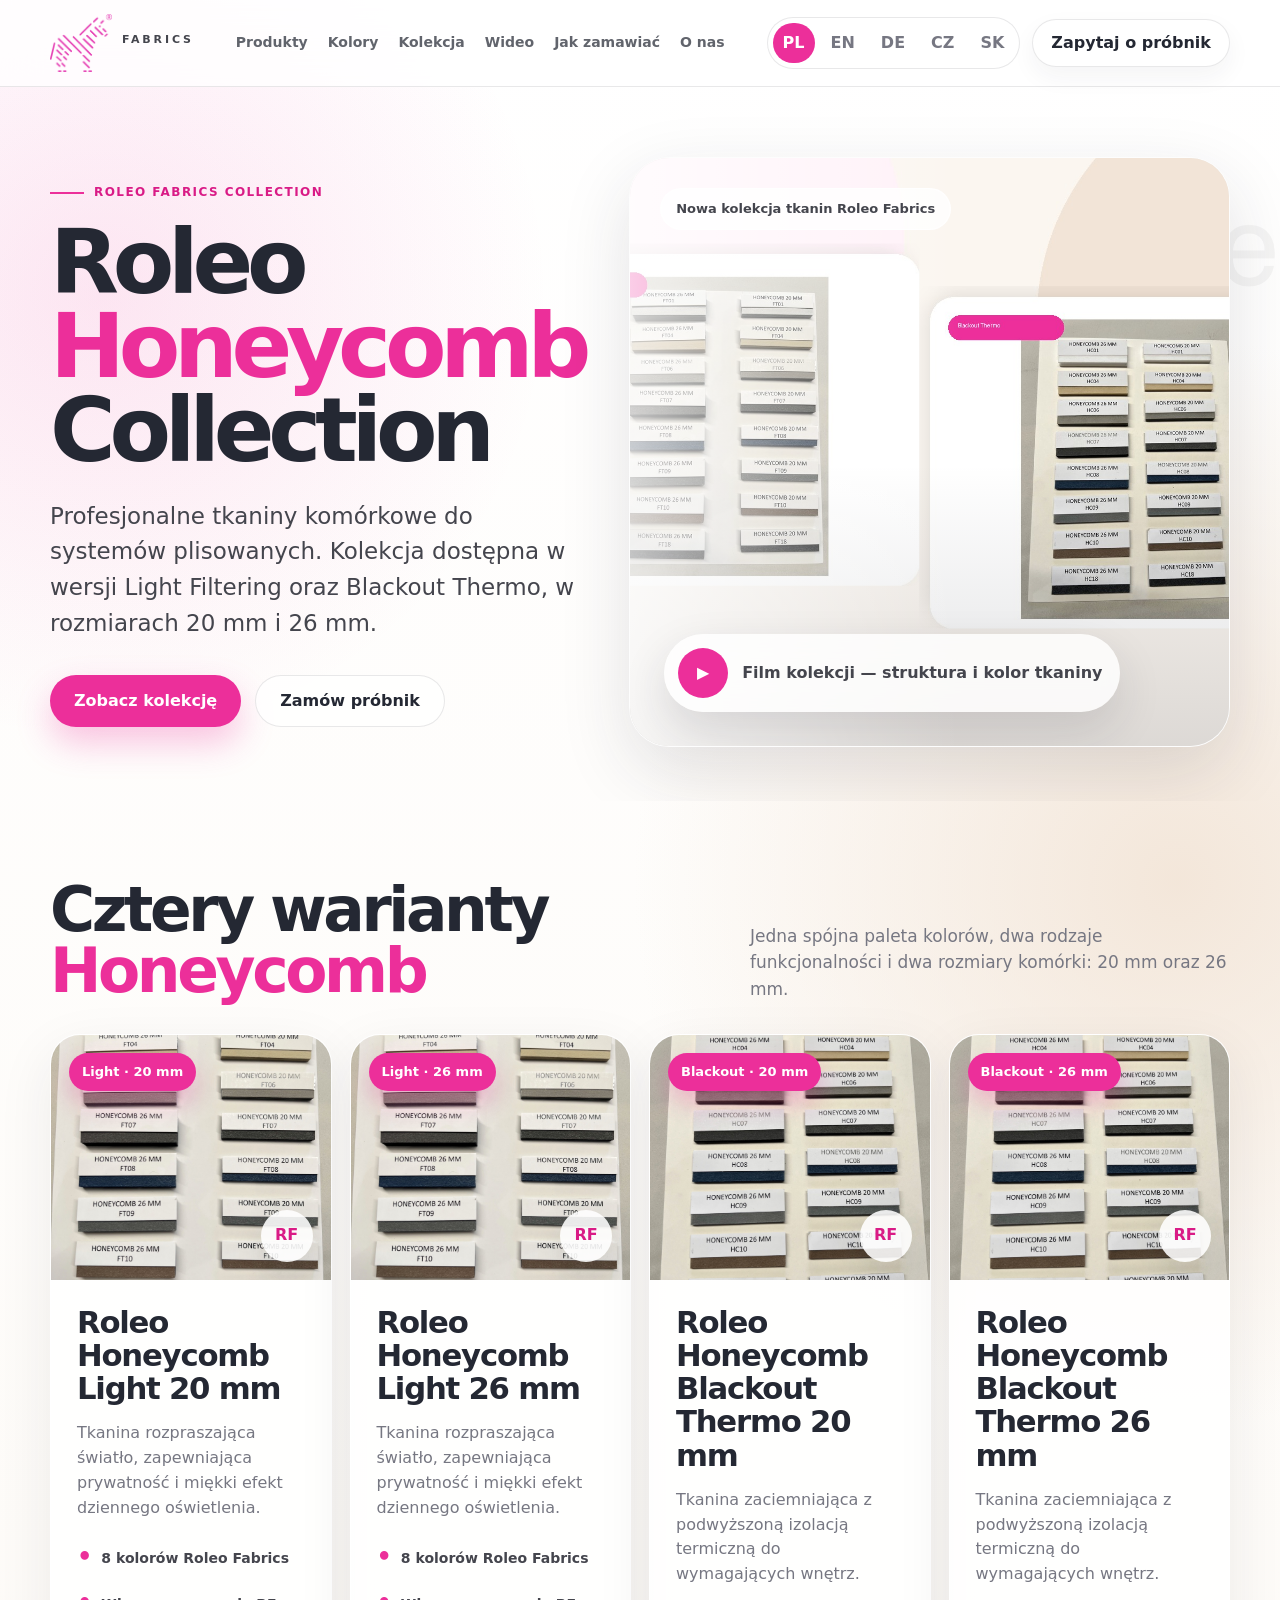
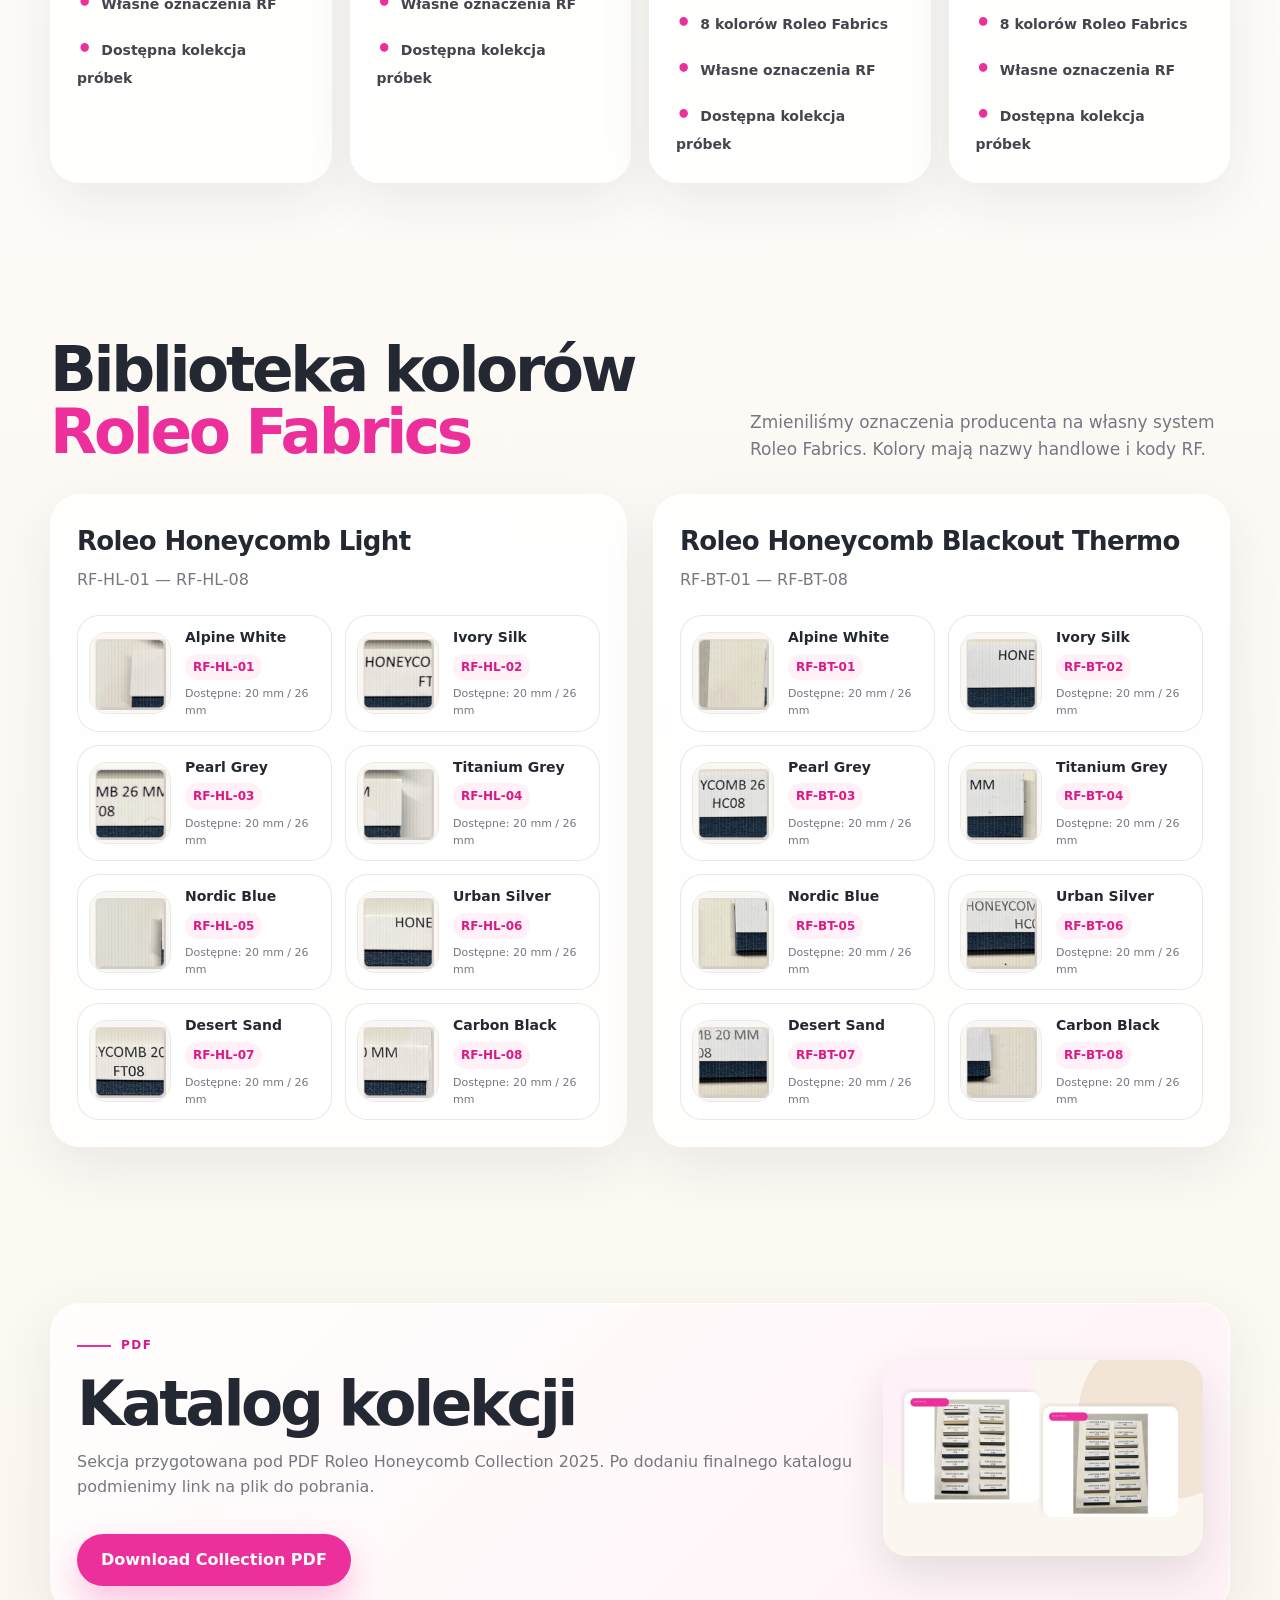
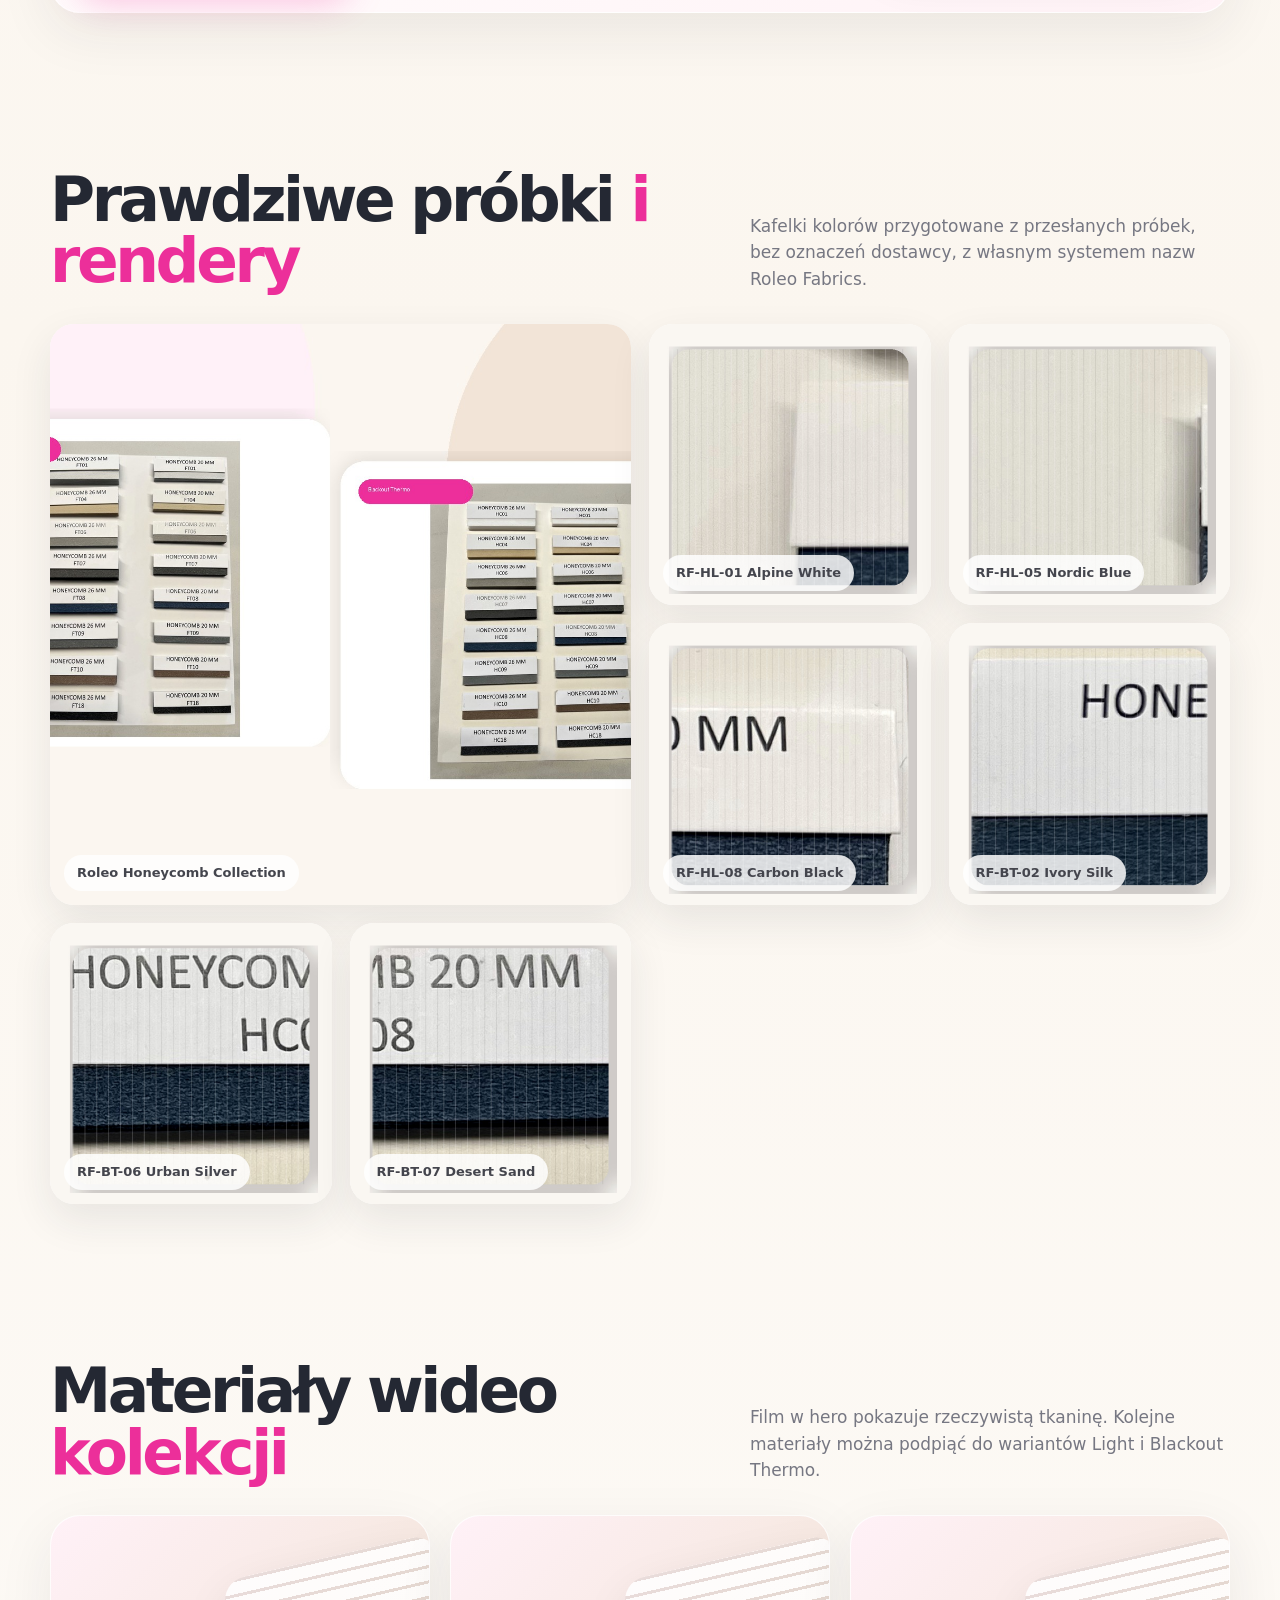
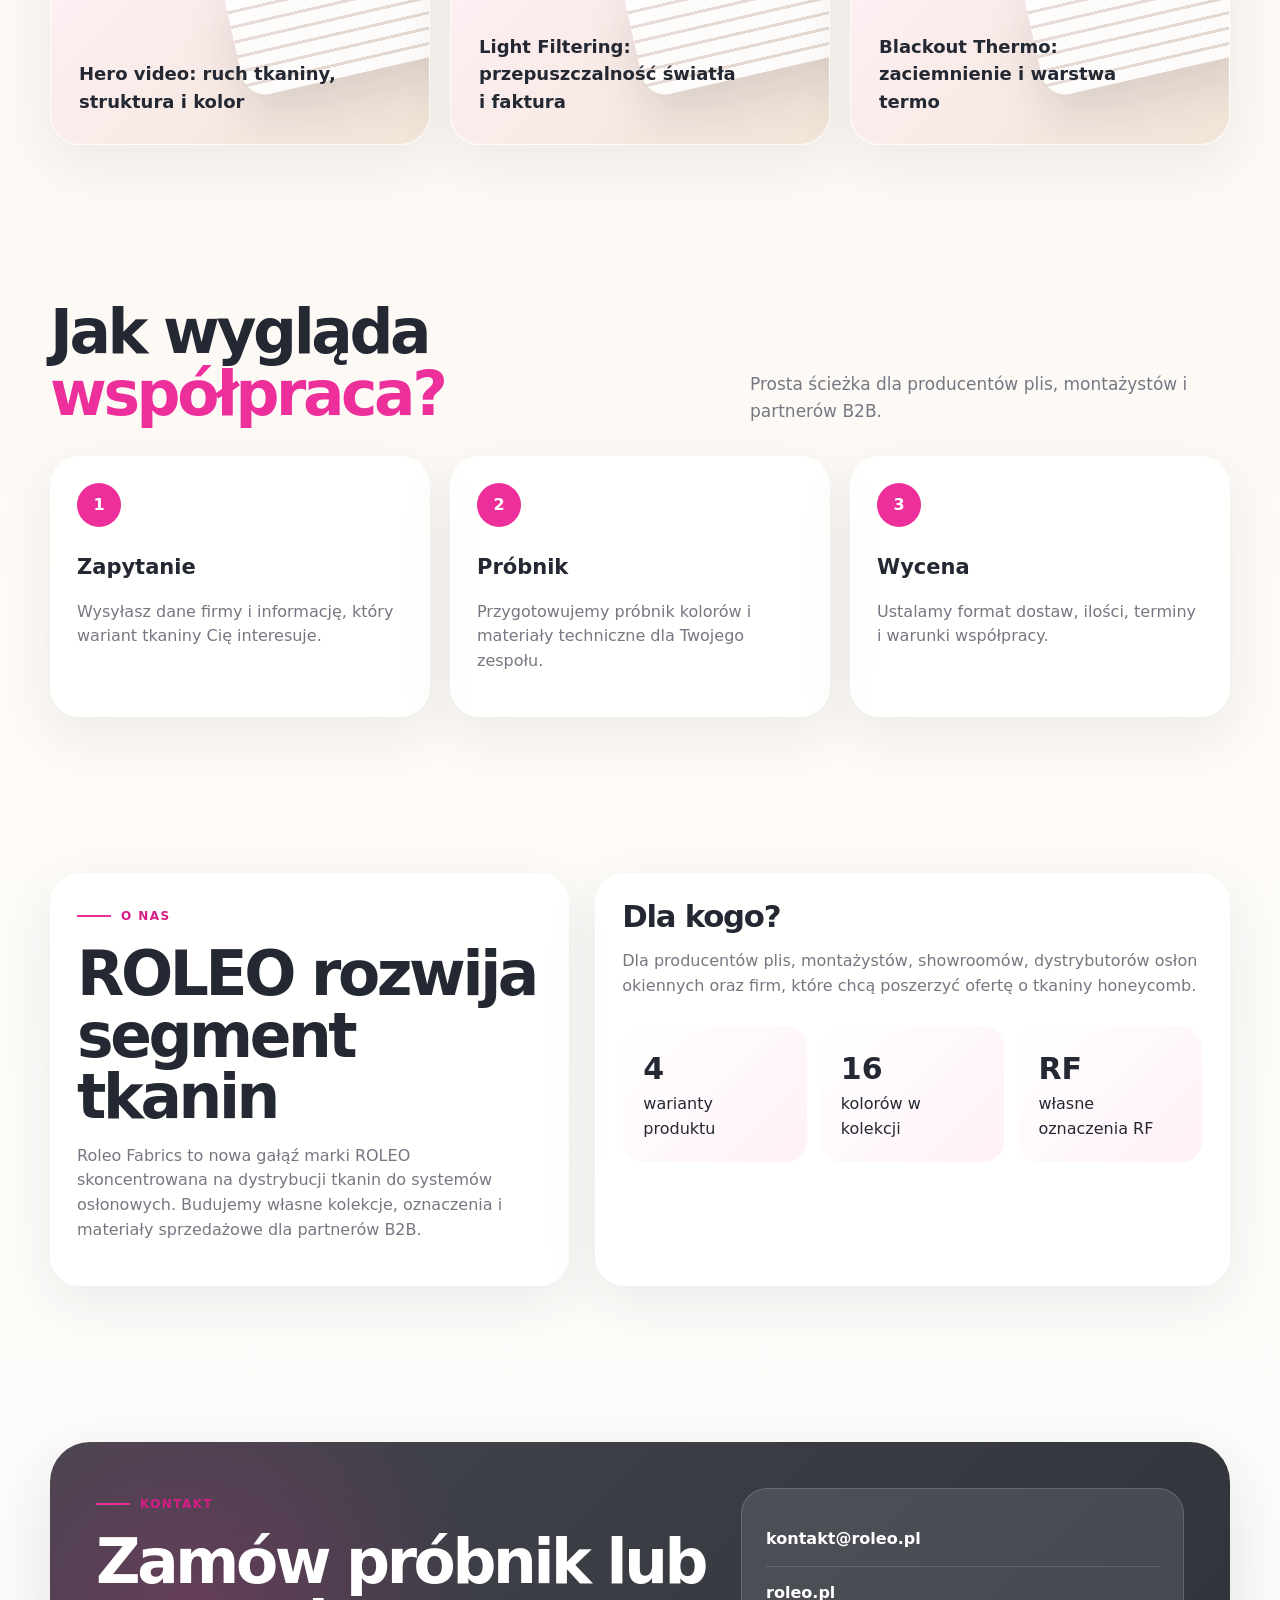
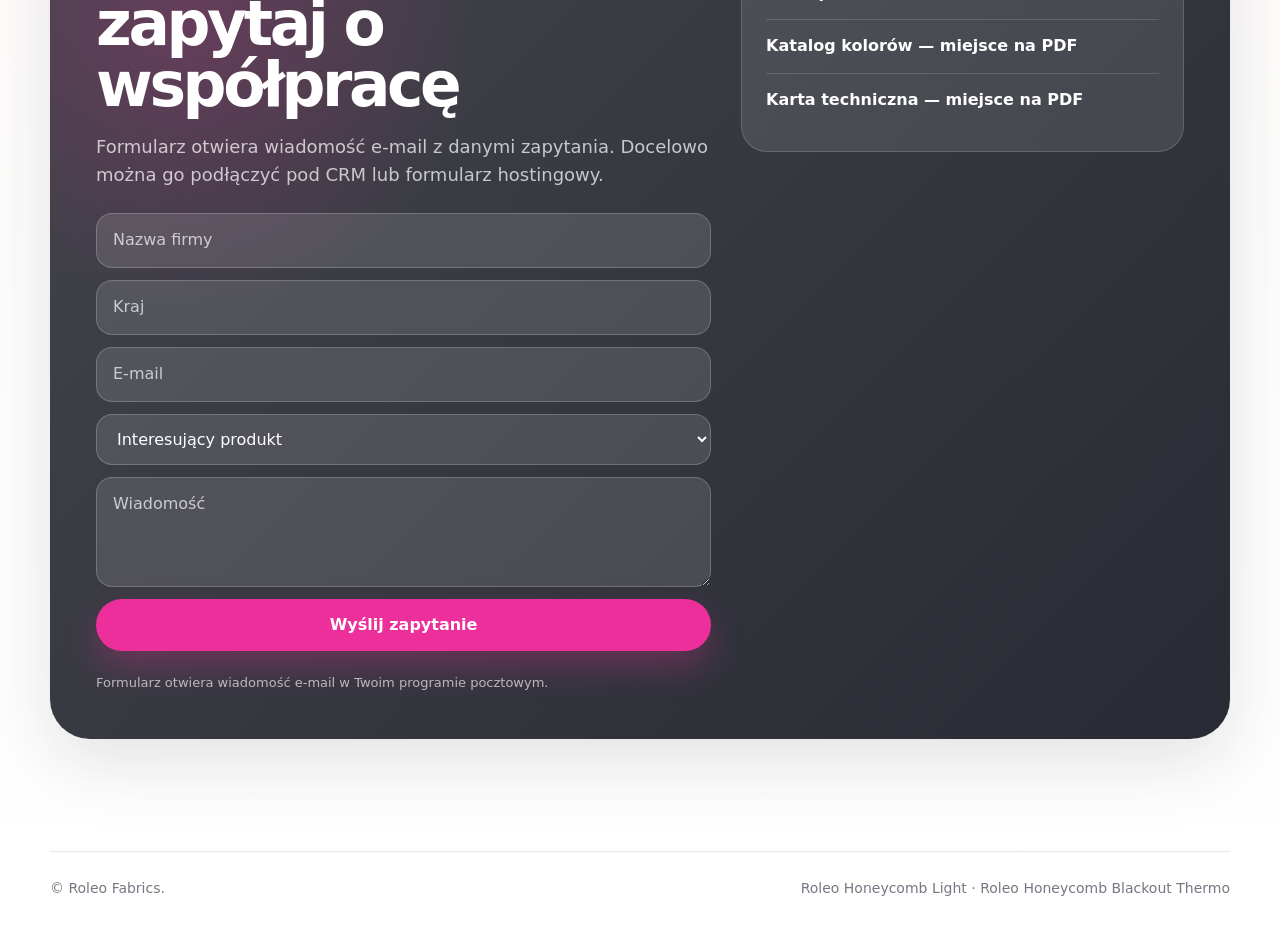
<file: index.html>
<!doctype html>
<html lang="pl">
<head>
<meta charset="utf-8">
<meta name="viewport" content="width=device-width, initial-scale=1">
<title>Roleo Fabrics — Roleo Honeycomb Collection</title>
<meta name="description" content="Roleo Honeycomb Collection — tkaniny komórkowe Light i Blackout Thermo w wariantach 20 mm i 26 mm dla producentów osłon okiennych.">
<link rel="stylesheet" href="./assets/css/style.css">
<link rel="alternate" hreflang="pl" href="/">
<link rel="alternate" hreflang="en" href="/en/">
<link rel="alternate" hreflang="de" href="/de/">
<link rel="alternate" hreflang="cs" href="/cs/">
<link rel="alternate" hreflang="sk" href="/sk/">
</head>
<body>
<header class="top"><div class="container nav"><a class="brand" href="#start"><img src="./assets/images/roleo-logo.png" alt="Roleo"><small>FABRICS</small></a><nav class="links"><a href="#produkty">Produkty</a><a href="#kolory">Kolory</a><a href="#galeria">Kolekcja</a><a href="#wideo">Wideo</a><a href="#wspolpraca">Jak zamawiać</a><a href="#onas">O nas</a></nav><div class="nav-actions"><div class="lang"><a class="active" href="./">PL</a><a class="" href="./en/">EN</a><a class="" href="./de/">DE</a><a class="" href="./cs/">CZ</a><a class="" href="./sk/">SK</a></div><a class="nav-cta" href="#kontakt">Zapytaj o próbnik</a></div></div></header>
<main id="start">
<section class="hero"><img class="zebra-bg" src="./assets/images/roleo-zebra.png" alt=""><div class="container hero-grid"><div><div class="eyebrow">Roleo Fabrics Collection</div><h1>Roleo <span>Honeycomb</span> Collection</h1><p class="lead">Profesjonalne tkaniny komórkowe do systemów plisowanych. Kolekcja dostępna w wersji Light Filtering oraz Blackout Thermo, w rozmiarach 20 mm i 26 mm.</p><div class="actions"><a class="btn primary" href="#produkty">Zobacz kolekcję</a><a class="btn ghost" href="#kontakt">Zamów próbnik</a></div></div><aside class="hero-media"><video autoplay muted loop playsinline poster="./assets/images/honeycomb-collection-visual.jpg"><source src="./assets/videos/hero-video.mp4" type="video/mp4"></video><span class="badge">Nowa kolekcja tkanin Roleo Fabrics</span><div class="play"><b>▶</b><span>Film kolekcji — struktura i kolor tkaniny</span></div></aside></div></section>
<section id="produkty"><div class="container"><div class="section-title"><h2>Cztery warianty <span>Honeycomb</span></h2><p>Jedna spójna paleta kolorów, dwa rodzaje funkcjonalności i dwa rozmiary komórki: 20 mm oraz 26 mm.</p></div><div class="product-grid">
<article class="product"><div class="product-media"><img src="./assets/images/honeycomb-light-overview.jpg" alt="Roleo Honeycomb Light 20 mm"><span class="tag">Light · 20 mm</span><span class="mini">RF</span></div><div class="body"><h3>Roleo Honeycomb Light 20 mm</h3><p>Tkanina rozpraszająca światło, zapewniająca prywatność i miękki efekt dziennego oświetlenia.</p><ul><li>8 kolorów Roleo Fabrics</li><li>Własne oznaczenia RF</li><li>Dostępna kolekcja próbek</li></ul></div></article>
<article class="product"><div class="product-media"><img src="./assets/images/honeycomb-light-overview.jpg" alt="Roleo Honeycomb Light 26 mm"><span class="tag">Light · 26 mm</span><span class="mini">RF</span></div><div class="body"><h3>Roleo Honeycomb Light 26 mm</h3><p>Tkanina rozpraszająca światło, zapewniająca prywatność i miękki efekt dziennego oświetlenia.</p><ul><li>8 kolorów Roleo Fabrics</li><li>Własne oznaczenia RF</li><li>Dostępna kolekcja próbek</li></ul></div></article>
<article class="product"><div class="product-media"><img src="./assets/images/honeycomb-blackout-overview.jpg" alt="Roleo Honeycomb Blackout Thermo 20 mm"><span class="tag">Blackout · 20 mm</span><span class="mini">RF</span></div><div class="body"><h3>Roleo Honeycomb Blackout Thermo 20 mm</h3><p>Tkanina zaciemniająca z podwyższoną izolacją termiczną do wymagających wnętrz.</p><ul><li>8 kolorów Roleo Fabrics</li><li>Własne oznaczenia RF</li><li>Dostępna kolekcja próbek</li></ul></div></article>
<article class="product"><div class="product-media"><img src="./assets/images/honeycomb-blackout-overview.jpg" alt="Roleo Honeycomb Blackout Thermo 26 mm"><span class="tag">Blackout · 26 mm</span><span class="mini">RF</span></div><div class="body"><h3>Roleo Honeycomb Blackout Thermo 26 mm</h3><p>Tkanina zaciemniająca z podwyższoną izolacją termiczną do wymagających wnętrz.</p><ul><li>8 kolorów Roleo Fabrics</li><li>Własne oznaczenia RF</li><li>Dostępna kolekcja próbek</li></ul></div></article>
</div></div></section>
<section id="kolory"><div class="container"><div class="section-title"><h2>Biblioteka kolorów <span>Roleo Fabrics</span></h2><p>Zmieniliśmy oznaczenia producenta na własny system Roleo Fabrics. Kolory mają nazwy handlowe i kody RF.</p></div><div class="palette"><div class="palette-card"><h4>Roleo Honeycomb Light</h4><p>RF-HL-01 — RF-HL-08</p><div class="swatches">
        <article class="swatch-card">
          <img src="./assets/images/swatches/rf-hl-01.jpg" alt="Alpine White">
          <div><b>Alpine White</b><code>RF-HL-01</code><span>Dostępne: 20 mm / 26 mm</span></div>
        </article>

        <article class="swatch-card">
          <img src="./assets/images/swatches/rf-hl-02.jpg" alt="Ivory Silk">
          <div><b>Ivory Silk</b><code>RF-HL-02</code><span>Dostępne: 20 mm / 26 mm</span></div>
        </article>

        <article class="swatch-card">
          <img src="./assets/images/swatches/rf-hl-03.jpg" alt="Pearl Grey">
          <div><b>Pearl Grey</b><code>RF-HL-03</code><span>Dostępne: 20 mm / 26 mm</span></div>
        </article>

        <article class="swatch-card">
          <img src="./assets/images/swatches/rf-hl-04.jpg" alt="Titanium Grey">
          <div><b>Titanium Grey</b><code>RF-HL-04</code><span>Dostępne: 20 mm / 26 mm</span></div>
        </article>

        <article class="swatch-card">
          <img src="./assets/images/swatches/rf-hl-05.jpg" alt="Nordic Blue">
          <div><b>Nordic Blue</b><code>RF-HL-05</code><span>Dostępne: 20 mm / 26 mm</span></div>
        </article>

        <article class="swatch-card">
          <img src="./assets/images/swatches/rf-hl-06.jpg" alt="Urban Silver">
          <div><b>Urban Silver</b><code>RF-HL-06</code><span>Dostępne: 20 mm / 26 mm</span></div>
        </article>

        <article class="swatch-card">
          <img src="./assets/images/swatches/rf-hl-07.jpg" alt="Desert Sand">
          <div><b>Desert Sand</b><code>RF-HL-07</code><span>Dostępne: 20 mm / 26 mm</span></div>
        </article>

        <article class="swatch-card">
          <img src="./assets/images/swatches/rf-hl-08.jpg" alt="Carbon Black">
          <div><b>Carbon Black</b><code>RF-HL-08</code><span>Dostępne: 20 mm / 26 mm</span></div>
        </article></div></div><div class="palette-card"><h4>Roleo Honeycomb Blackout Thermo</h4><p>RF-BT-01 — RF-BT-08</p><div class="swatches">
        <article class="swatch-card">
          <img src="./assets/images/swatches/rf-bt-01.jpg" alt="Alpine White">
          <div><b>Alpine White</b><code>RF-BT-01</code><span>Dostępne: 20 mm / 26 mm</span></div>
        </article>

        <article class="swatch-card">
          <img src="./assets/images/swatches/rf-bt-02.jpg" alt="Ivory Silk">
          <div><b>Ivory Silk</b><code>RF-BT-02</code><span>Dostępne: 20 mm / 26 mm</span></div>
        </article>

        <article class="swatch-card">
          <img src="./assets/images/swatches/rf-bt-03.jpg" alt="Pearl Grey">
          <div><b>Pearl Grey</b><code>RF-BT-03</code><span>Dostępne: 20 mm / 26 mm</span></div>
        </article>

        <article class="swatch-card">
          <img src="./assets/images/swatches/rf-bt-04.jpg" alt="Titanium Grey">
          <div><b>Titanium Grey</b><code>RF-BT-04</code><span>Dostępne: 20 mm / 26 mm</span></div>
        </article>

        <article class="swatch-card">
          <img src="./assets/images/swatches/rf-bt-05.jpg" alt="Nordic Blue">
          <div><b>Nordic Blue</b><code>RF-BT-05</code><span>Dostępne: 20 mm / 26 mm</span></div>
        </article>

        <article class="swatch-card">
          <img src="./assets/images/swatches/rf-bt-06.jpg" alt="Urban Silver">
          <div><b>Urban Silver</b><code>RF-BT-06</code><span>Dostępne: 20 mm / 26 mm</span></div>
        </article>

        <article class="swatch-card">
          <img src="./assets/images/swatches/rf-bt-07.jpg" alt="Desert Sand">
          <div><b>Desert Sand</b><code>RF-BT-07</code><span>Dostępne: 20 mm / 26 mm</span></div>
        </article>

        <article class="swatch-card">
          <img src="./assets/images/swatches/rf-bt-08.jpg" alt="Carbon Black">
          <div><b>Carbon Black</b><code>RF-BT-08</code><span>Dostępne: 20 mm / 26 mm</span></div>
        </article></div></div></div></div></section>
<section><div class="container"><div class="download-card"><div><div class="eyebrow">PDF</div><h2>Katalog kolekcji</h2><p>Sekcja przygotowana pod PDF Roleo Honeycomb Collection 2025. Po dodaniu finalnego katalogu podmienimy link na plik do pobrania.</p><div class="actions"><a class="btn primary" href="#kontakt">Download Collection PDF</a></div></div><img src="./assets/images/honeycomb-collection-visual.jpg" alt="Roleo Honeycomb Collection"></div></div></section>
<section id="galeria"><div class="container"><div class="section-title"><h2>Prawdziwe próbki <span>i rendery</span></h2><p>Kafelki kolorów przygotowane z przesłanych próbek, bez oznaczeń dostawcy, z własnym systemem nazw Roleo Fabrics.</p></div><div class="gallery"><figure class="fabric-shot"><img src="./assets/images/honeycomb-collection-visual.jpg" alt="Roleo Honeycomb Collection"><figcaption>Roleo Honeycomb Collection</figcaption></figure><figure class="fabric-shot"><img src="./assets/images/swatches/rf-hl-01.jpg" alt="RF-HL-01 Alpine White"><figcaption>RF-HL-01 Alpine White</figcaption></figure><figure class="fabric-shot"><img src="./assets/images/swatches/rf-hl-05.jpg" alt="RF-HL-05 Nordic Blue"><figcaption>RF-HL-05 Nordic Blue</figcaption></figure><figure class="fabric-shot"><img src="./assets/images/swatches/rf-hl-08.jpg" alt="RF-HL-08 Carbon Black"><figcaption>RF-HL-08 Carbon Black</figcaption></figure><figure class="fabric-shot"><img src="./assets/images/swatches/rf-bt-02.jpg" alt="RF-BT-02 Ivory Silk"><figcaption>RF-BT-02 Ivory Silk</figcaption></figure><figure class="fabric-shot"><img src="./assets/images/swatches/rf-bt-06.jpg" alt="RF-BT-06 Urban Silver"><figcaption>RF-BT-06 Urban Silver</figcaption></figure><figure class="fabric-shot"><img src="./assets/images/swatches/rf-bt-07.jpg" alt="RF-BT-07 Desert Sand"><figcaption>RF-BT-07 Desert Sand</figcaption></figure></div></div></section>
<section id="wideo"><div class="container"><div class="section-title"><h2>Materiały wideo <span>kolekcji</span></h2><p>Film w hero pokazuje rzeczywistą tkaninę. Kolejne materiały można podpiąć do wariantów Light i Blackout Thermo.</p></div><div class="media-row"><div class="media-box"><strong>Hero video: ruch tkaniny, struktura i kolor</strong></div><div class="media-box"><strong>Light Filtering: przepuszczalność światła i faktura</strong></div><div class="media-box"><strong>Blackout Thermo: zaciemnienie i warstwa termo</strong></div></div></div></section>
<section id="wspolpraca"><div class="container"><div class="section-title"><h2>Jak wygląda <span>współpraca?</span></h2><p>Prosta ścieżka dla producentów plis, montażystów i partnerów B2B.</p></div><div class="steps"><article class="step"><b>1</b><h4>Zapytanie</h4><p>Wysyłasz dane firmy i informację, który wariant tkaniny Cię interesuje.</p></article><article class="step"><b>2</b><h4>Próbnik</h4><p>Przygotowujemy próbnik kolorów i materiały techniczne dla Twojego zespołu.</p></article><article class="step"><b>3</b><h4>Wycena</h4><p>Ustalamy format dostaw, ilości, terminy i warunki współpracy.</p></article></div></div></section>
<section id="onas"><div class="container about"><div class="about-card"><div class="eyebrow">O nas</div><h2>ROLEO rozwija segment tkanin</h2><p>Roleo Fabrics to nowa gałąź marki ROLEO skoncentrowana na dystrybucji tkanin do systemów osłonowych. Budujemy własne kolekcje, oznaczenia i materiały sprzedażowe dla partnerów B2B.</p></div><div class="about-card"><h3>Dla kogo?</h3><p>Dla producentów plis, montażystów, showroomów, dystrybutorów osłon okiennych oraz firm, które chcą poszerzyć ofertę o tkaniny honeycomb.</p><div class="stats"><div class="stat"><strong>4</strong><span>warianty produktu</span></div><div class="stat"><strong>16</strong><span>kolorów w kolekcji</span></div><div class="stat"><strong>RF</strong><span>własne oznaczenia RF</span></div></div></div></div></section>
<section id="kontakt"><div class="container"><div class="contact"><div><div class="eyebrow">Kontakt</div><h2>Zamów próbnik lub zapytaj o współpracę</h2><p>Formularz otwiera wiadomość e-mail z danymi zapytania. Docelowo można go podłączyć pod CRM lub formularz hostingowy.</p><form class="form" data-contact><input name="company" placeholder="Nazwa firmy"><input name="country" placeholder="Kraj"><input type="email" name="email" placeholder="E-mail"><select name="product"><option>Interesujący produkt</option><option>Roleo Honeycomb Light 20 mm</option><option>Roleo Honeycomb Light 26 mm</option><option>Roleo Honeycomb Blackout Thermo 20 mm</option><option>Roleo Honeycomb Blackout Thermo 26 mm</option></select><textarea name="message" placeholder="Wiadomość"></textarea><button class="btn primary" type="submit">Wyślij zapytanie</button><div class="form-note">Formularz otwiera wiadomość e-mail w Twoim programie pocztowym.</div></form></div><div class="contact-box"><a href="mailto:kontakt@roleo.pl">kontakt@roleo.pl</a><a href="https://roleo.pl">roleo.pl</a><a href="#">Katalog kolorów — miejsce na PDF</a><a href="#">Karta techniczna — miejsce na PDF</a></div></div></div></section>
</main>
<footer><div class="container"><span>© Roleo Fabrics.</span><span>Roleo Honeycomb Light · Roleo Honeycomb Blackout Thermo</span></div></footer>
<script src="./assets/js/main.js"></script>
</body></html>
</file>
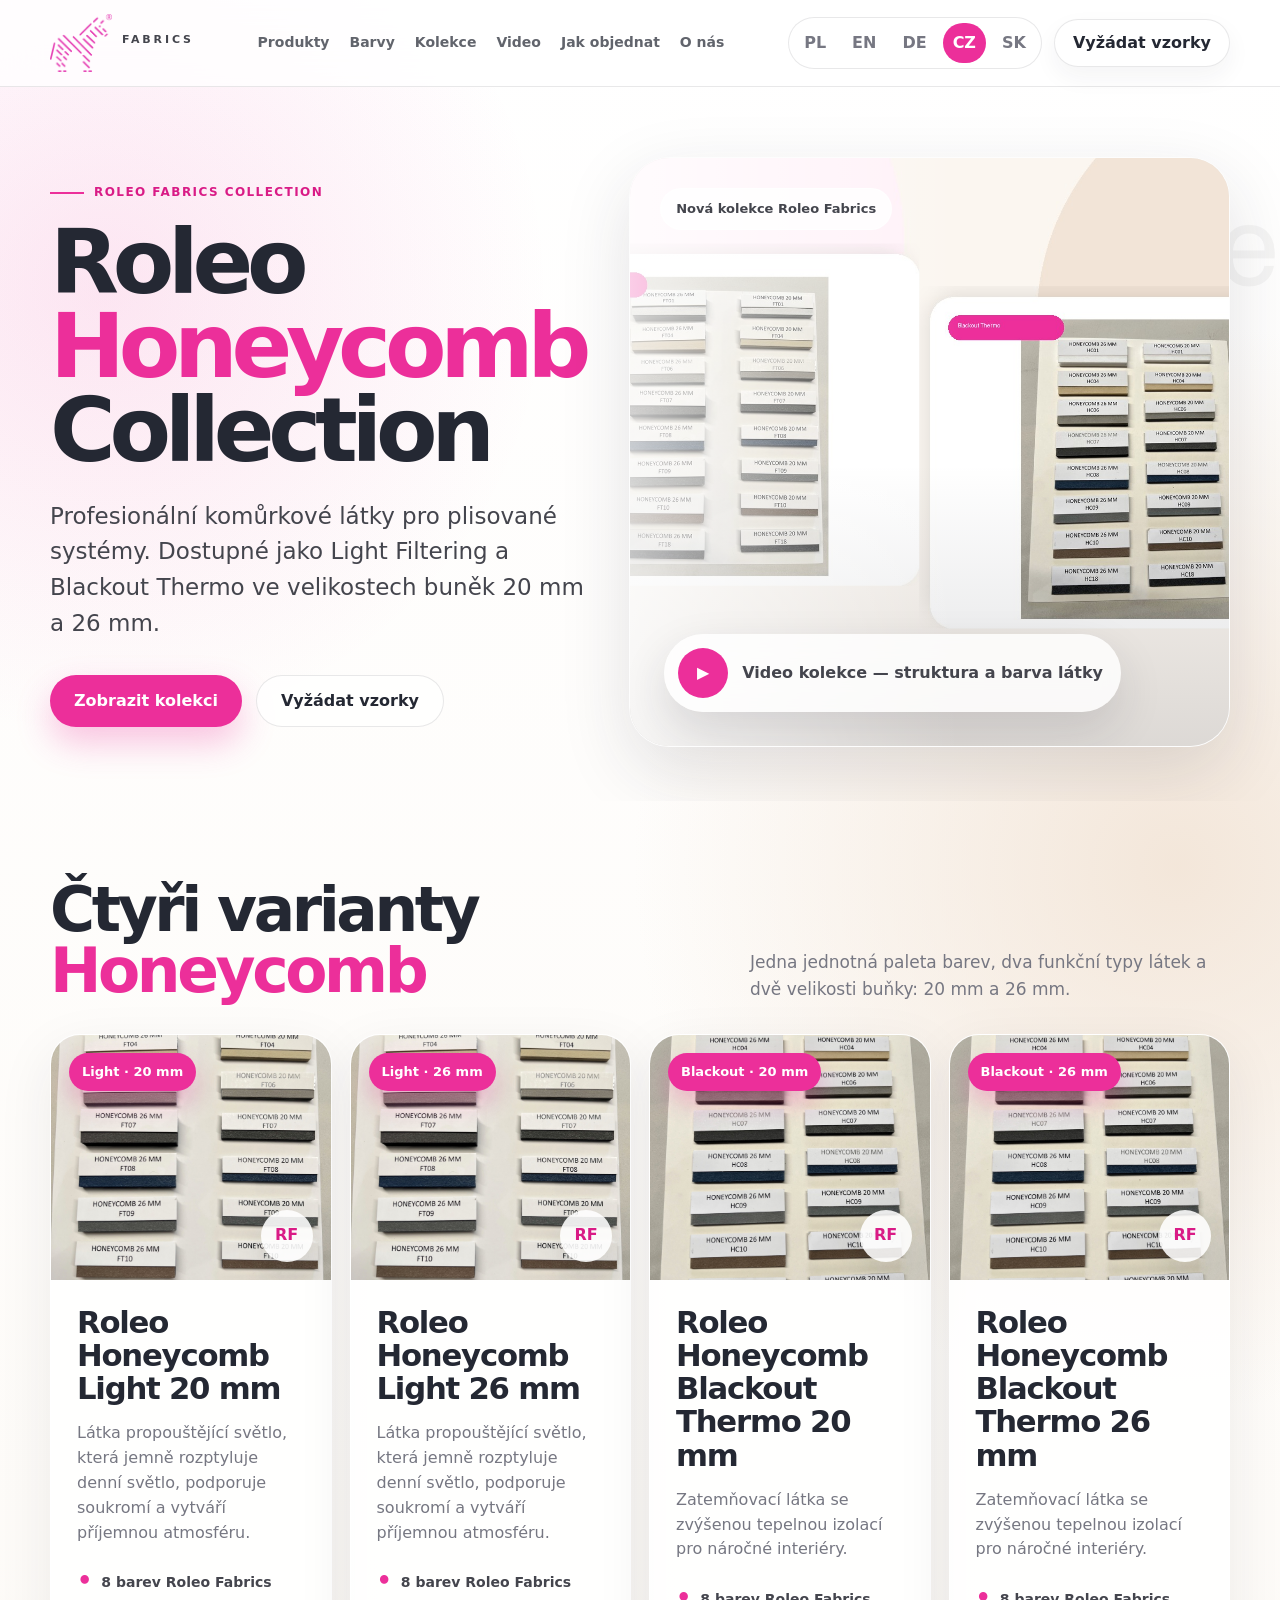
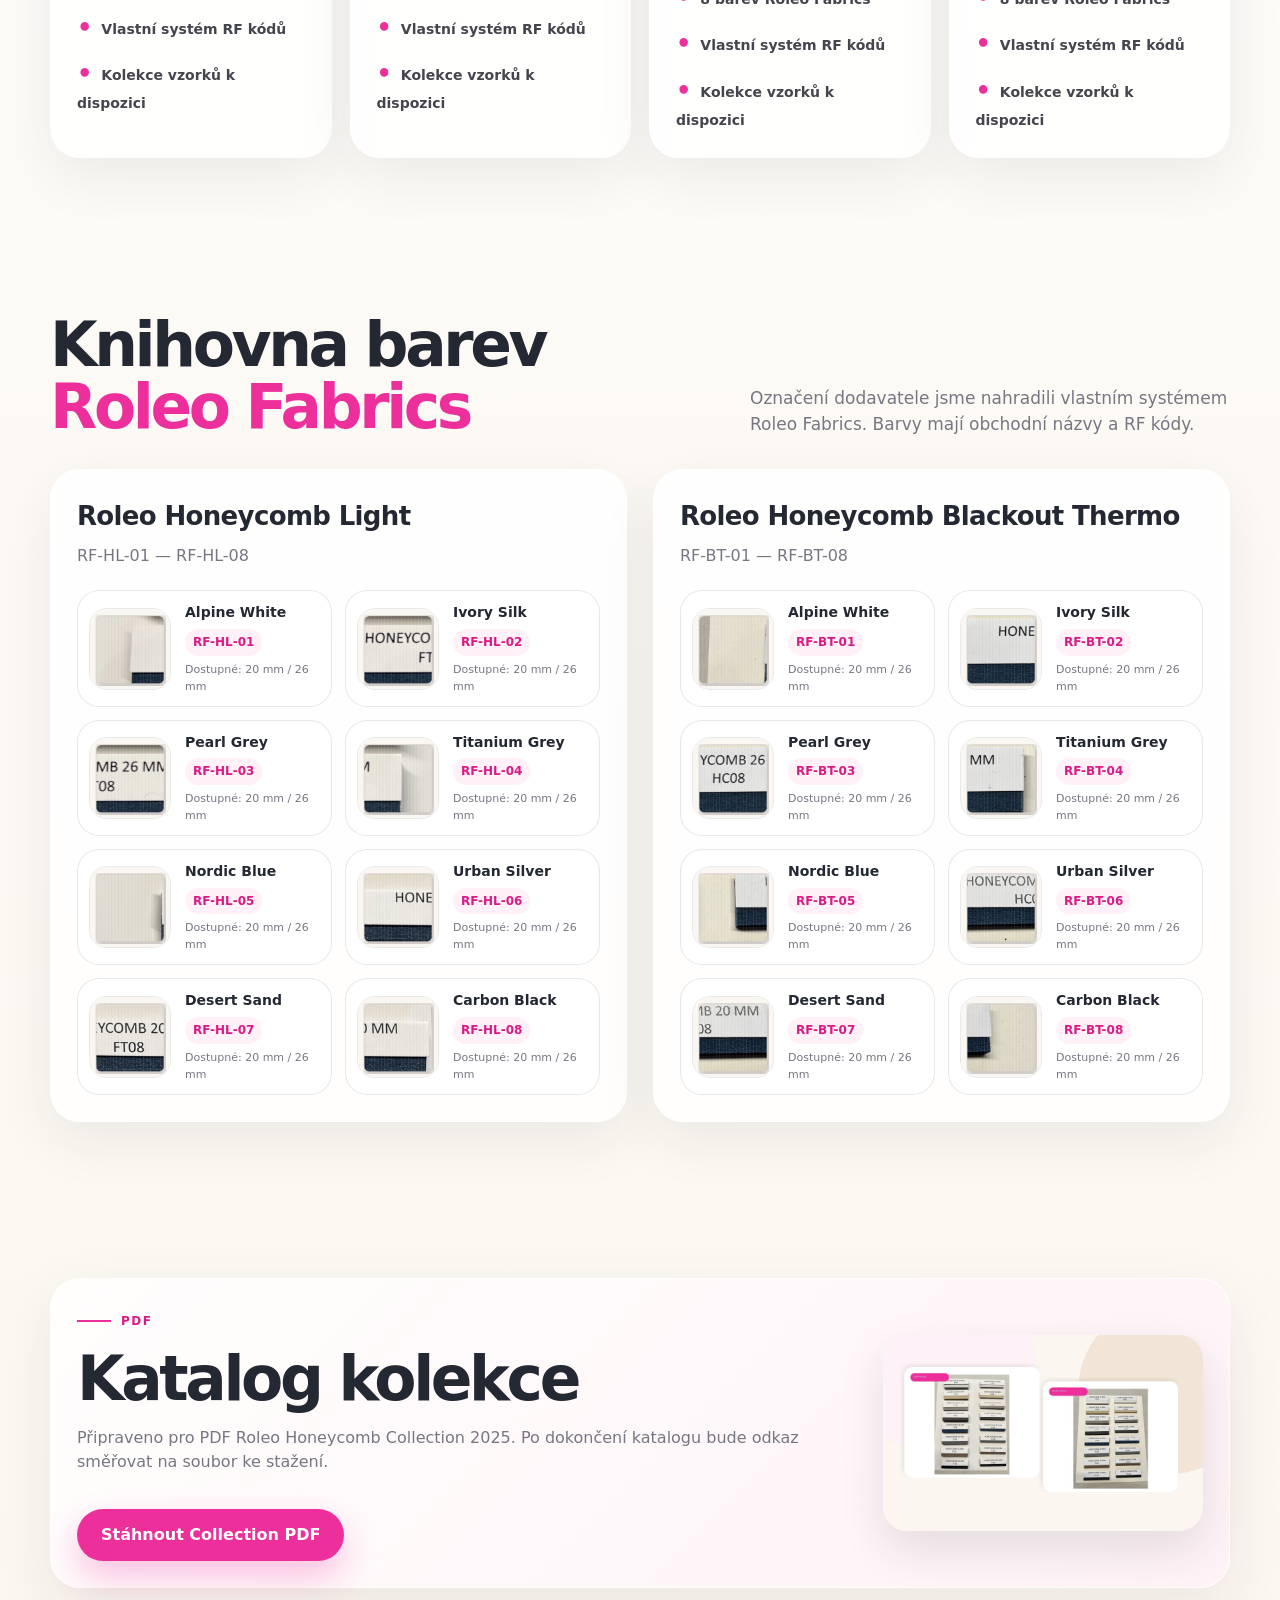
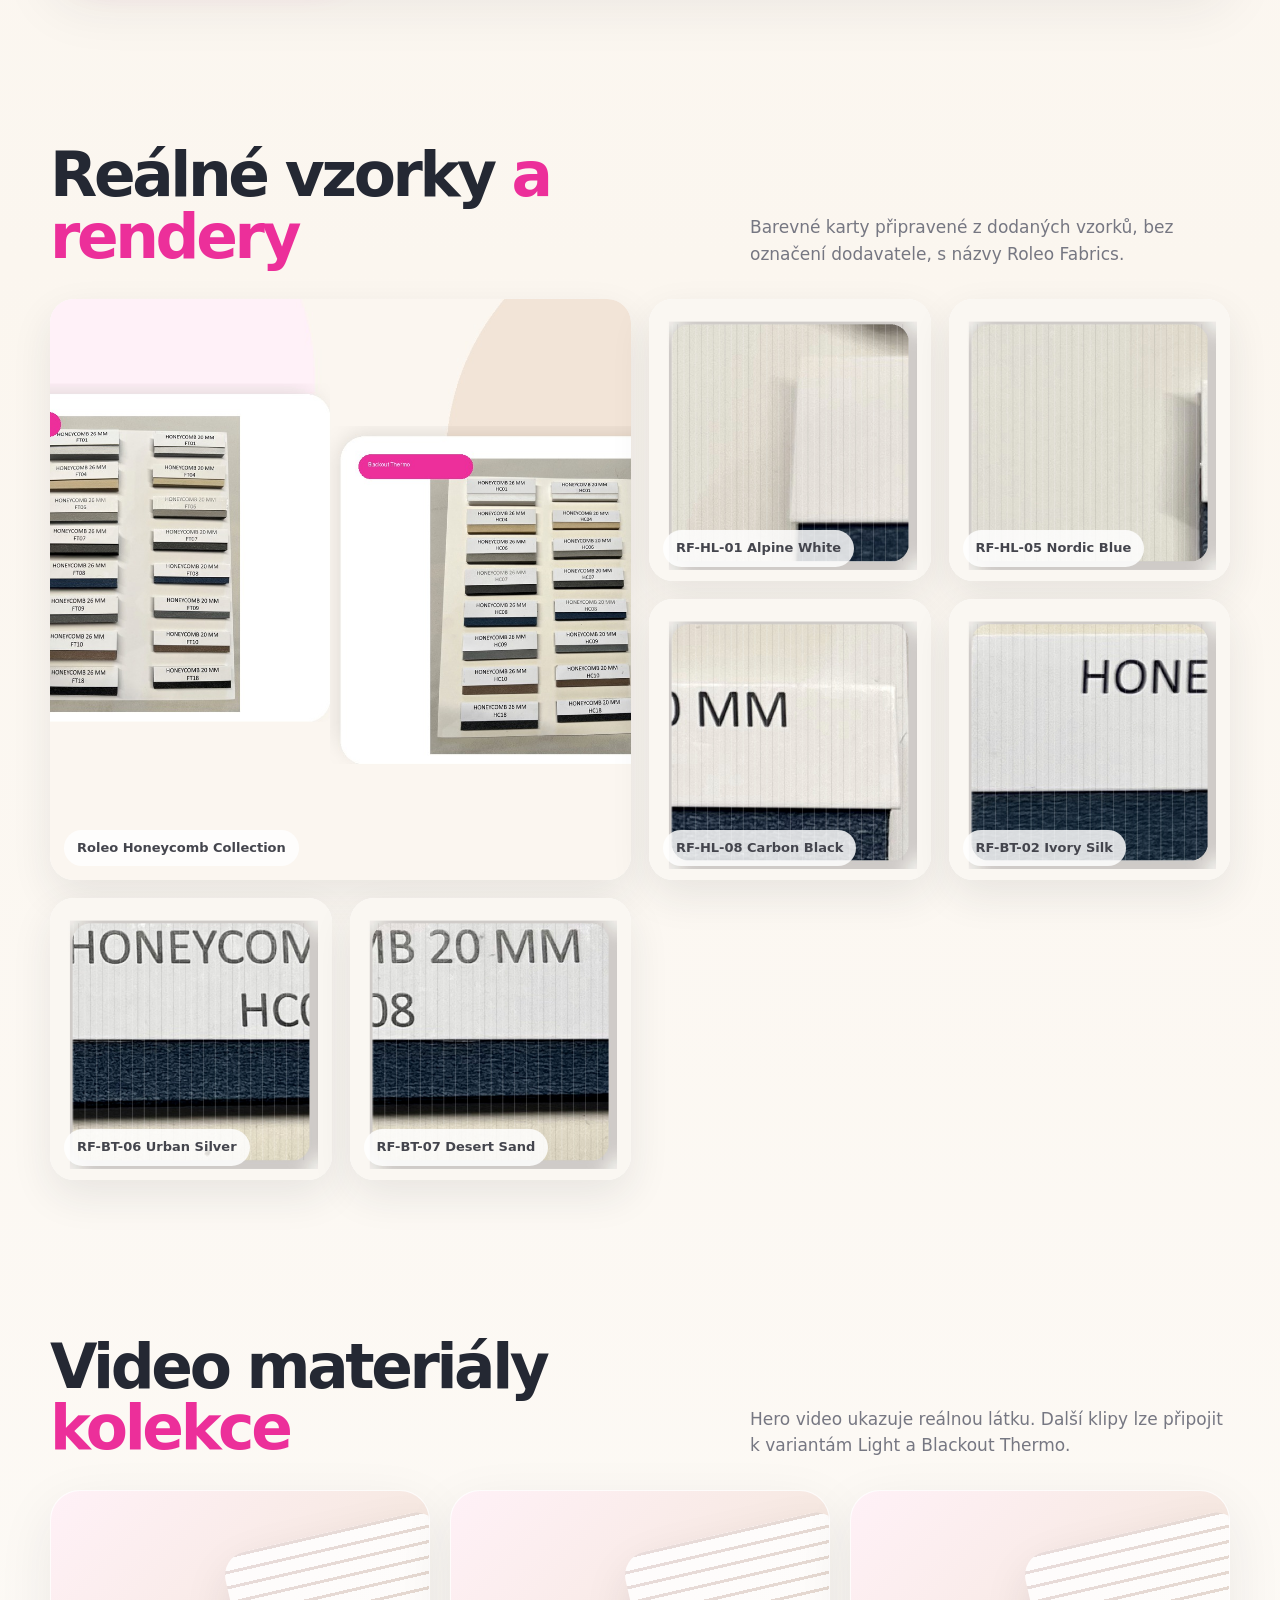
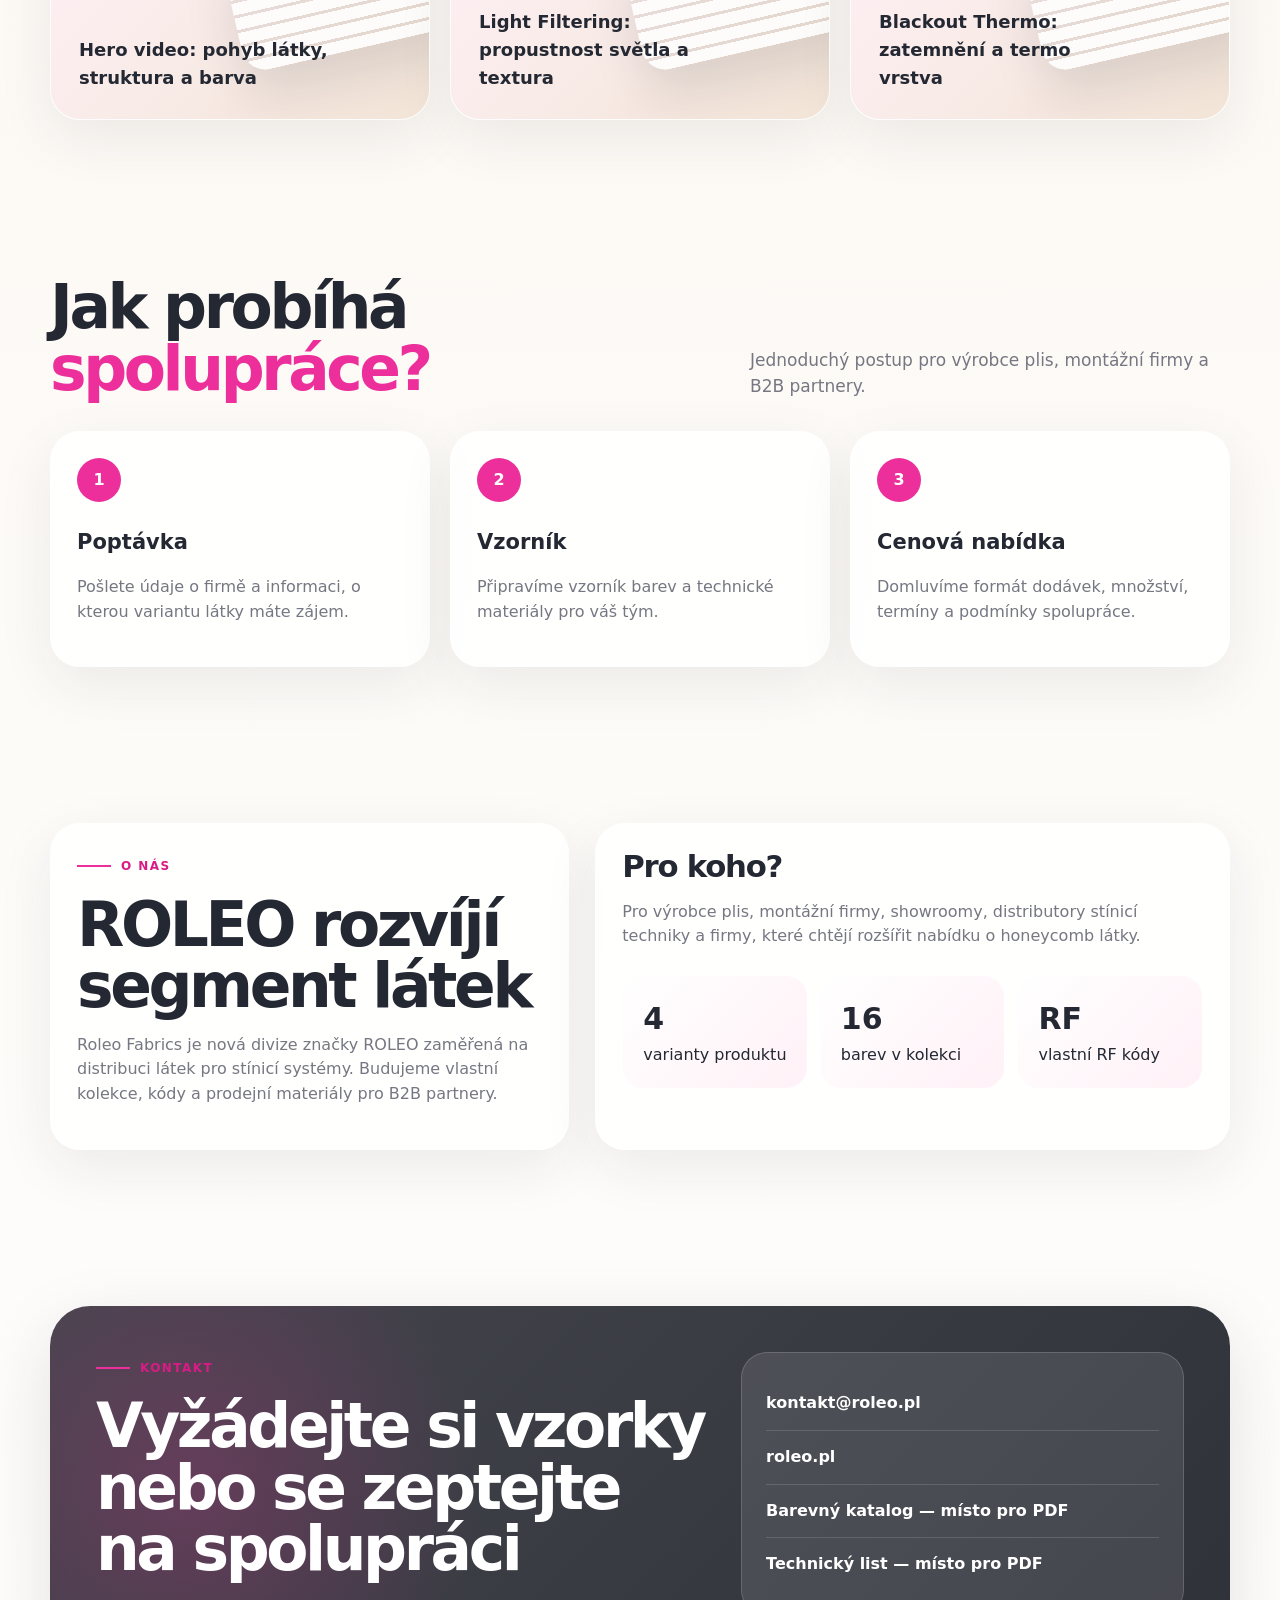
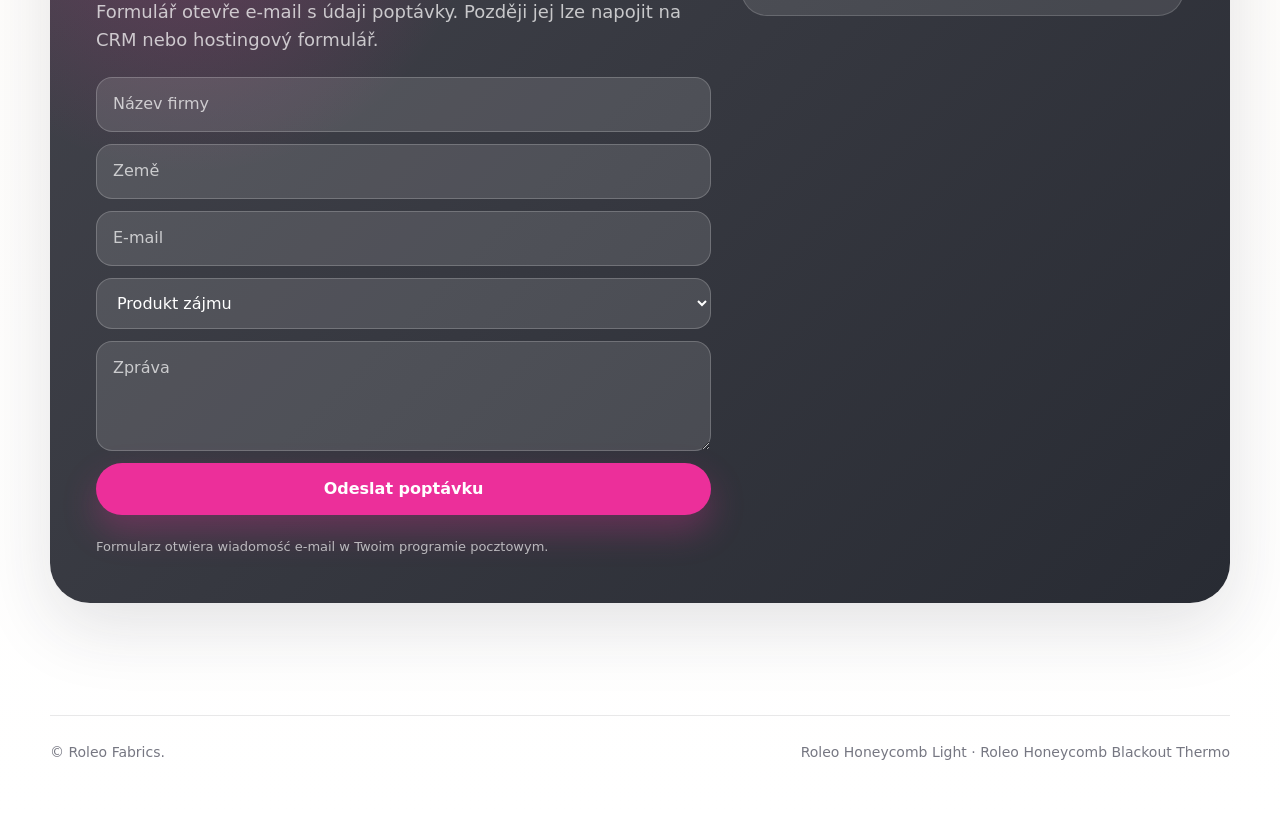
<file: cs/index.html>
<!doctype html>
<html lang="cs">
<head>
<meta charset="utf-8">
<meta name="viewport" content="width=device-width, initial-scale=1">
<title>Roleo Fabrics — Roleo Honeycomb Collection</title>
<meta name="description" content="Roleo Honeycomb Collection — komůrkové látky Light a Blackout Thermo ve verzích 20 mm a 26 mm pro výrobce stínicí techniky.">
<link rel="stylesheet" href="../assets/css/style.css">
<link rel="alternate" hreflang="pl" href="/">
<link rel="alternate" hreflang="en" href="/en/">
<link rel="alternate" hreflang="de" href="/de/">
<link rel="alternate" hreflang="cs" href="/cs/">
<link rel="alternate" hreflang="sk" href="/sk/">
</head>
<body>
<header class="top"><div class="container nav"><a class="brand" href="#start"><img src="../assets/images/roleo-logo.png" alt="Roleo"><small>FABRICS</small></a><nav class="links"><a href="#produkty">Produkty</a><a href="#kolory">Barvy</a><a href="#galeria">Kolekce</a><a href="#wideo">Video</a><a href="#wspolpraca">Jak objednat</a><a href="#onas">O nás</a></nav><div class="nav-actions"><div class="lang"><a class="" href="../">PL</a><a class="" href="../en/">EN</a><a class="" href="../de/">DE</a><a class="active" href="../cs/">CZ</a><a class="" href="../sk/">SK</a></div><a class="nav-cta" href="#kontakt">Vyžádat vzorky</a></div></div></header>
<main id="start">
<section class="hero"><img class="zebra-bg" src="../assets/images/roleo-zebra.png" alt=""><div class="container hero-grid"><div><div class="eyebrow">Roleo Fabrics Collection</div><h1>Roleo <span>Honeycomb</span> Collection</h1><p class="lead">Profesionální komůrkové látky pro plisované systémy. Dostupné jako Light Filtering a Blackout Thermo ve velikostech buněk 20 mm a 26 mm.</p><div class="actions"><a class="btn primary" href="#produkty">Zobrazit kolekci</a><a class="btn ghost" href="#kontakt">Vyžádat vzorky</a></div></div><aside class="hero-media"><video autoplay muted loop playsinline poster="../assets/images/honeycomb-collection-visual.jpg"><source src="../assets/videos/hero-video.mp4" type="video/mp4"></video><span class="badge">Nová kolekce Roleo Fabrics</span><div class="play"><b>▶</b><span>Video kolekce — struktura a barva látky</span></div></aside></div></section>
<section id="produkty"><div class="container"><div class="section-title"><h2>Čtyři varianty <span>Honeycomb</span></h2><p>Jedna jednotná paleta barev, dva funkční typy látek a dvě velikosti buňky: 20 mm a 26 mm.</p></div><div class="product-grid">
<article class="product"><div class="product-media"><img src="../assets/images/honeycomb-light-overview.jpg" alt="Roleo Honeycomb Light 20 mm"><span class="tag">Light · 20 mm</span><span class="mini">RF</span></div><div class="body"><h3>Roleo Honeycomb Light 20 mm</h3><p>Látka propouštějící světlo, která jemně rozptyluje denní světlo, podporuje soukromí a vytváří příjemnou atmosféru.</p><ul><li>8 barev Roleo Fabrics</li><li>Vlastní systém RF kódů</li><li>Kolekce vzorků k dispozici</li></ul></div></article>
<article class="product"><div class="product-media"><img src="../assets/images/honeycomb-light-overview.jpg" alt="Roleo Honeycomb Light 26 mm"><span class="tag">Light · 26 mm</span><span class="mini">RF</span></div><div class="body"><h3>Roleo Honeycomb Light 26 mm</h3><p>Látka propouštějící světlo, která jemně rozptyluje denní světlo, podporuje soukromí a vytváří příjemnou atmosféru.</p><ul><li>8 barev Roleo Fabrics</li><li>Vlastní systém RF kódů</li><li>Kolekce vzorků k dispozici</li></ul></div></article>
<article class="product"><div class="product-media"><img src="../assets/images/honeycomb-blackout-overview.jpg" alt="Roleo Honeycomb Blackout Thermo 20 mm"><span class="tag">Blackout · 20 mm</span><span class="mini">RF</span></div><div class="body"><h3>Roleo Honeycomb Blackout Thermo 20 mm</h3><p>Zatemňovací látka se zvýšenou tepelnou izolací pro náročné interiéry.</p><ul><li>8 barev Roleo Fabrics</li><li>Vlastní systém RF kódů</li><li>Kolekce vzorků k dispozici</li></ul></div></article>
<article class="product"><div class="product-media"><img src="../assets/images/honeycomb-blackout-overview.jpg" alt="Roleo Honeycomb Blackout Thermo 26 mm"><span class="tag">Blackout · 26 mm</span><span class="mini">RF</span></div><div class="body"><h3>Roleo Honeycomb Blackout Thermo 26 mm</h3><p>Zatemňovací látka se zvýšenou tepelnou izolací pro náročné interiéry.</p><ul><li>8 barev Roleo Fabrics</li><li>Vlastní systém RF kódů</li><li>Kolekce vzorků k dispozici</li></ul></div></article>
</div></div></section>
<section id="kolory"><div class="container"><div class="section-title"><h2>Knihovna barev <span>Roleo Fabrics</span></h2><p>Označení dodavatele jsme nahradili vlastním systémem Roleo Fabrics. Barvy mají obchodní názvy a RF kódy.</p></div><div class="palette"><div class="palette-card"><h4>Roleo Honeycomb Light</h4><p>RF-HL-01 — RF-HL-08</p><div class="swatches">
        <article class="swatch-card">
          <img src="../assets/images/swatches/rf-hl-01.jpg" alt="Alpine White">
          <div><b>Alpine White</b><code>RF-HL-01</code><span>Dostupné: 20 mm / 26 mm</span></div>
        </article>

        <article class="swatch-card">
          <img src="../assets/images/swatches/rf-hl-02.jpg" alt="Ivory Silk">
          <div><b>Ivory Silk</b><code>RF-HL-02</code><span>Dostupné: 20 mm / 26 mm</span></div>
        </article>

        <article class="swatch-card">
          <img src="../assets/images/swatches/rf-hl-03.jpg" alt="Pearl Grey">
          <div><b>Pearl Grey</b><code>RF-HL-03</code><span>Dostupné: 20 mm / 26 mm</span></div>
        </article>

        <article class="swatch-card">
          <img src="../assets/images/swatches/rf-hl-04.jpg" alt="Titanium Grey">
          <div><b>Titanium Grey</b><code>RF-HL-04</code><span>Dostupné: 20 mm / 26 mm</span></div>
        </article>

        <article class="swatch-card">
          <img src="../assets/images/swatches/rf-hl-05.jpg" alt="Nordic Blue">
          <div><b>Nordic Blue</b><code>RF-HL-05</code><span>Dostupné: 20 mm / 26 mm</span></div>
        </article>

        <article class="swatch-card">
          <img src="../assets/images/swatches/rf-hl-06.jpg" alt="Urban Silver">
          <div><b>Urban Silver</b><code>RF-HL-06</code><span>Dostupné: 20 mm / 26 mm</span></div>
        </article>

        <article class="swatch-card">
          <img src="../assets/images/swatches/rf-hl-07.jpg" alt="Desert Sand">
          <div><b>Desert Sand</b><code>RF-HL-07</code><span>Dostupné: 20 mm / 26 mm</span></div>
        </article>

        <article class="swatch-card">
          <img src="../assets/images/swatches/rf-hl-08.jpg" alt="Carbon Black">
          <div><b>Carbon Black</b><code>RF-HL-08</code><span>Dostupné: 20 mm / 26 mm</span></div>
        </article></div></div><div class="palette-card"><h4>Roleo Honeycomb Blackout Thermo</h4><p>RF-BT-01 — RF-BT-08</p><div class="swatches">
        <article class="swatch-card">
          <img src="../assets/images/swatches/rf-bt-01.jpg" alt="Alpine White">
          <div><b>Alpine White</b><code>RF-BT-01</code><span>Dostupné: 20 mm / 26 mm</span></div>
        </article>

        <article class="swatch-card">
          <img src="../assets/images/swatches/rf-bt-02.jpg" alt="Ivory Silk">
          <div><b>Ivory Silk</b><code>RF-BT-02</code><span>Dostupné: 20 mm / 26 mm</span></div>
        </article>

        <article class="swatch-card">
          <img src="../assets/images/swatches/rf-bt-03.jpg" alt="Pearl Grey">
          <div><b>Pearl Grey</b><code>RF-BT-03</code><span>Dostupné: 20 mm / 26 mm</span></div>
        </article>

        <article class="swatch-card">
          <img src="../assets/images/swatches/rf-bt-04.jpg" alt="Titanium Grey">
          <div><b>Titanium Grey</b><code>RF-BT-04</code><span>Dostupné: 20 mm / 26 mm</span></div>
        </article>

        <article class="swatch-card">
          <img src="../assets/images/swatches/rf-bt-05.jpg" alt="Nordic Blue">
          <div><b>Nordic Blue</b><code>RF-BT-05</code><span>Dostupné: 20 mm / 26 mm</span></div>
        </article>

        <article class="swatch-card">
          <img src="../assets/images/swatches/rf-bt-06.jpg" alt="Urban Silver">
          <div><b>Urban Silver</b><code>RF-BT-06</code><span>Dostupné: 20 mm / 26 mm</span></div>
        </article>

        <article class="swatch-card">
          <img src="../assets/images/swatches/rf-bt-07.jpg" alt="Desert Sand">
          <div><b>Desert Sand</b><code>RF-BT-07</code><span>Dostupné: 20 mm / 26 mm</span></div>
        </article>

        <article class="swatch-card">
          <img src="../assets/images/swatches/rf-bt-08.jpg" alt="Carbon Black">
          <div><b>Carbon Black</b><code>RF-BT-08</code><span>Dostupné: 20 mm / 26 mm</span></div>
        </article></div></div></div></div></section>
<section><div class="container"><div class="download-card"><div><div class="eyebrow">PDF</div><h2>Katalog kolekce</h2><p>Připraveno pro PDF Roleo Honeycomb Collection 2025. Po dokončení katalogu bude odkaz směřovat na soubor ke stažení.</p><div class="actions"><a class="btn primary" href="#kontakt">Stáhnout Collection PDF</a></div></div><img src="../assets/images/honeycomb-collection-visual.jpg" alt="Roleo Honeycomb Collection"></div></div></section>
<section id="galeria"><div class="container"><div class="section-title"><h2>Reálné vzorky <span>a rendery</span></h2><p>Barevné karty připravené z dodaných vzorků, bez označení dodavatele, s názvy Roleo Fabrics.</p></div><div class="gallery"><figure class="fabric-shot"><img src="../assets/images/honeycomb-collection-visual.jpg" alt="Roleo Honeycomb Collection"><figcaption>Roleo Honeycomb Collection</figcaption></figure><figure class="fabric-shot"><img src="../assets/images/swatches/rf-hl-01.jpg" alt="RF-HL-01 Alpine White"><figcaption>RF-HL-01 Alpine White</figcaption></figure><figure class="fabric-shot"><img src="../assets/images/swatches/rf-hl-05.jpg" alt="RF-HL-05 Nordic Blue"><figcaption>RF-HL-05 Nordic Blue</figcaption></figure><figure class="fabric-shot"><img src="../assets/images/swatches/rf-hl-08.jpg" alt="RF-HL-08 Carbon Black"><figcaption>RF-HL-08 Carbon Black</figcaption></figure><figure class="fabric-shot"><img src="../assets/images/swatches/rf-bt-02.jpg" alt="RF-BT-02 Ivory Silk"><figcaption>RF-BT-02 Ivory Silk</figcaption></figure><figure class="fabric-shot"><img src="../assets/images/swatches/rf-bt-06.jpg" alt="RF-BT-06 Urban Silver"><figcaption>RF-BT-06 Urban Silver</figcaption></figure><figure class="fabric-shot"><img src="../assets/images/swatches/rf-bt-07.jpg" alt="RF-BT-07 Desert Sand"><figcaption>RF-BT-07 Desert Sand</figcaption></figure></div></div></section>
<section id="wideo"><div class="container"><div class="section-title"><h2>Video materiály <span>kolekce</span></h2><p>Hero video ukazuje reálnou látku. Další klipy lze připojit k variantám Light a Blackout Thermo.</p></div><div class="media-row"><div class="media-box"><strong>Hero video: pohyb látky, struktura a barva</strong></div><div class="media-box"><strong>Light Filtering: propustnost světla a textura</strong></div><div class="media-box"><strong>Blackout Thermo: zatemnění a termo vrstva</strong></div></div></div></section>
<section id="wspolpraca"><div class="container"><div class="section-title"><h2>Jak probíhá <span>spolupráce?</span></h2><p>Jednoduchý postup pro výrobce plis, montážní firmy a B2B partnery.</p></div><div class="steps"><article class="step"><b>1</b><h4>Poptávka</h4><p>Pošlete údaje o firmě a informaci, o kterou variantu látky máte zájem.</p></article><article class="step"><b>2</b><h4>Vzorník</h4><p>Připravíme vzorník barev a technické materiály pro váš tým.</p></article><article class="step"><b>3</b><h4>Cenová nabídka</h4><p>Domluvíme formát dodávek, množství, termíny a podmínky spolupráce.</p></article></div></div></section>
<section id="onas"><div class="container about"><div class="about-card"><div class="eyebrow">O nás</div><h2>ROLEO rozvíjí segment látek</h2><p>Roleo Fabrics je nová divize značky ROLEO zaměřená na distribuci látek pro stínicí systémy. Budujeme vlastní kolekce, kódy a prodejní materiály pro B2B partnery.</p></div><div class="about-card"><h3>Pro koho?</h3><p>Pro výrobce plis, montážní firmy, showroomy, distributory stínicí techniky a firmy, které chtějí rozšířit nabídku o honeycomb látky.</p><div class="stats"><div class="stat"><strong>4</strong><span>varianty produktu</span></div><div class="stat"><strong>16</strong><span>barev v kolekci</span></div><div class="stat"><strong>RF</strong><span>vlastní RF kódy</span></div></div></div></div></section>
<section id="kontakt"><div class="container"><div class="contact"><div><div class="eyebrow">Kontakt</div><h2>Vyžádejte si vzorky nebo se zeptejte na spolupráci</h2><p>Formulář otevře e-mail s údaji poptávky. Později jej lze napojit na CRM nebo hostingový formulář.</p><form class="form" data-contact><input name="company" placeholder="Název firmy"><input name="country" placeholder="Země"><input type="email" name="email" placeholder="E-mail"><select name="product"><option>Produkt zájmu</option><option>Roleo Honeycomb Light 20 mm</option><option>Roleo Honeycomb Light 26 mm</option><option>Roleo Honeycomb Blackout Thermo 20 mm</option><option>Roleo Honeycomb Blackout Thermo 26 mm</option></select><textarea name="message" placeholder="Zpráva"></textarea><button class="btn primary" type="submit">Odeslat poptávku</button><div class="form-note">Formularz otwiera wiadomość e-mail w Twoim programie pocztowym.</div></form></div><div class="contact-box"><a href="mailto:kontakt@roleo.pl">kontakt@roleo.pl</a><a href="https://roleo.pl">roleo.pl</a><a href="#">Barevný katalog — místo pro PDF</a><a href="#">Technický list — místo pro PDF</a></div></div></div></section>
</main>
<footer><div class="container"><span>© Roleo Fabrics.</span><span>Roleo Honeycomb Light · Roleo Honeycomb Blackout Thermo</span></div></footer>
<script src="../assets/js/main.js"></script>
</body></html>
</file>
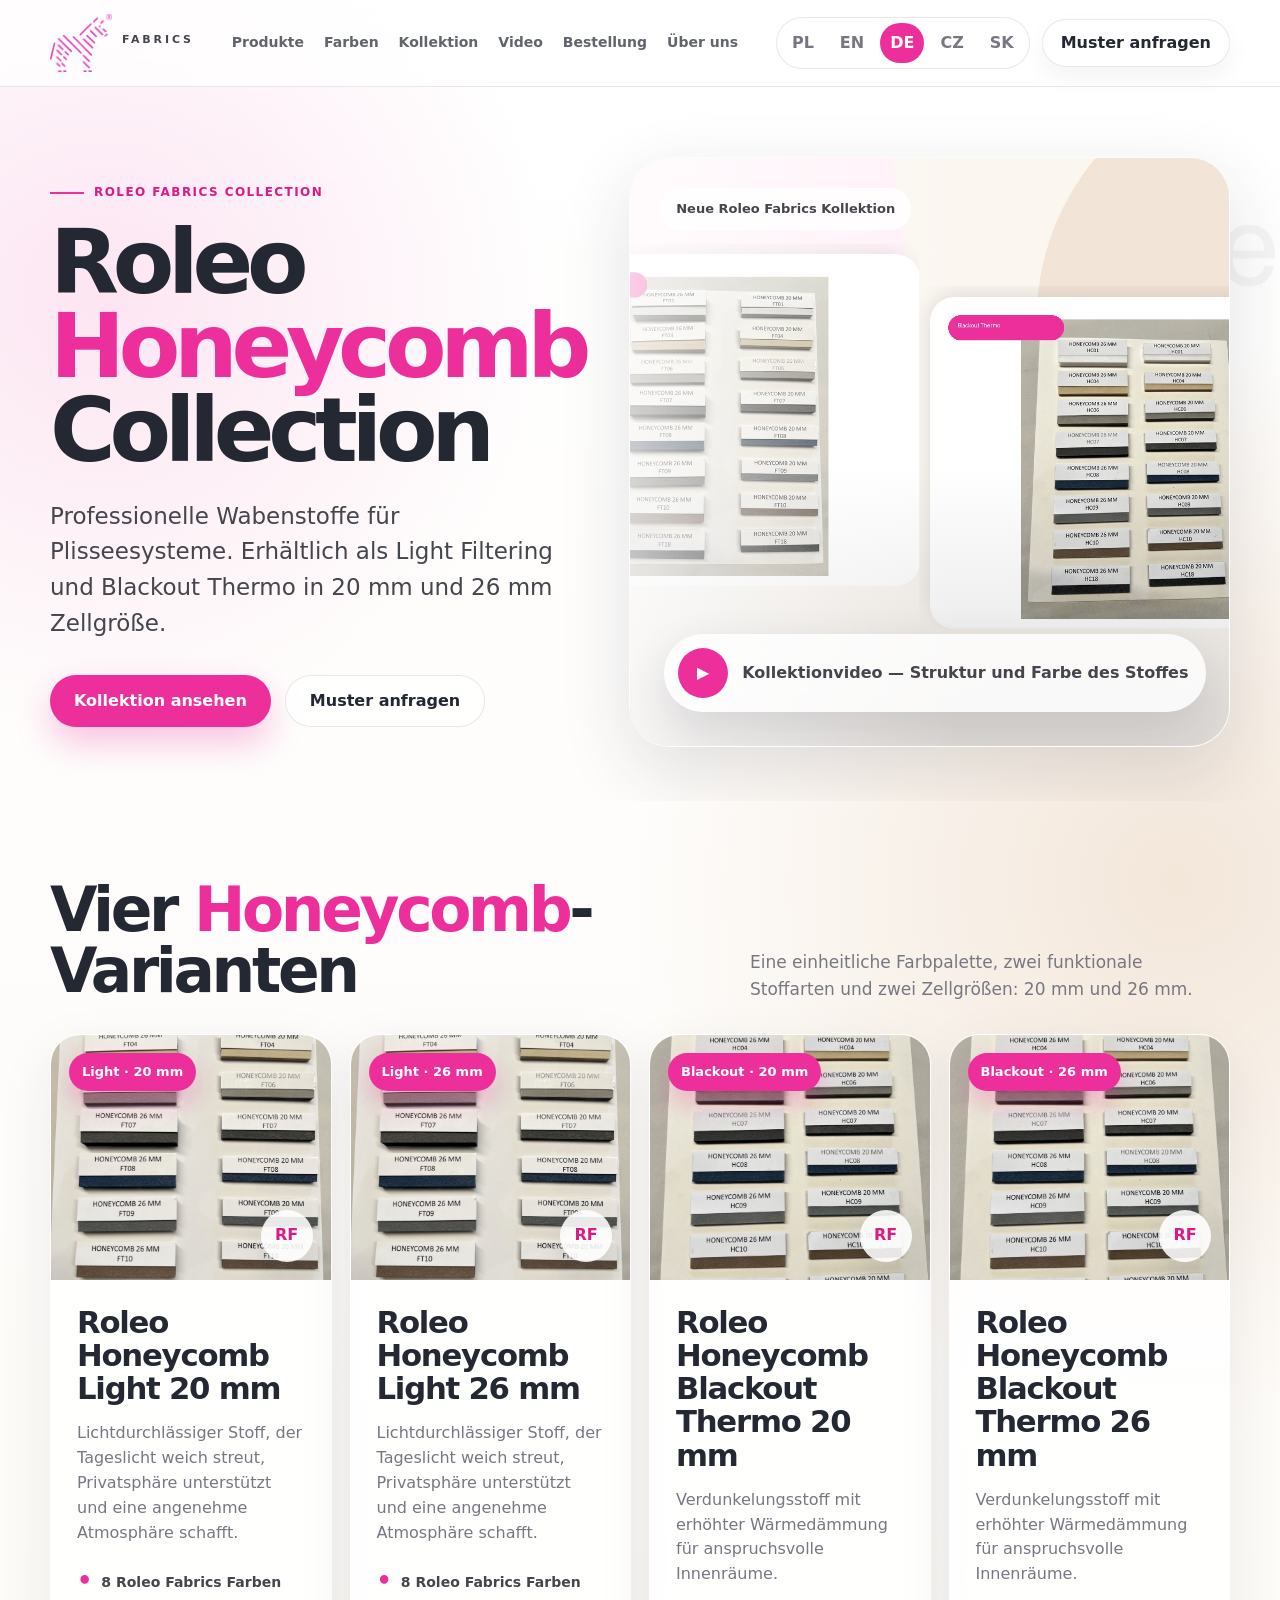
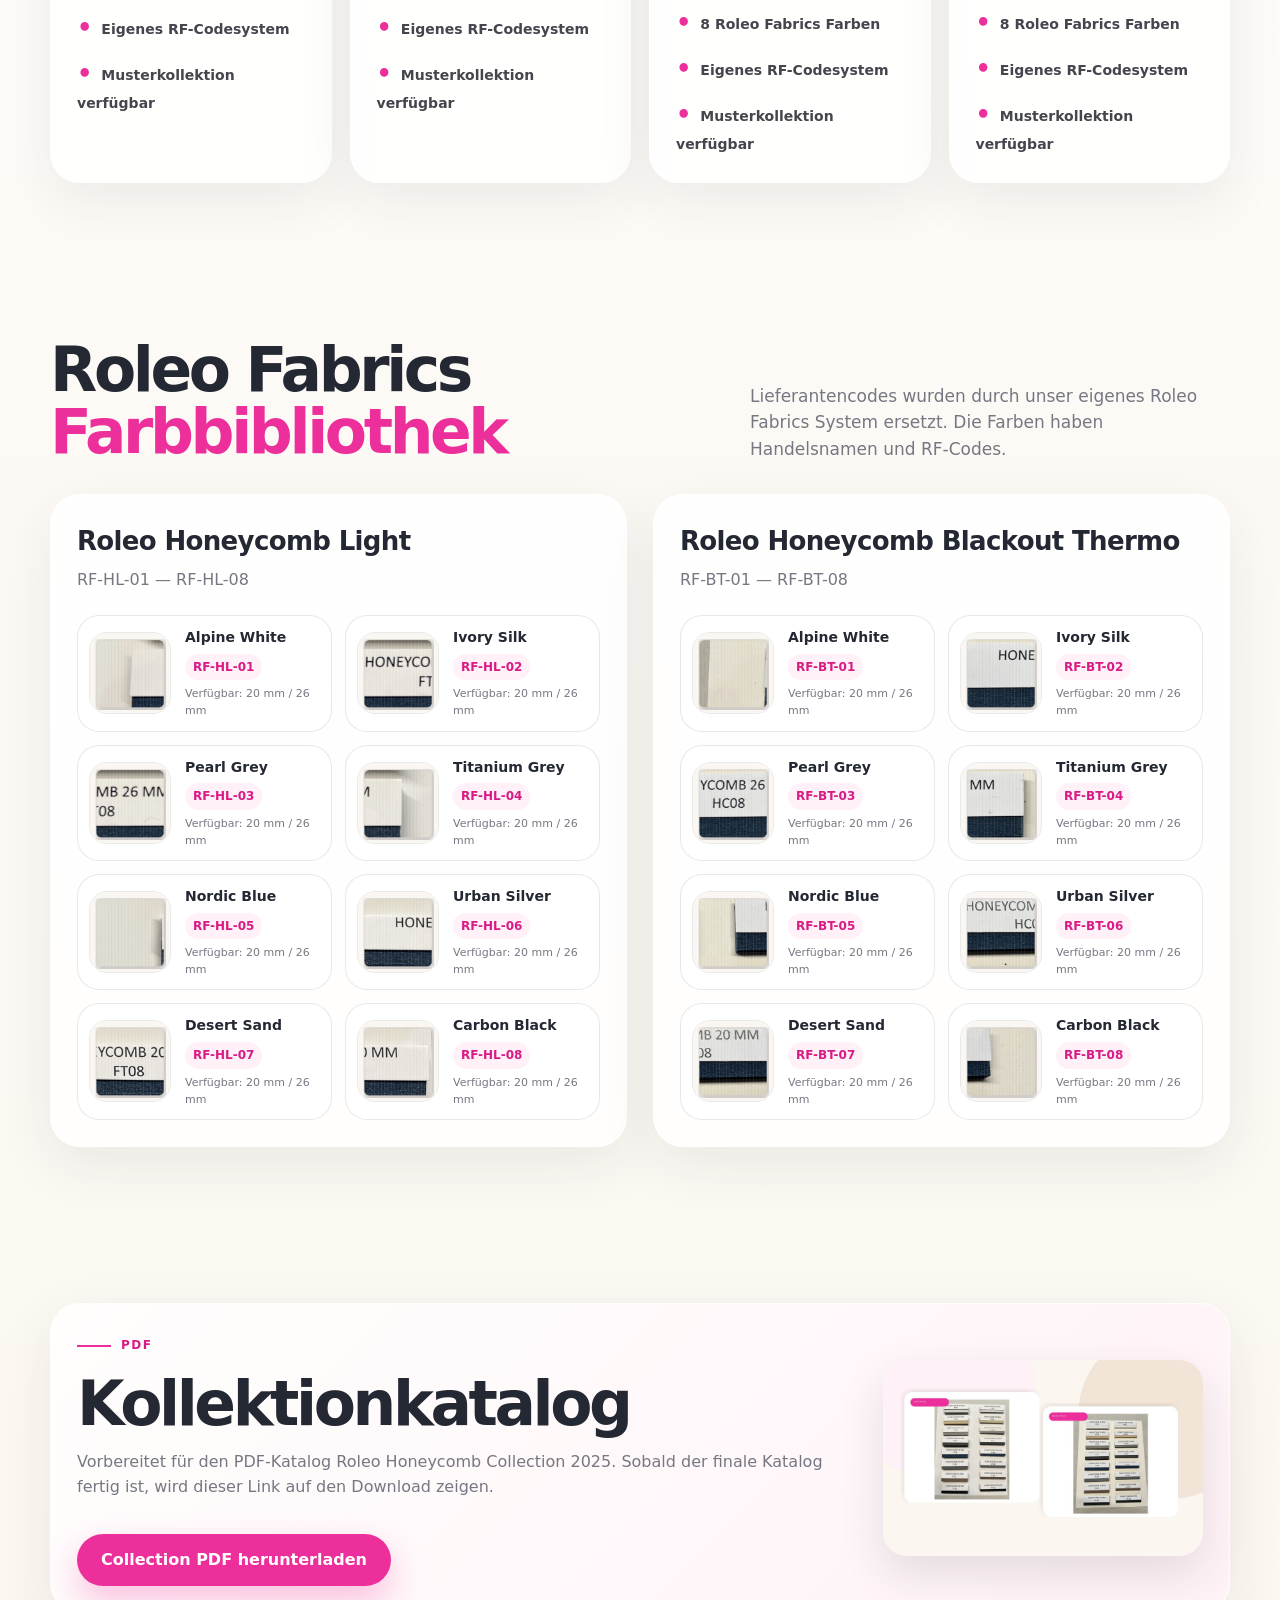
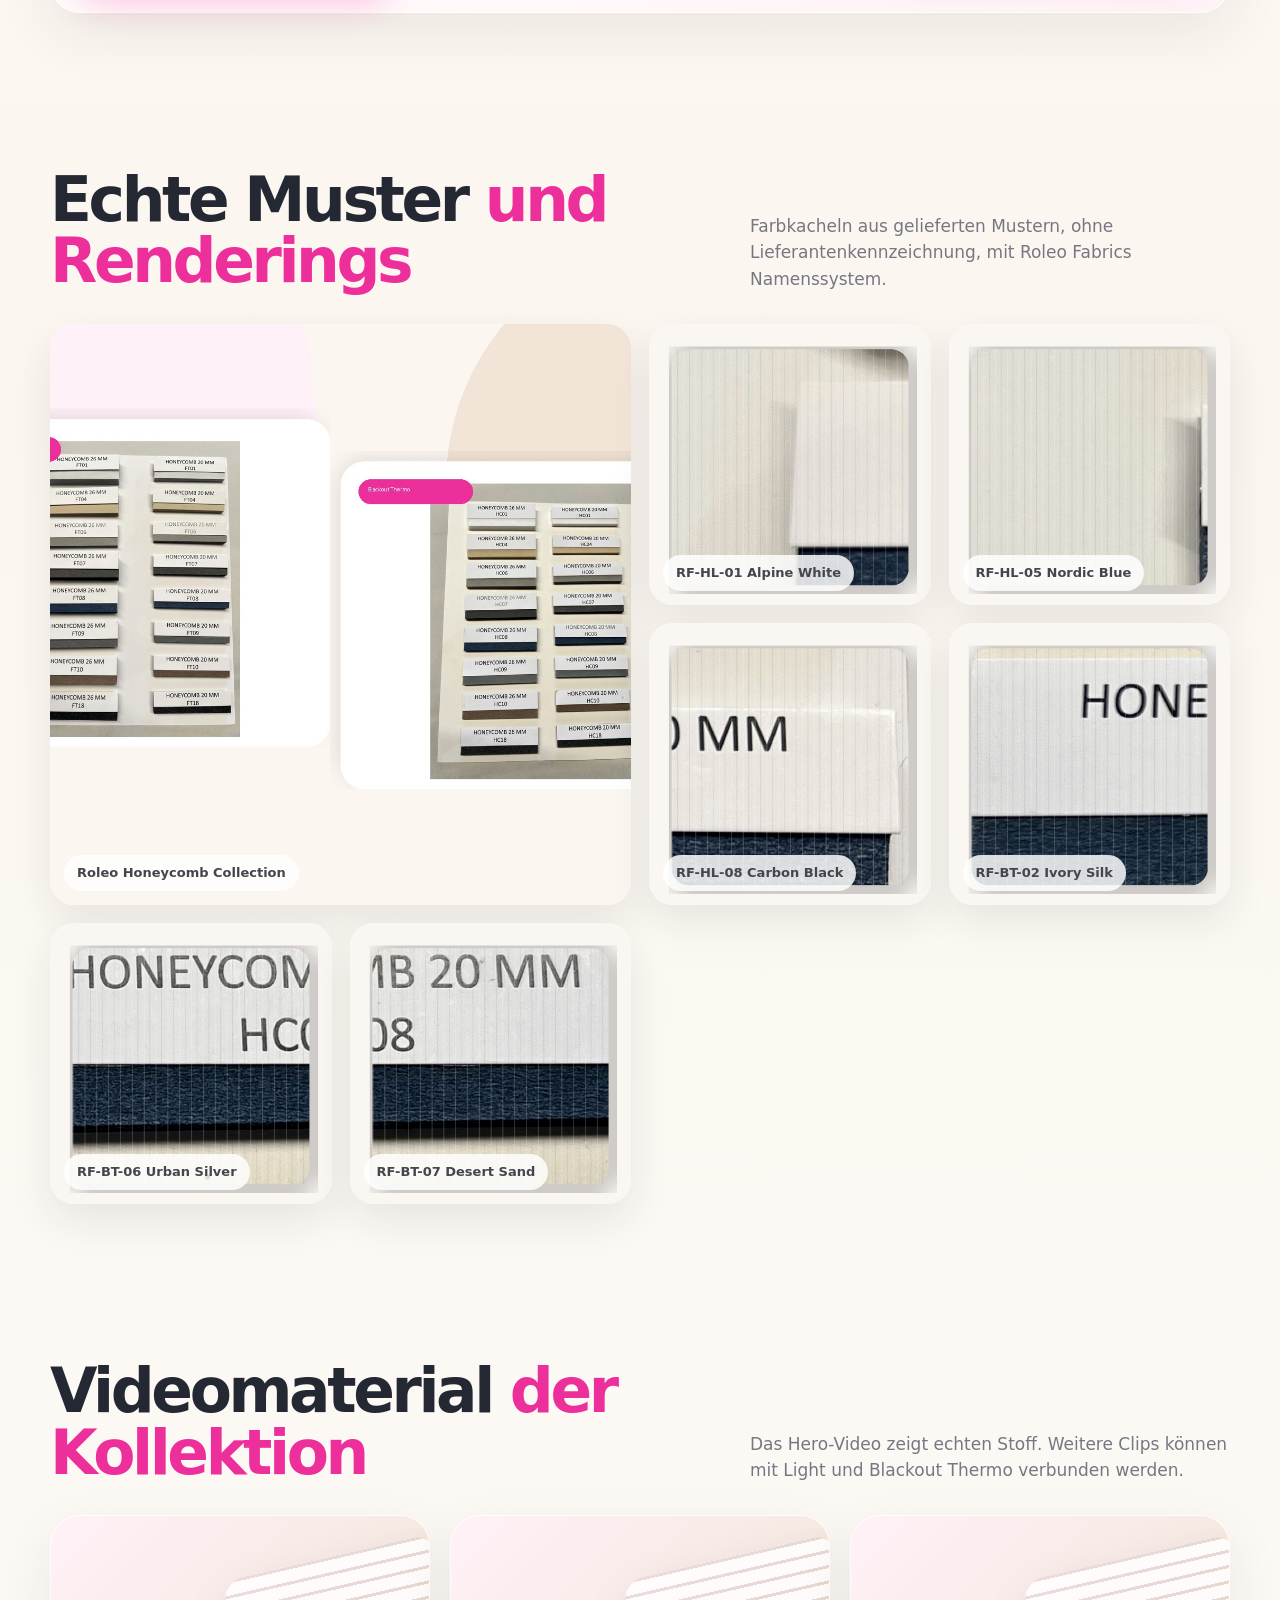
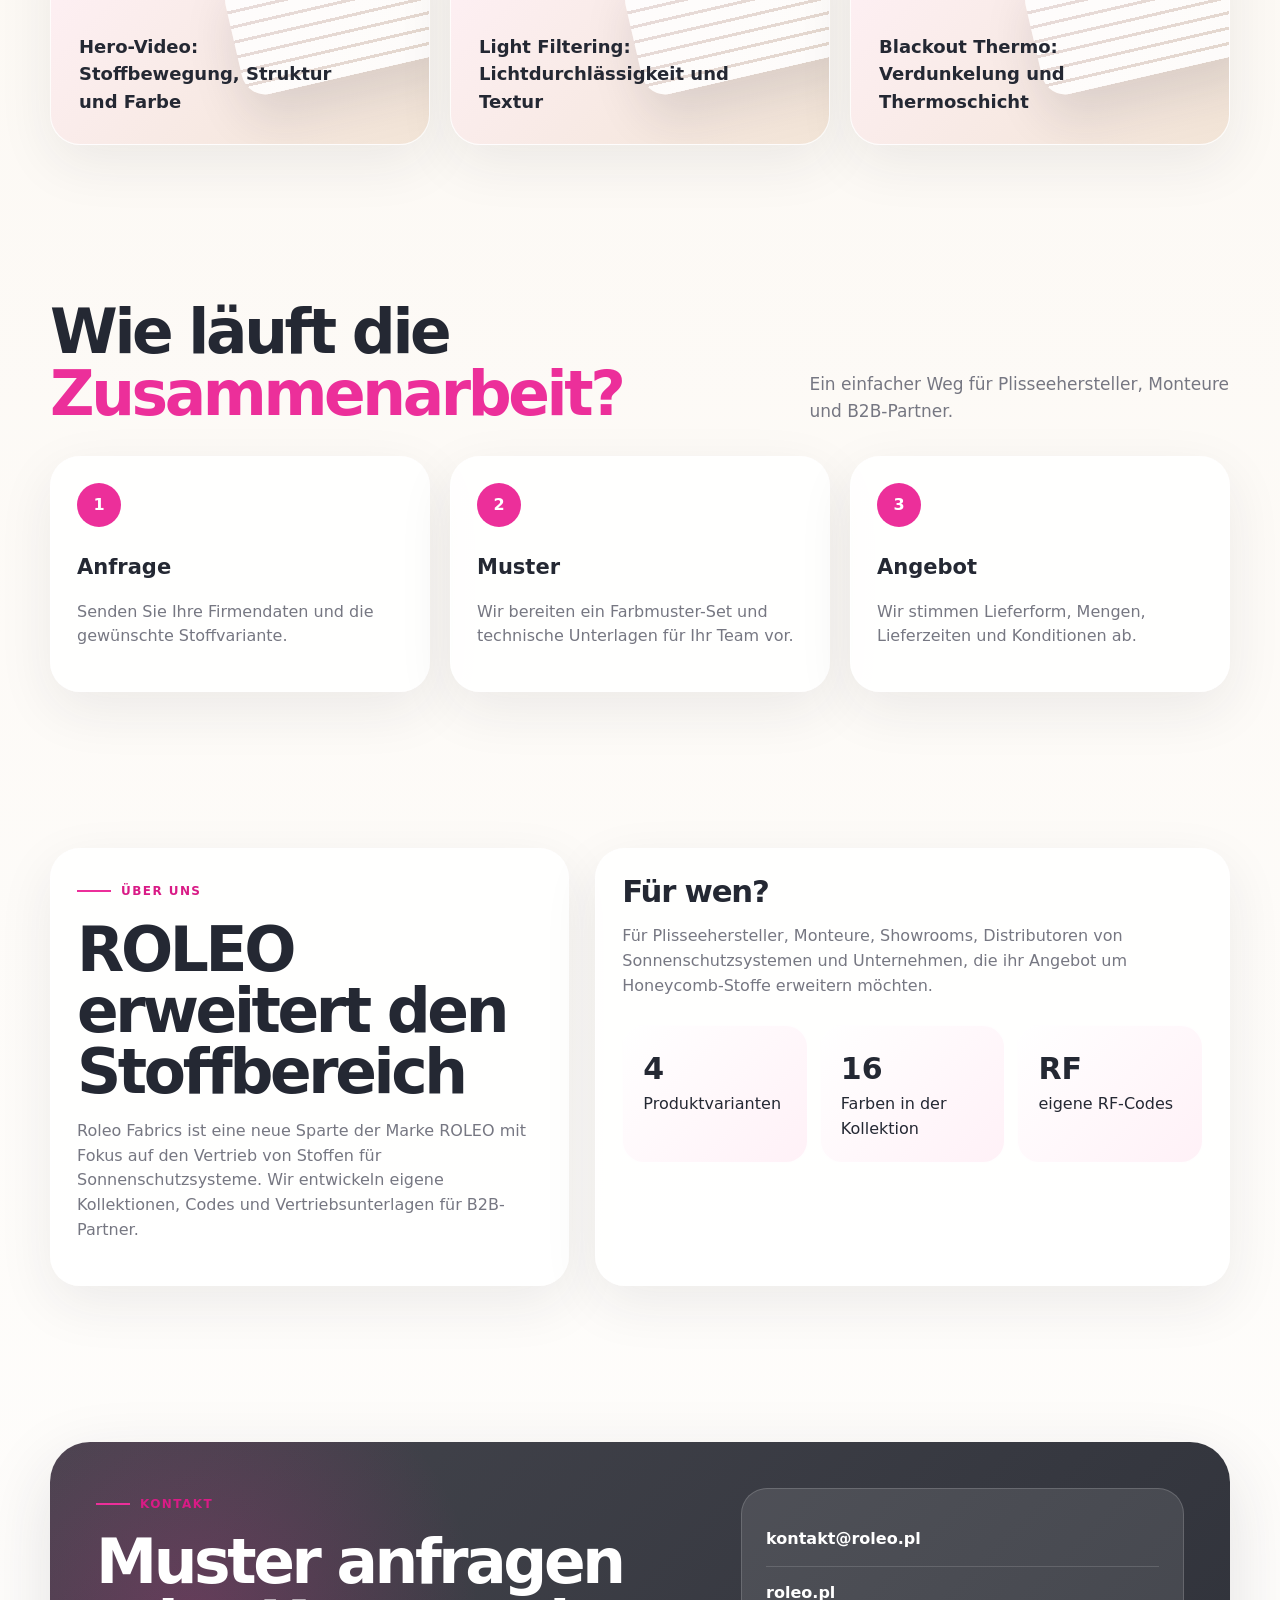
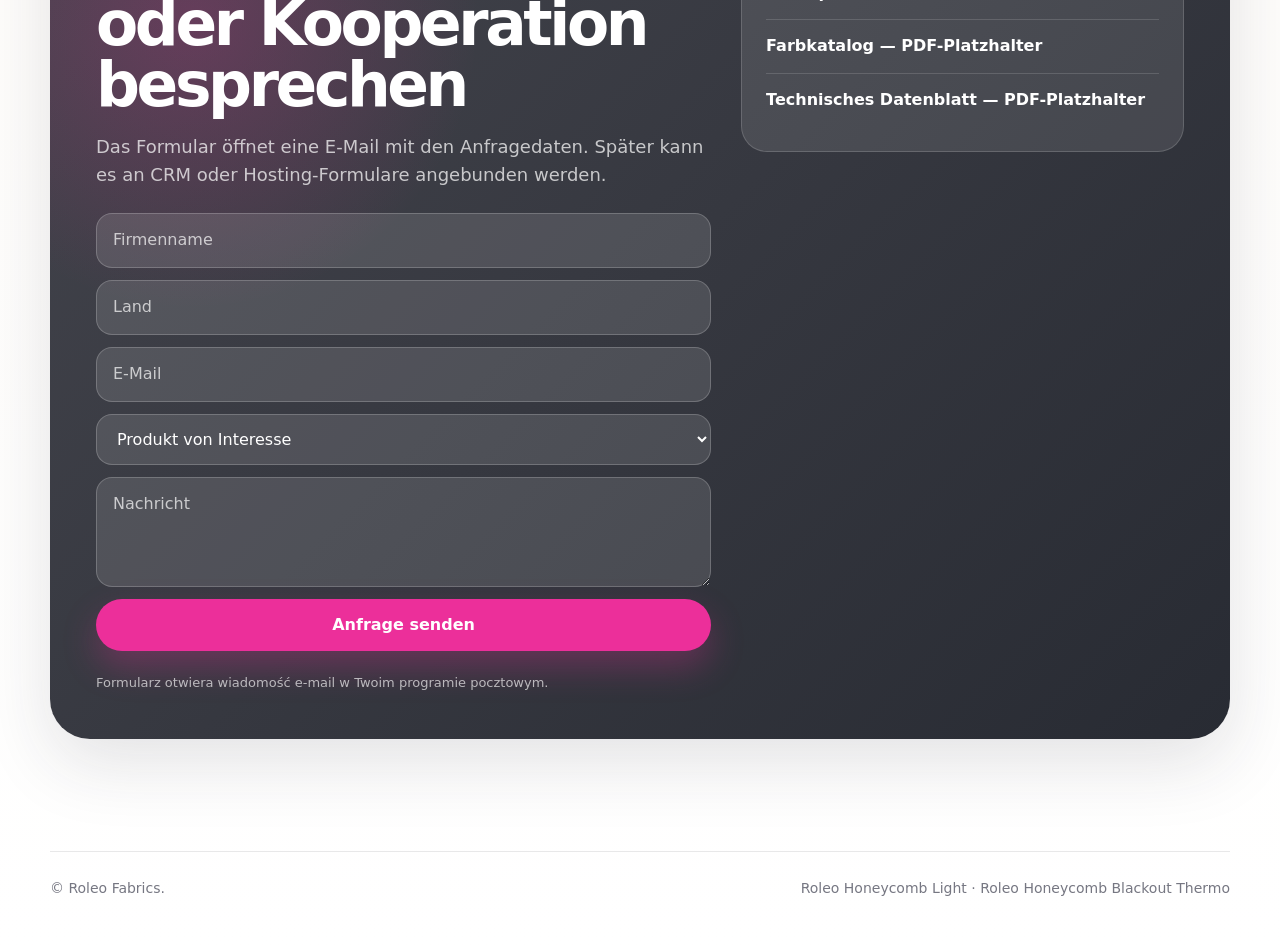
<file: de/index.html>
<!doctype html>
<html lang="de">
<head>
<meta charset="utf-8">
<meta name="viewport" content="width=device-width, initial-scale=1">
<title>Roleo Fabrics — Roleo Honeycomb Collection</title>
<meta name="description" content="Roleo Honeycomb Collection — Light- und Blackout-Thermo-Wabenstoffe in 20 mm und 26 mm für Hersteller von Sonnenschutzsystemen.">
<link rel="stylesheet" href="../assets/css/style.css">
<link rel="alternate" hreflang="pl" href="/">
<link rel="alternate" hreflang="en" href="/en/">
<link rel="alternate" hreflang="de" href="/de/">
<link rel="alternate" hreflang="cs" href="/cs/">
<link rel="alternate" hreflang="sk" href="/sk/">
</head>
<body>
<header class="top"><div class="container nav"><a class="brand" href="#start"><img src="../assets/images/roleo-logo.png" alt="Roleo"><small>FABRICS</small></a><nav class="links"><a href="#produkty">Produkte</a><a href="#kolory">Farben</a><a href="#galeria">Kollektion</a><a href="#wideo">Video</a><a href="#wspolpraca">Bestellung</a><a href="#onas">Über uns</a></nav><div class="nav-actions"><div class="lang"><a class="" href="../">PL</a><a class="" href="../en/">EN</a><a class="active" href="../de/">DE</a><a class="" href="../cs/">CZ</a><a class="" href="../sk/">SK</a></div><a class="nav-cta" href="#kontakt">Muster anfragen</a></div></div></header>
<main id="start">
<section class="hero"><img class="zebra-bg" src="../assets/images/roleo-zebra.png" alt=""><div class="container hero-grid"><div><div class="eyebrow">Roleo Fabrics Collection</div><h1>Roleo <span>Honeycomb</span> Collection</h1><p class="lead">Professionelle Wabenstoffe für Plisseesysteme. Erhältlich als Light Filtering und Blackout Thermo in 20 mm und 26 mm Zellgröße.</p><div class="actions"><a class="btn primary" href="#produkty">Kollektion ansehen</a><a class="btn ghost" href="#kontakt">Muster anfragen</a></div></div><aside class="hero-media"><video autoplay muted loop playsinline poster="../assets/images/honeycomb-collection-visual.jpg"><source src="../assets/videos/hero-video.mp4" type="video/mp4"></video><span class="badge">Neue Roleo Fabrics Kollektion</span><div class="play"><b>▶</b><span>Kollektionvideo — Struktur und Farbe des Stoffes</span></div></aside></div></section>
<section id="produkty"><div class="container"><div class="section-title"><h2>Vier <span>Honeycomb</span>-Varianten</h2><p>Eine einheitliche Farbpalette, zwei funktionale Stoffarten und zwei Zellgrößen: 20 mm und 26 mm.</p></div><div class="product-grid">
<article class="product"><div class="product-media"><img src="../assets/images/honeycomb-light-overview.jpg" alt="Roleo Honeycomb Light 20 mm"><span class="tag">Light · 20 mm</span><span class="mini">RF</span></div><div class="body"><h3>Roleo Honeycomb Light 20 mm</h3><p>Lichtdurchlässiger Stoff, der Tageslicht weich streut, Privatsphäre unterstützt und eine angenehme Atmosphäre schafft.</p><ul><li>8 Roleo Fabrics Farben</li><li>Eigenes RF-Codesystem</li><li>Musterkollektion verfügbar</li></ul></div></article>
<article class="product"><div class="product-media"><img src="../assets/images/honeycomb-light-overview.jpg" alt="Roleo Honeycomb Light 26 mm"><span class="tag">Light · 26 mm</span><span class="mini">RF</span></div><div class="body"><h3>Roleo Honeycomb Light 26 mm</h3><p>Lichtdurchlässiger Stoff, der Tageslicht weich streut, Privatsphäre unterstützt und eine angenehme Atmosphäre schafft.</p><ul><li>8 Roleo Fabrics Farben</li><li>Eigenes RF-Codesystem</li><li>Musterkollektion verfügbar</li></ul></div></article>
<article class="product"><div class="product-media"><img src="../assets/images/honeycomb-blackout-overview.jpg" alt="Roleo Honeycomb Blackout Thermo 20 mm"><span class="tag">Blackout · 20 mm</span><span class="mini">RF</span></div><div class="body"><h3>Roleo Honeycomb Blackout Thermo 20 mm</h3><p>Verdunkelungsstoff mit erhöhter Wärmedämmung für anspruchsvolle Innenräume.</p><ul><li>8 Roleo Fabrics Farben</li><li>Eigenes RF-Codesystem</li><li>Musterkollektion verfügbar</li></ul></div></article>
<article class="product"><div class="product-media"><img src="../assets/images/honeycomb-blackout-overview.jpg" alt="Roleo Honeycomb Blackout Thermo 26 mm"><span class="tag">Blackout · 26 mm</span><span class="mini">RF</span></div><div class="body"><h3>Roleo Honeycomb Blackout Thermo 26 mm</h3><p>Verdunkelungsstoff mit erhöhter Wärmedämmung für anspruchsvolle Innenräume.</p><ul><li>8 Roleo Fabrics Farben</li><li>Eigenes RF-Codesystem</li><li>Musterkollektion verfügbar</li></ul></div></article>
</div></div></section>
<section id="kolory"><div class="container"><div class="section-title"><h2>Roleo Fabrics <span>Farbbibliothek</span></h2><p>Lieferantencodes wurden durch unser eigenes Roleo Fabrics System ersetzt. Die Farben haben Handelsnamen und RF-Codes.</p></div><div class="palette"><div class="palette-card"><h4>Roleo Honeycomb Light</h4><p>RF-HL-01 — RF-HL-08</p><div class="swatches">
        <article class="swatch-card">
          <img src="../assets/images/swatches/rf-hl-01.jpg" alt="Alpine White">
          <div><b>Alpine White</b><code>RF-HL-01</code><span>Verfügbar: 20 mm / 26 mm</span></div>
        </article>

        <article class="swatch-card">
          <img src="../assets/images/swatches/rf-hl-02.jpg" alt="Ivory Silk">
          <div><b>Ivory Silk</b><code>RF-HL-02</code><span>Verfügbar: 20 mm / 26 mm</span></div>
        </article>

        <article class="swatch-card">
          <img src="../assets/images/swatches/rf-hl-03.jpg" alt="Pearl Grey">
          <div><b>Pearl Grey</b><code>RF-HL-03</code><span>Verfügbar: 20 mm / 26 mm</span></div>
        </article>

        <article class="swatch-card">
          <img src="../assets/images/swatches/rf-hl-04.jpg" alt="Titanium Grey">
          <div><b>Titanium Grey</b><code>RF-HL-04</code><span>Verfügbar: 20 mm / 26 mm</span></div>
        </article>

        <article class="swatch-card">
          <img src="../assets/images/swatches/rf-hl-05.jpg" alt="Nordic Blue">
          <div><b>Nordic Blue</b><code>RF-HL-05</code><span>Verfügbar: 20 mm / 26 mm</span></div>
        </article>

        <article class="swatch-card">
          <img src="../assets/images/swatches/rf-hl-06.jpg" alt="Urban Silver">
          <div><b>Urban Silver</b><code>RF-HL-06</code><span>Verfügbar: 20 mm / 26 mm</span></div>
        </article>

        <article class="swatch-card">
          <img src="../assets/images/swatches/rf-hl-07.jpg" alt="Desert Sand">
          <div><b>Desert Sand</b><code>RF-HL-07</code><span>Verfügbar: 20 mm / 26 mm</span></div>
        </article>

        <article class="swatch-card">
          <img src="../assets/images/swatches/rf-hl-08.jpg" alt="Carbon Black">
          <div><b>Carbon Black</b><code>RF-HL-08</code><span>Verfügbar: 20 mm / 26 mm</span></div>
        </article></div></div><div class="palette-card"><h4>Roleo Honeycomb Blackout Thermo</h4><p>RF-BT-01 — RF-BT-08</p><div class="swatches">
        <article class="swatch-card">
          <img src="../assets/images/swatches/rf-bt-01.jpg" alt="Alpine White">
          <div><b>Alpine White</b><code>RF-BT-01</code><span>Verfügbar: 20 mm / 26 mm</span></div>
        </article>

        <article class="swatch-card">
          <img src="../assets/images/swatches/rf-bt-02.jpg" alt="Ivory Silk">
          <div><b>Ivory Silk</b><code>RF-BT-02</code><span>Verfügbar: 20 mm / 26 mm</span></div>
        </article>

        <article class="swatch-card">
          <img src="../assets/images/swatches/rf-bt-03.jpg" alt="Pearl Grey">
          <div><b>Pearl Grey</b><code>RF-BT-03</code><span>Verfügbar: 20 mm / 26 mm</span></div>
        </article>

        <article class="swatch-card">
          <img src="../assets/images/swatches/rf-bt-04.jpg" alt="Titanium Grey">
          <div><b>Titanium Grey</b><code>RF-BT-04</code><span>Verfügbar: 20 mm / 26 mm</span></div>
        </article>

        <article class="swatch-card">
          <img src="../assets/images/swatches/rf-bt-05.jpg" alt="Nordic Blue">
          <div><b>Nordic Blue</b><code>RF-BT-05</code><span>Verfügbar: 20 mm / 26 mm</span></div>
        </article>

        <article class="swatch-card">
          <img src="../assets/images/swatches/rf-bt-06.jpg" alt="Urban Silver">
          <div><b>Urban Silver</b><code>RF-BT-06</code><span>Verfügbar: 20 mm / 26 mm</span></div>
        </article>

        <article class="swatch-card">
          <img src="../assets/images/swatches/rf-bt-07.jpg" alt="Desert Sand">
          <div><b>Desert Sand</b><code>RF-BT-07</code><span>Verfügbar: 20 mm / 26 mm</span></div>
        </article>

        <article class="swatch-card">
          <img src="../assets/images/swatches/rf-bt-08.jpg" alt="Carbon Black">
          <div><b>Carbon Black</b><code>RF-BT-08</code><span>Verfügbar: 20 mm / 26 mm</span></div>
        </article></div></div></div></div></section>
<section><div class="container"><div class="download-card"><div><div class="eyebrow">PDF</div><h2>Kollektionkatalog</h2><p>Vorbereitet für den PDF-Katalog Roleo Honeycomb Collection 2025. Sobald der finale Katalog fertig ist, wird dieser Link auf den Download zeigen.</p><div class="actions"><a class="btn primary" href="#kontakt">Collection PDF herunterladen</a></div></div><img src="../assets/images/honeycomb-collection-visual.jpg" alt="Roleo Honeycomb Collection"></div></div></section>
<section id="galeria"><div class="container"><div class="section-title"><h2>Echte Muster <span>und Renderings</span></h2><p>Farbkacheln aus gelieferten Mustern, ohne Lieferantenkennzeichnung, mit Roleo Fabrics Namenssystem.</p></div><div class="gallery"><figure class="fabric-shot"><img src="../assets/images/honeycomb-collection-visual.jpg" alt="Roleo Honeycomb Collection"><figcaption>Roleo Honeycomb Collection</figcaption></figure><figure class="fabric-shot"><img src="../assets/images/swatches/rf-hl-01.jpg" alt="RF-HL-01 Alpine White"><figcaption>RF-HL-01 Alpine White</figcaption></figure><figure class="fabric-shot"><img src="../assets/images/swatches/rf-hl-05.jpg" alt="RF-HL-05 Nordic Blue"><figcaption>RF-HL-05 Nordic Blue</figcaption></figure><figure class="fabric-shot"><img src="../assets/images/swatches/rf-hl-08.jpg" alt="RF-HL-08 Carbon Black"><figcaption>RF-HL-08 Carbon Black</figcaption></figure><figure class="fabric-shot"><img src="../assets/images/swatches/rf-bt-02.jpg" alt="RF-BT-02 Ivory Silk"><figcaption>RF-BT-02 Ivory Silk</figcaption></figure><figure class="fabric-shot"><img src="../assets/images/swatches/rf-bt-06.jpg" alt="RF-BT-06 Urban Silver"><figcaption>RF-BT-06 Urban Silver</figcaption></figure><figure class="fabric-shot"><img src="../assets/images/swatches/rf-bt-07.jpg" alt="RF-BT-07 Desert Sand"><figcaption>RF-BT-07 Desert Sand</figcaption></figure></div></div></section>
<section id="wideo"><div class="container"><div class="section-title"><h2>Videomaterial <span>der Kollektion</span></h2><p>Das Hero-Video zeigt echten Stoff. Weitere Clips können mit Light und Blackout Thermo verbunden werden.</p></div><div class="media-row"><div class="media-box"><strong>Hero-Video: Stoffbewegung, Struktur und Farbe</strong></div><div class="media-box"><strong>Light Filtering: Lichtdurchlässigkeit und Textur</strong></div><div class="media-box"><strong>Blackout Thermo: Verdunkelung und Thermoschicht</strong></div></div></div></section>
<section id="wspolpraca"><div class="container"><div class="section-title"><h2>Wie läuft die <span>Zusammenarbeit?</span></h2><p>Ein einfacher Weg für Plisseehersteller, Monteure und B2B-Partner.</p></div><div class="steps"><article class="step"><b>1</b><h4>Anfrage</h4><p>Senden Sie Ihre Firmendaten und die gewünschte Stoffvariante.</p></article><article class="step"><b>2</b><h4>Muster</h4><p>Wir bereiten ein Farbmuster-Set und technische Unterlagen für Ihr Team vor.</p></article><article class="step"><b>3</b><h4>Angebot</h4><p>Wir stimmen Lieferform, Mengen, Lieferzeiten und Konditionen ab.</p></article></div></div></section>
<section id="onas"><div class="container about"><div class="about-card"><div class="eyebrow">Über uns</div><h2>ROLEO erweitert den Stoffbereich</h2><p>Roleo Fabrics ist eine neue Sparte der Marke ROLEO mit Fokus auf den Vertrieb von Stoffen für Sonnenschutzsysteme. Wir entwickeln eigene Kollektionen, Codes und Vertriebsunterlagen für B2B-Partner.</p></div><div class="about-card"><h3>Für wen?</h3><p>Für Plisseehersteller, Monteure, Showrooms, Distributoren von Sonnenschutzsystemen und Unternehmen, die ihr Angebot um Honeycomb-Stoffe erweitern möchten.</p><div class="stats"><div class="stat"><strong>4</strong><span>Produktvarianten</span></div><div class="stat"><strong>16</strong><span>Farben in der Kollektion</span></div><div class="stat"><strong>RF</strong><span>eigene RF-Codes</span></div></div></div></div></section>
<section id="kontakt"><div class="container"><div class="contact"><div><div class="eyebrow">Kontakt</div><h2>Muster anfragen oder Kooperation besprechen</h2><p>Das Formular öffnet eine E-Mail mit den Anfragedaten. Später kann es an CRM oder Hosting-Formulare angebunden werden.</p><form class="form" data-contact><input name="company" placeholder="Firmenname"><input name="country" placeholder="Land"><input type="email" name="email" placeholder="E-Mail"><select name="product"><option>Produkt von Interesse</option><option>Roleo Honeycomb Light 20 mm</option><option>Roleo Honeycomb Light 26 mm</option><option>Roleo Honeycomb Blackout Thermo 20 mm</option><option>Roleo Honeycomb Blackout Thermo 26 mm</option></select><textarea name="message" placeholder="Nachricht"></textarea><button class="btn primary" type="submit">Anfrage senden</button><div class="form-note">Formularz otwiera wiadomość e-mail w Twoim programie pocztowym.</div></form></div><div class="contact-box"><a href="mailto:kontakt@roleo.pl">kontakt@roleo.pl</a><a href="https://roleo.pl">roleo.pl</a><a href="#">Farbkatalog — PDF-Platzhalter</a><a href="#">Technisches Datenblatt — PDF-Platzhalter</a></div></div></div></section>
</main>
<footer><div class="container"><span>© Roleo Fabrics.</span><span>Roleo Honeycomb Light · Roleo Honeycomb Blackout Thermo</span></div></footer>
<script src="../assets/js/main.js"></script>
</body></html>
</file>
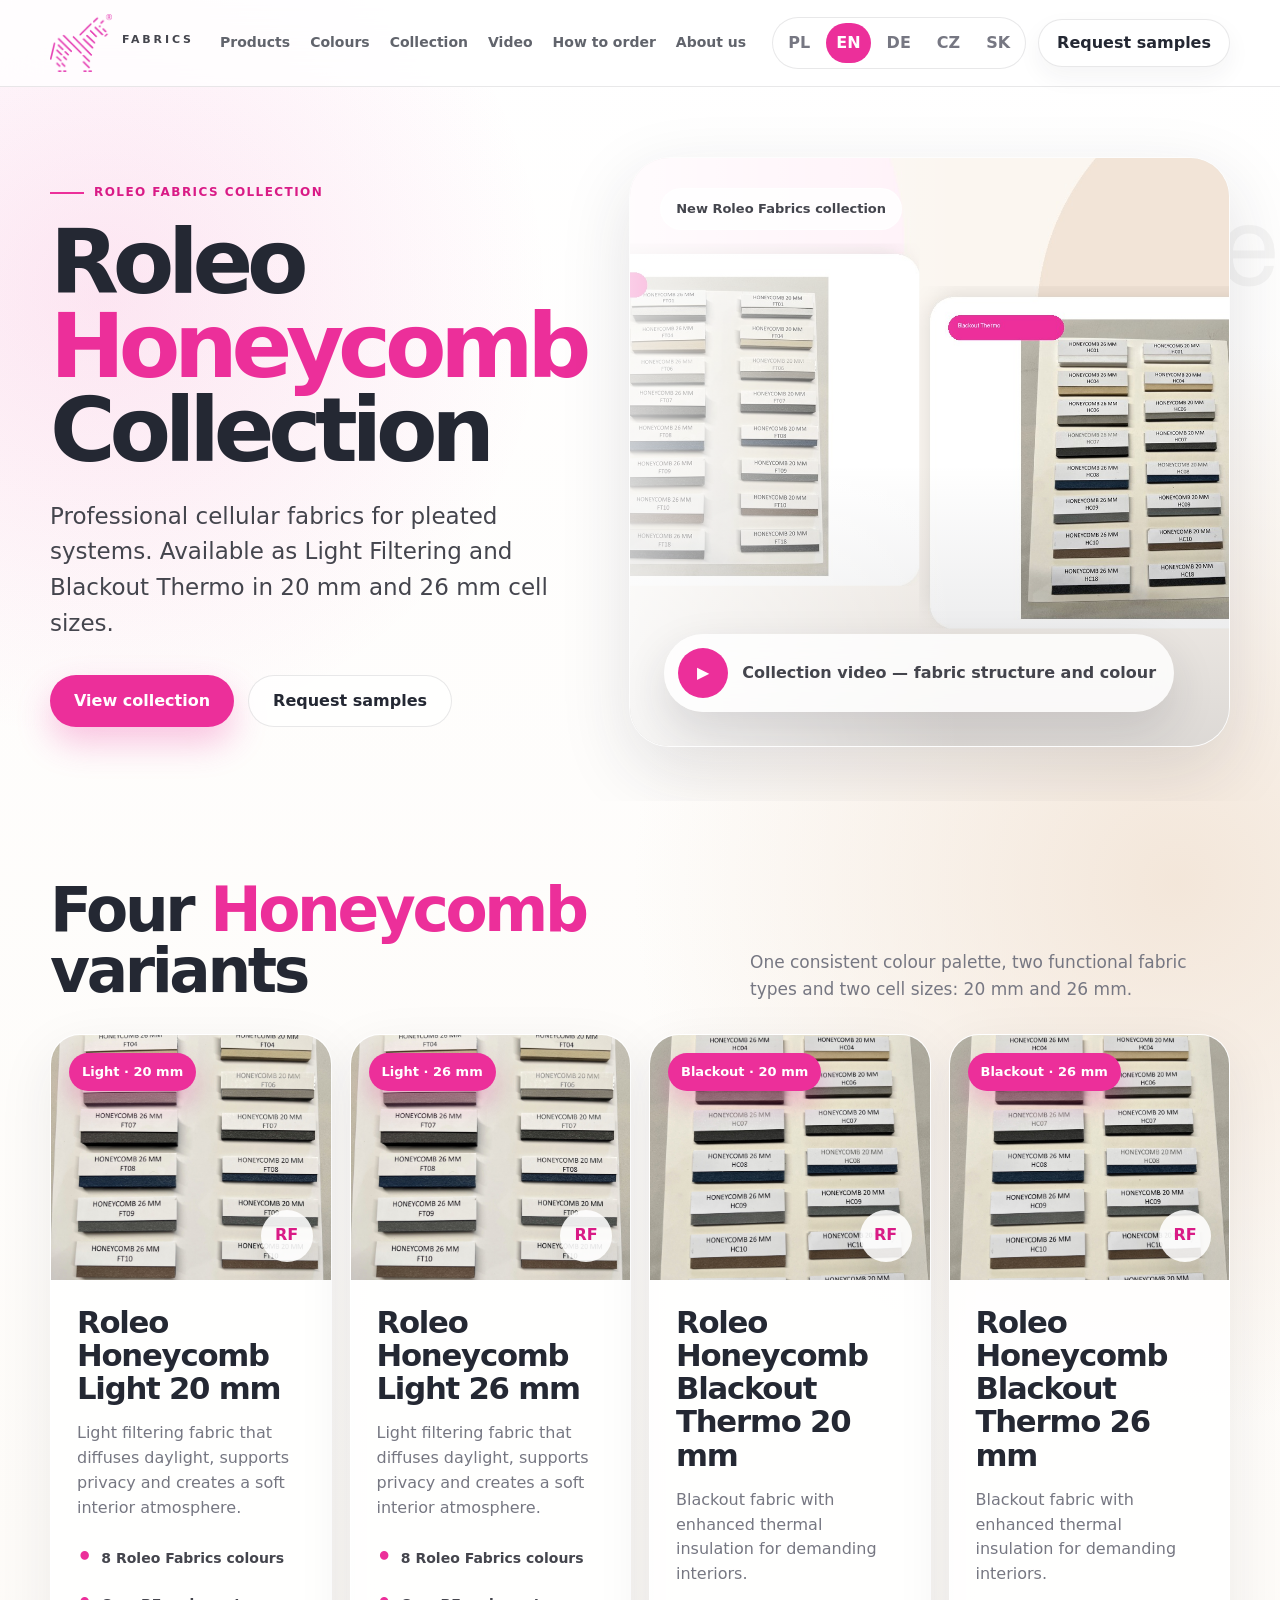
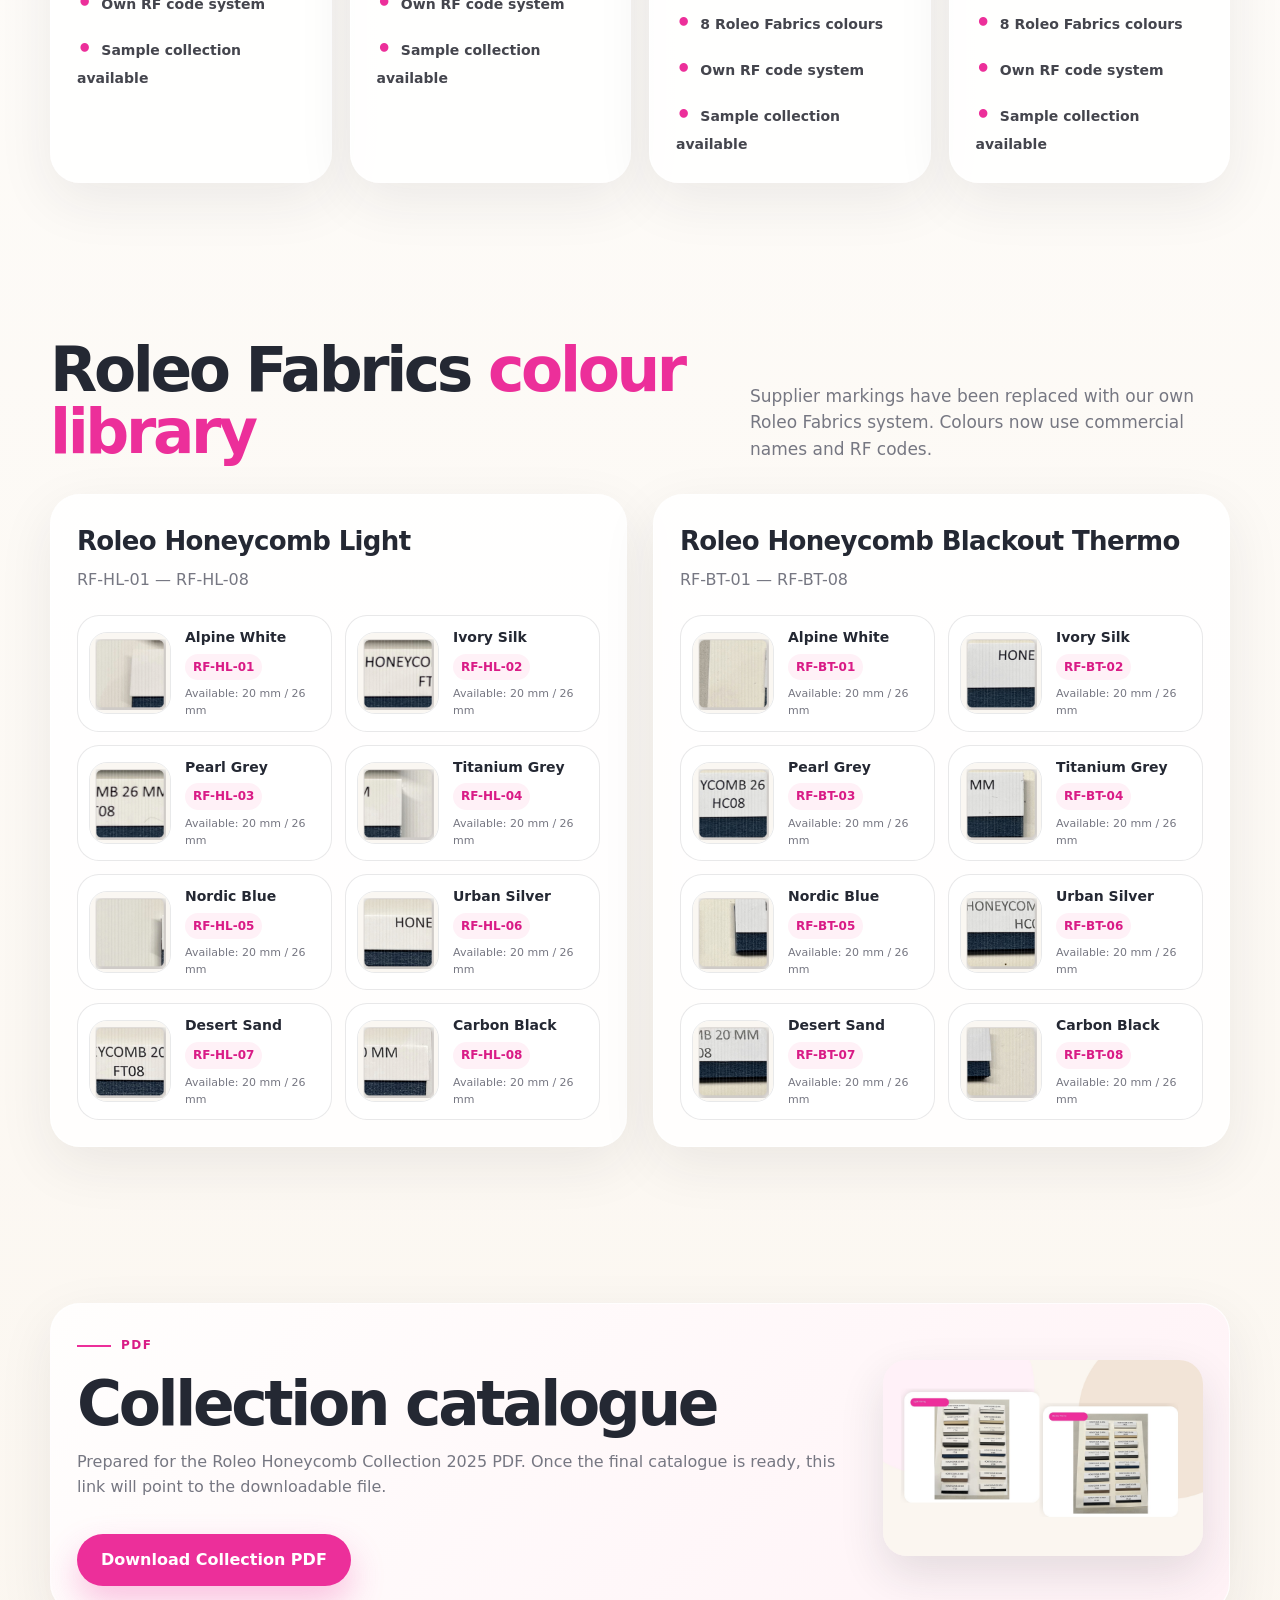
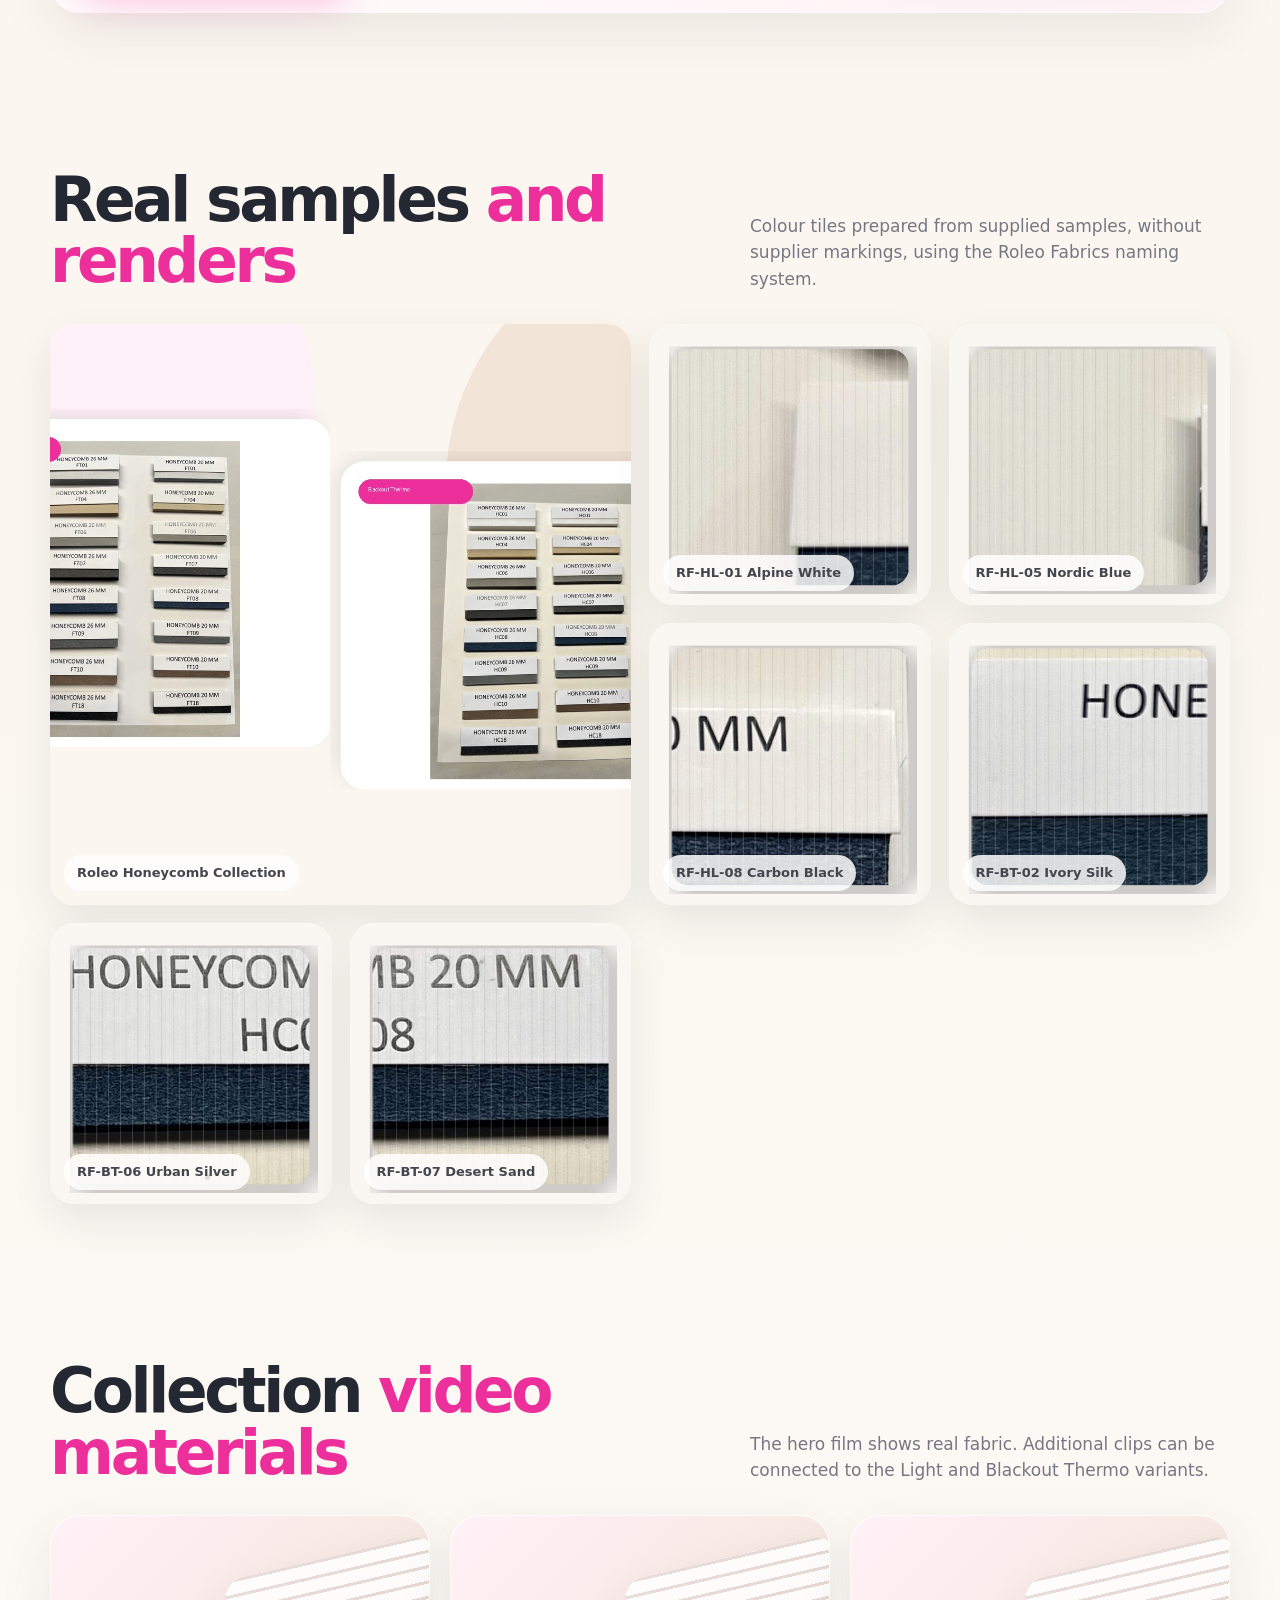
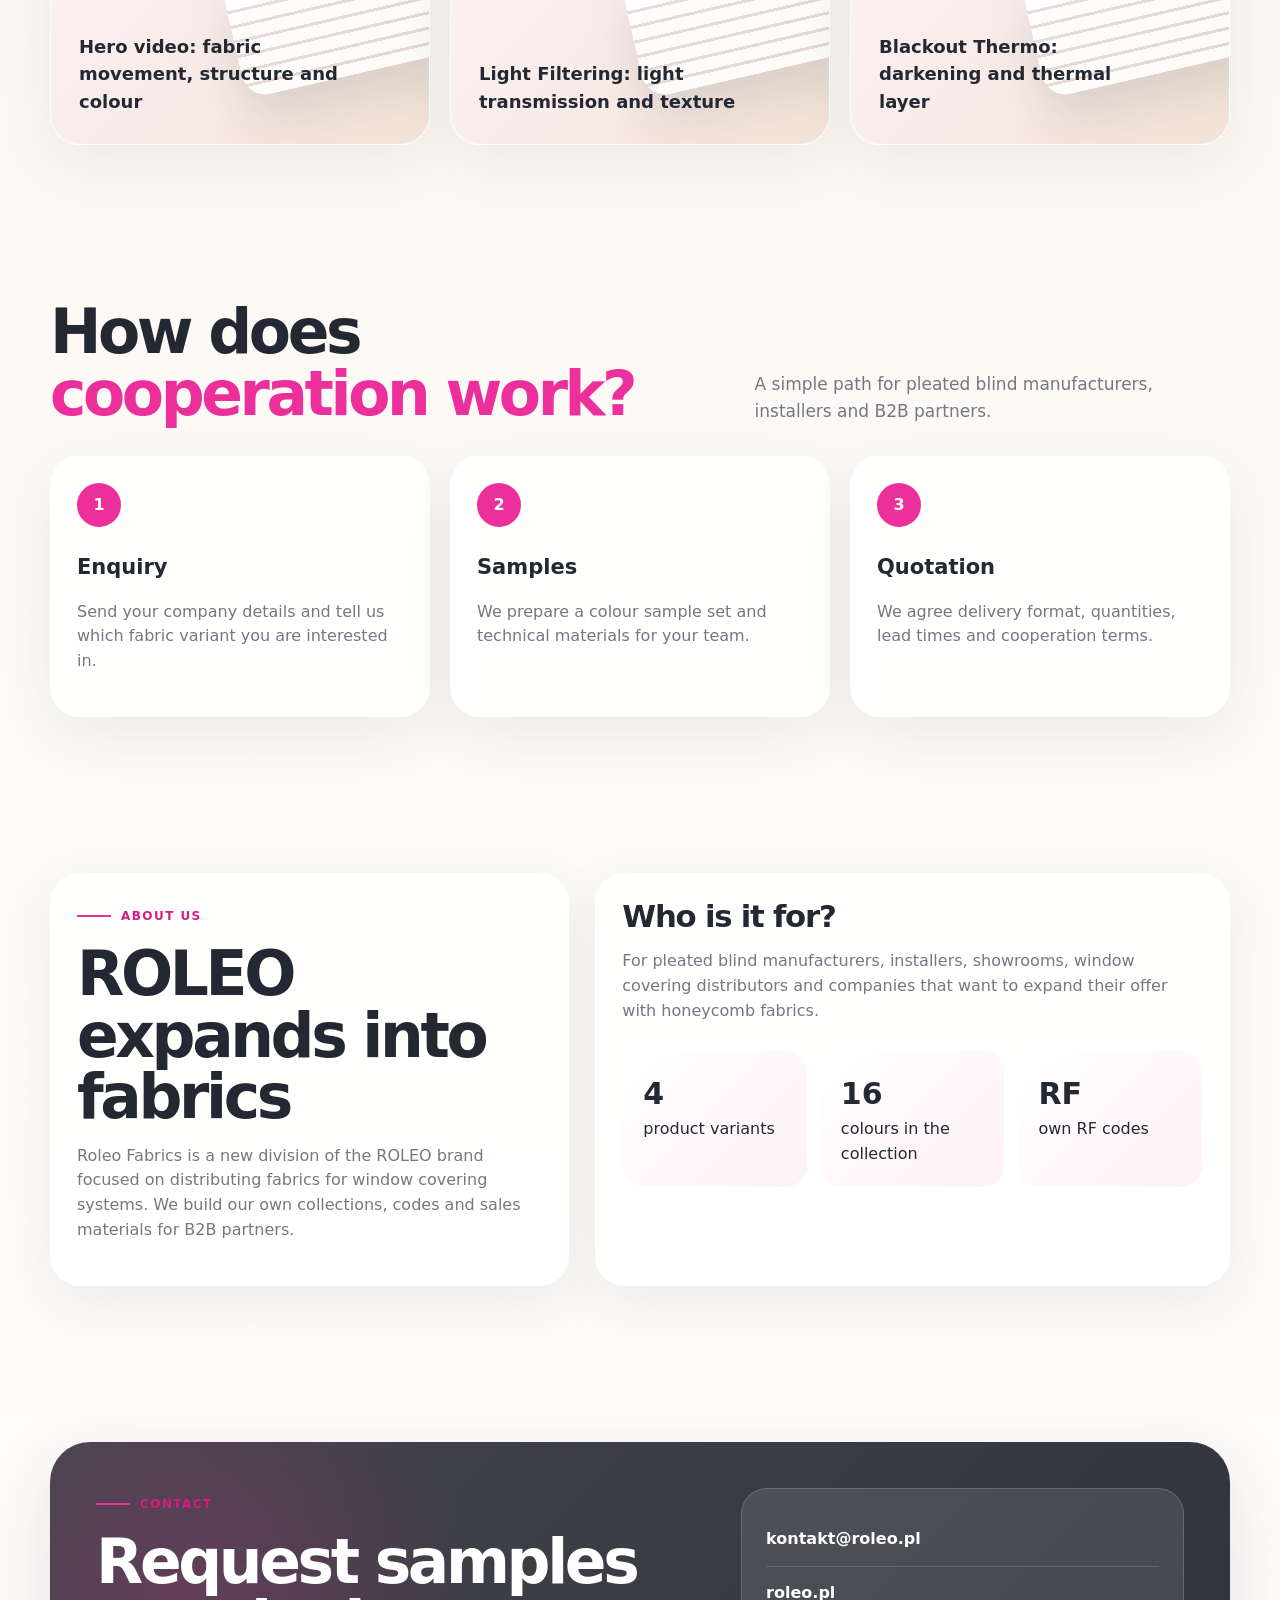
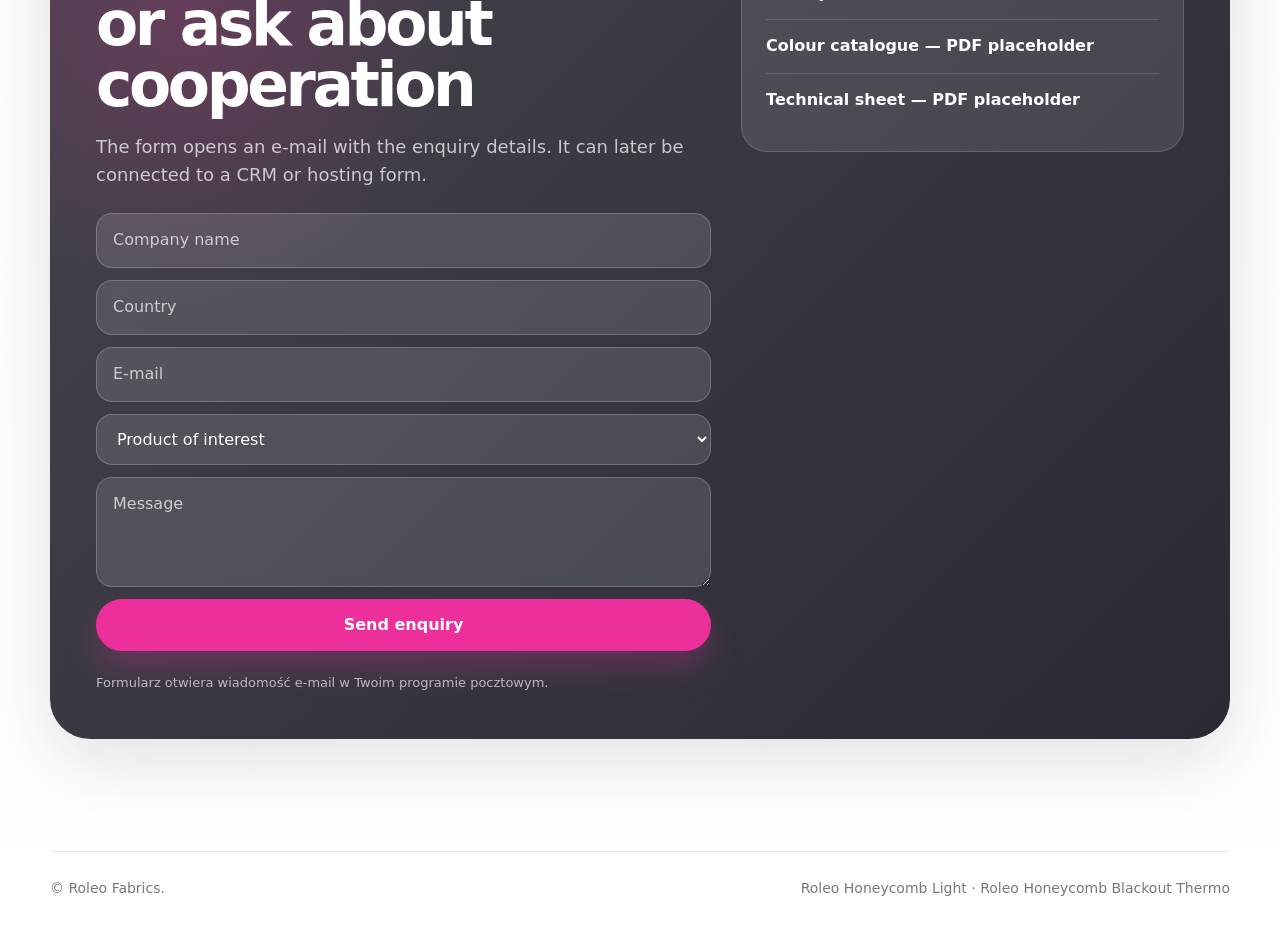
<file: en/index.html>
<!doctype html>
<html lang="en">
<head>
<meta charset="utf-8">
<meta name="viewport" content="width=device-width, initial-scale=1">
<title>Roleo Fabrics — Roleo Honeycomb Collection</title>
<meta name="description" content="Roleo Honeycomb Collection — Light and Blackout Thermo cellular fabrics in 20 mm and 26 mm versions for window covering manufacturers.">
<link rel="stylesheet" href="../assets/css/style.css">
<link rel="alternate" hreflang="pl" href="/">
<link rel="alternate" hreflang="en" href="/en/">
<link rel="alternate" hreflang="de" href="/de/">
<link rel="alternate" hreflang="cs" href="/cs/">
<link rel="alternate" hreflang="sk" href="/sk/">
</head>
<body>
<header class="top"><div class="container nav"><a class="brand" href="#start"><img src="../assets/images/roleo-logo.png" alt="Roleo"><small>FABRICS</small></a><nav class="links"><a href="#produkty">Products</a><a href="#kolory">Colours</a><a href="#galeria">Collection</a><a href="#wideo">Video</a><a href="#wspolpraca">How to order</a><a href="#onas">About us</a></nav><div class="nav-actions"><div class="lang"><a class="" href="../">PL</a><a class="active" href="../en/">EN</a><a class="" href="../de/">DE</a><a class="" href="../cs/">CZ</a><a class="" href="../sk/">SK</a></div><a class="nav-cta" href="#kontakt">Request samples</a></div></div></header>
<main id="start">
<section class="hero"><img class="zebra-bg" src="../assets/images/roleo-zebra.png" alt=""><div class="container hero-grid"><div><div class="eyebrow">Roleo Fabrics Collection</div><h1>Roleo <span>Honeycomb</span> Collection</h1><p class="lead">Professional cellular fabrics for pleated systems. Available as Light Filtering and Blackout Thermo in 20 mm and 26 mm cell sizes.</p><div class="actions"><a class="btn primary" href="#produkty">View collection</a><a class="btn ghost" href="#kontakt">Request samples</a></div></div><aside class="hero-media"><video autoplay muted loop playsinline poster="../assets/images/honeycomb-collection-visual.jpg"><source src="../assets/videos/hero-video.mp4" type="video/mp4"></video><span class="badge">New Roleo Fabrics collection</span><div class="play"><b>▶</b><span>Collection video — fabric structure and colour</span></div></aside></div></section>
<section id="produkty"><div class="container"><div class="section-title"><h2>Four <span>Honeycomb</span> variants</h2><p>One consistent colour palette, two functional fabric types and two cell sizes: 20 mm and 26 mm.</p></div><div class="product-grid">
<article class="product"><div class="product-media"><img src="../assets/images/honeycomb-light-overview.jpg" alt="Roleo Honeycomb Light 20 mm"><span class="tag">Light · 20 mm</span><span class="mini">RF</span></div><div class="body"><h3>Roleo Honeycomb Light 20 mm</h3><p>Light filtering fabric that diffuses daylight, supports privacy and creates a soft interior atmosphere.</p><ul><li>8 Roleo Fabrics colours</li><li>Own RF code system</li><li>Sample collection available</li></ul></div></article>
<article class="product"><div class="product-media"><img src="../assets/images/honeycomb-light-overview.jpg" alt="Roleo Honeycomb Light 26 mm"><span class="tag">Light · 26 mm</span><span class="mini">RF</span></div><div class="body"><h3>Roleo Honeycomb Light 26 mm</h3><p>Light filtering fabric that diffuses daylight, supports privacy and creates a soft interior atmosphere.</p><ul><li>8 Roleo Fabrics colours</li><li>Own RF code system</li><li>Sample collection available</li></ul></div></article>
<article class="product"><div class="product-media"><img src="../assets/images/honeycomb-blackout-overview.jpg" alt="Roleo Honeycomb Blackout Thermo 20 mm"><span class="tag">Blackout · 20 mm</span><span class="mini">RF</span></div><div class="body"><h3>Roleo Honeycomb Blackout Thermo 20 mm</h3><p>Blackout fabric with enhanced thermal insulation for demanding interiors.</p><ul><li>8 Roleo Fabrics colours</li><li>Own RF code system</li><li>Sample collection available</li></ul></div></article>
<article class="product"><div class="product-media"><img src="../assets/images/honeycomb-blackout-overview.jpg" alt="Roleo Honeycomb Blackout Thermo 26 mm"><span class="tag">Blackout · 26 mm</span><span class="mini">RF</span></div><div class="body"><h3>Roleo Honeycomb Blackout Thermo 26 mm</h3><p>Blackout fabric with enhanced thermal insulation for demanding interiors.</p><ul><li>8 Roleo Fabrics colours</li><li>Own RF code system</li><li>Sample collection available</li></ul></div></article>
</div></div></section>
<section id="kolory"><div class="container"><div class="section-title"><h2>Roleo Fabrics <span>colour library</span></h2><p>Supplier markings have been replaced with our own Roleo Fabrics system. Colours now use commercial names and RF codes.</p></div><div class="palette"><div class="palette-card"><h4>Roleo Honeycomb Light</h4><p>RF-HL-01 — RF-HL-08</p><div class="swatches">
        <article class="swatch-card">
          <img src="../assets/images/swatches/rf-hl-01.jpg" alt="Alpine White">
          <div><b>Alpine White</b><code>RF-HL-01</code><span>Available: 20 mm / 26 mm</span></div>
        </article>

        <article class="swatch-card">
          <img src="../assets/images/swatches/rf-hl-02.jpg" alt="Ivory Silk">
          <div><b>Ivory Silk</b><code>RF-HL-02</code><span>Available: 20 mm / 26 mm</span></div>
        </article>

        <article class="swatch-card">
          <img src="../assets/images/swatches/rf-hl-03.jpg" alt="Pearl Grey">
          <div><b>Pearl Grey</b><code>RF-HL-03</code><span>Available: 20 mm / 26 mm</span></div>
        </article>

        <article class="swatch-card">
          <img src="../assets/images/swatches/rf-hl-04.jpg" alt="Titanium Grey">
          <div><b>Titanium Grey</b><code>RF-HL-04</code><span>Available: 20 mm / 26 mm</span></div>
        </article>

        <article class="swatch-card">
          <img src="../assets/images/swatches/rf-hl-05.jpg" alt="Nordic Blue">
          <div><b>Nordic Blue</b><code>RF-HL-05</code><span>Available: 20 mm / 26 mm</span></div>
        </article>

        <article class="swatch-card">
          <img src="../assets/images/swatches/rf-hl-06.jpg" alt="Urban Silver">
          <div><b>Urban Silver</b><code>RF-HL-06</code><span>Available: 20 mm / 26 mm</span></div>
        </article>

        <article class="swatch-card">
          <img src="../assets/images/swatches/rf-hl-07.jpg" alt="Desert Sand">
          <div><b>Desert Sand</b><code>RF-HL-07</code><span>Available: 20 mm / 26 mm</span></div>
        </article>

        <article class="swatch-card">
          <img src="../assets/images/swatches/rf-hl-08.jpg" alt="Carbon Black">
          <div><b>Carbon Black</b><code>RF-HL-08</code><span>Available: 20 mm / 26 mm</span></div>
        </article></div></div><div class="palette-card"><h4>Roleo Honeycomb Blackout Thermo</h4><p>RF-BT-01 — RF-BT-08</p><div class="swatches">
        <article class="swatch-card">
          <img src="../assets/images/swatches/rf-bt-01.jpg" alt="Alpine White">
          <div><b>Alpine White</b><code>RF-BT-01</code><span>Available: 20 mm / 26 mm</span></div>
        </article>

        <article class="swatch-card">
          <img src="../assets/images/swatches/rf-bt-02.jpg" alt="Ivory Silk">
          <div><b>Ivory Silk</b><code>RF-BT-02</code><span>Available: 20 mm / 26 mm</span></div>
        </article>

        <article class="swatch-card">
          <img src="../assets/images/swatches/rf-bt-03.jpg" alt="Pearl Grey">
          <div><b>Pearl Grey</b><code>RF-BT-03</code><span>Available: 20 mm / 26 mm</span></div>
        </article>

        <article class="swatch-card">
          <img src="../assets/images/swatches/rf-bt-04.jpg" alt="Titanium Grey">
          <div><b>Titanium Grey</b><code>RF-BT-04</code><span>Available: 20 mm / 26 mm</span></div>
        </article>

        <article class="swatch-card">
          <img src="../assets/images/swatches/rf-bt-05.jpg" alt="Nordic Blue">
          <div><b>Nordic Blue</b><code>RF-BT-05</code><span>Available: 20 mm / 26 mm</span></div>
        </article>

        <article class="swatch-card">
          <img src="../assets/images/swatches/rf-bt-06.jpg" alt="Urban Silver">
          <div><b>Urban Silver</b><code>RF-BT-06</code><span>Available: 20 mm / 26 mm</span></div>
        </article>

        <article class="swatch-card">
          <img src="../assets/images/swatches/rf-bt-07.jpg" alt="Desert Sand">
          <div><b>Desert Sand</b><code>RF-BT-07</code><span>Available: 20 mm / 26 mm</span></div>
        </article>

        <article class="swatch-card">
          <img src="../assets/images/swatches/rf-bt-08.jpg" alt="Carbon Black">
          <div><b>Carbon Black</b><code>RF-BT-08</code><span>Available: 20 mm / 26 mm</span></div>
        </article></div></div></div></div></section>
<section><div class="container"><div class="download-card"><div><div class="eyebrow">PDF</div><h2>Collection catalogue</h2><p>Prepared for the Roleo Honeycomb Collection 2025 PDF. Once the final catalogue is ready, this link will point to the downloadable file.</p><div class="actions"><a class="btn primary" href="#kontakt">Download Collection PDF</a></div></div><img src="../assets/images/honeycomb-collection-visual.jpg" alt="Roleo Honeycomb Collection"></div></div></section>
<section id="galeria"><div class="container"><div class="section-title"><h2>Real samples <span>and renders</span></h2><p>Colour tiles prepared from supplied samples, without supplier markings, using the Roleo Fabrics naming system.</p></div><div class="gallery"><figure class="fabric-shot"><img src="../assets/images/honeycomb-collection-visual.jpg" alt="Roleo Honeycomb Collection"><figcaption>Roleo Honeycomb Collection</figcaption></figure><figure class="fabric-shot"><img src="../assets/images/swatches/rf-hl-01.jpg" alt="RF-HL-01 Alpine White"><figcaption>RF-HL-01 Alpine White</figcaption></figure><figure class="fabric-shot"><img src="../assets/images/swatches/rf-hl-05.jpg" alt="RF-HL-05 Nordic Blue"><figcaption>RF-HL-05 Nordic Blue</figcaption></figure><figure class="fabric-shot"><img src="../assets/images/swatches/rf-hl-08.jpg" alt="RF-HL-08 Carbon Black"><figcaption>RF-HL-08 Carbon Black</figcaption></figure><figure class="fabric-shot"><img src="../assets/images/swatches/rf-bt-02.jpg" alt="RF-BT-02 Ivory Silk"><figcaption>RF-BT-02 Ivory Silk</figcaption></figure><figure class="fabric-shot"><img src="../assets/images/swatches/rf-bt-06.jpg" alt="RF-BT-06 Urban Silver"><figcaption>RF-BT-06 Urban Silver</figcaption></figure><figure class="fabric-shot"><img src="../assets/images/swatches/rf-bt-07.jpg" alt="RF-BT-07 Desert Sand"><figcaption>RF-BT-07 Desert Sand</figcaption></figure></div></div></section>
<section id="wideo"><div class="container"><div class="section-title"><h2>Collection <span>video materials</span></h2><p>The hero film shows real fabric. Additional clips can be connected to the Light and Blackout Thermo variants.</p></div><div class="media-row"><div class="media-box"><strong>Hero video: fabric movement, structure and colour</strong></div><div class="media-box"><strong>Light Filtering: light transmission and texture</strong></div><div class="media-box"><strong>Blackout Thermo: darkening and thermal layer</strong></div></div></div></section>
<section id="wspolpraca"><div class="container"><div class="section-title"><h2>How does <span>cooperation work?</span></h2><p>A simple path for pleated blind manufacturers, installers and B2B partners.</p></div><div class="steps"><article class="step"><b>1</b><h4>Enquiry</h4><p>Send your company details and tell us which fabric variant you are interested in.</p></article><article class="step"><b>2</b><h4>Samples</h4><p>We prepare a colour sample set and technical materials for your team.</p></article><article class="step"><b>3</b><h4>Quotation</h4><p>We agree delivery format, quantities, lead times and cooperation terms.</p></article></div></div></section>
<section id="onas"><div class="container about"><div class="about-card"><div class="eyebrow">About us</div><h2>ROLEO expands into fabrics</h2><p>Roleo Fabrics is a new division of the ROLEO brand focused on distributing fabrics for window covering systems. We build our own collections, codes and sales materials for B2B partners.</p></div><div class="about-card"><h3>Who is it for?</h3><p>For pleated blind manufacturers, installers, showrooms, window covering distributors and companies that want to expand their offer with honeycomb fabrics.</p><div class="stats"><div class="stat"><strong>4</strong><span>product variants</span></div><div class="stat"><strong>16</strong><span>colours in the collection</span></div><div class="stat"><strong>RF</strong><span>own RF codes</span></div></div></div></div></section>
<section id="kontakt"><div class="container"><div class="contact"><div><div class="eyebrow">Contact</div><h2>Request samples or ask about cooperation</h2><p>The form opens an e-mail with the enquiry details. It can later be connected to a CRM or hosting form.</p><form class="form" data-contact><input name="company" placeholder="Company name"><input name="country" placeholder="Country"><input type="email" name="email" placeholder="E-mail"><select name="product"><option>Product of interest</option><option>Roleo Honeycomb Light 20 mm</option><option>Roleo Honeycomb Light 26 mm</option><option>Roleo Honeycomb Blackout Thermo 20 mm</option><option>Roleo Honeycomb Blackout Thermo 26 mm</option></select><textarea name="message" placeholder="Message"></textarea><button class="btn primary" type="submit">Send enquiry</button><div class="form-note">Formularz otwiera wiadomość e-mail w Twoim programie pocztowym.</div></form></div><div class="contact-box"><a href="mailto:kontakt@roleo.pl">kontakt@roleo.pl</a><a href="https://roleo.pl">roleo.pl</a><a href="#">Colour catalogue — PDF placeholder</a><a href="#">Technical sheet — PDF placeholder</a></div></div></div></section>
</main>
<footer><div class="container"><span>© Roleo Fabrics.</span><span>Roleo Honeycomb Light · Roleo Honeycomb Blackout Thermo</span></div></footer>
<script src="../assets/js/main.js"></script>
</body></html>
</file>
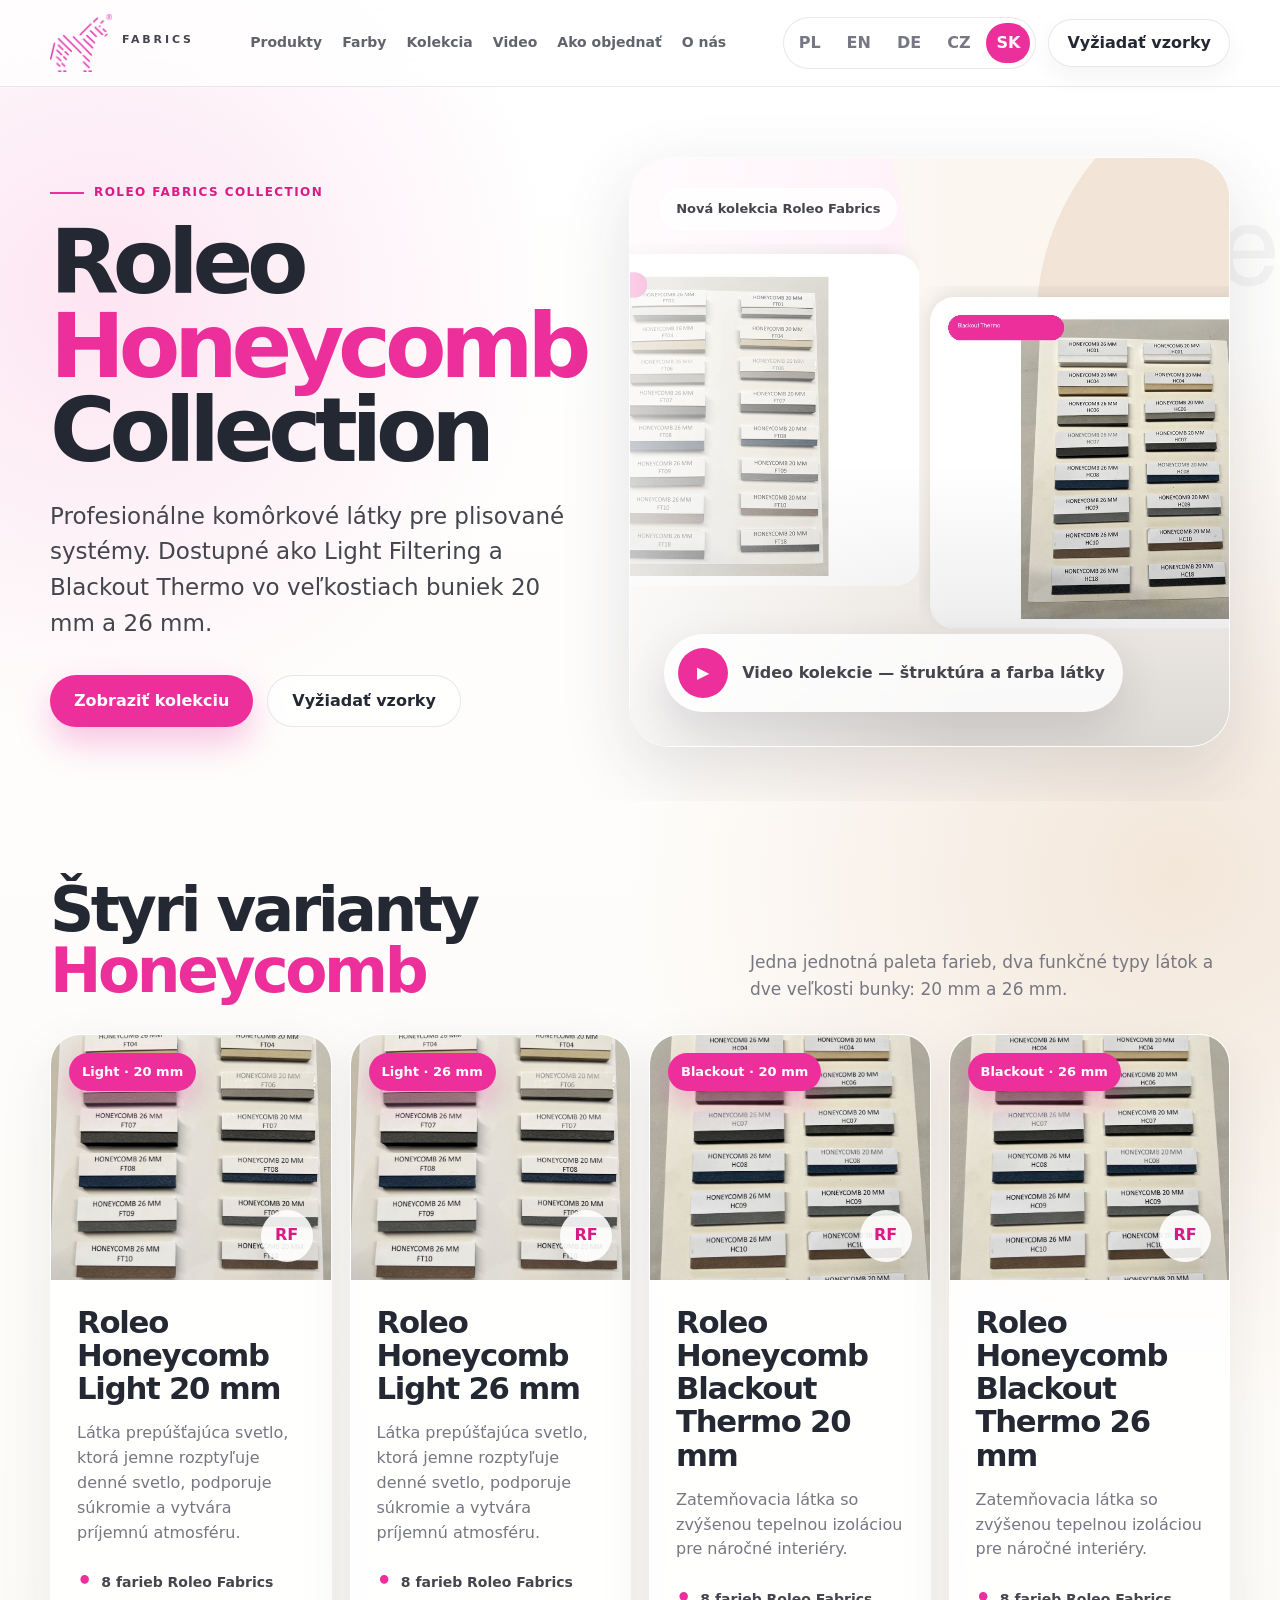
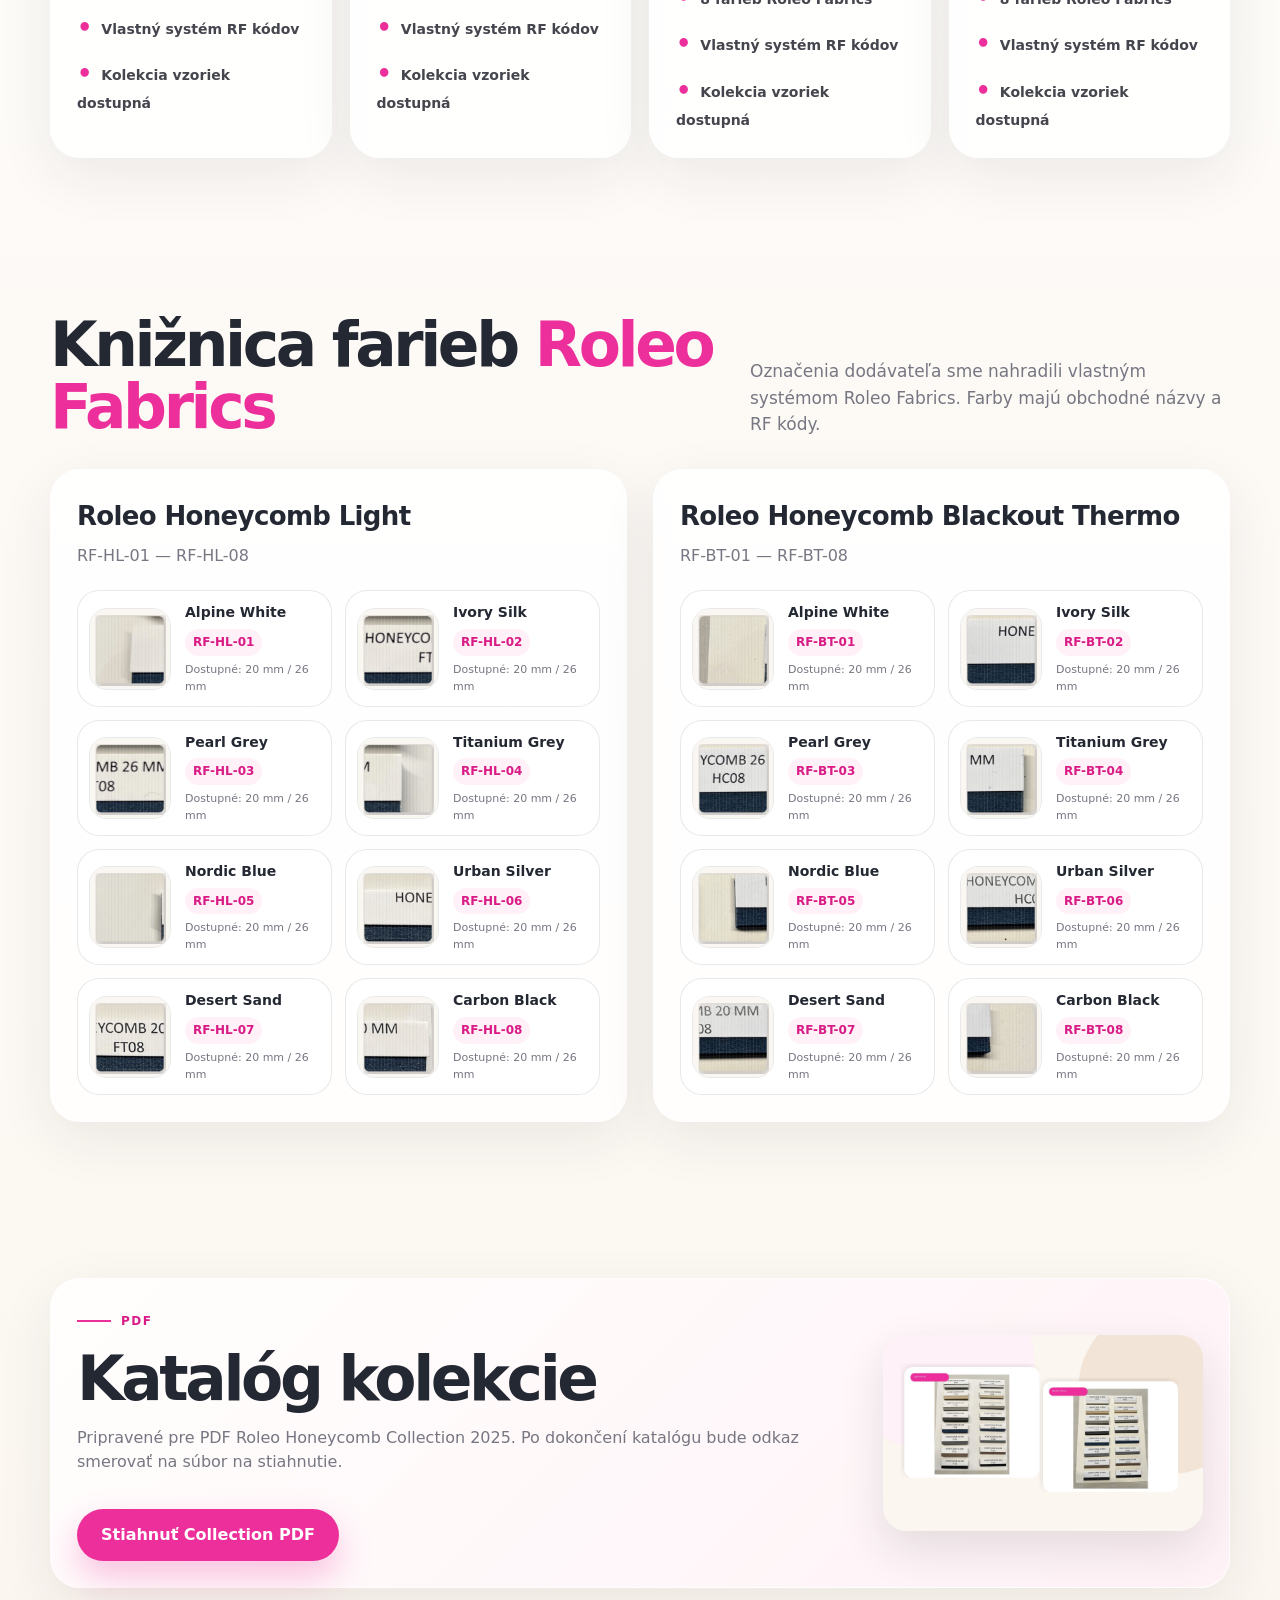
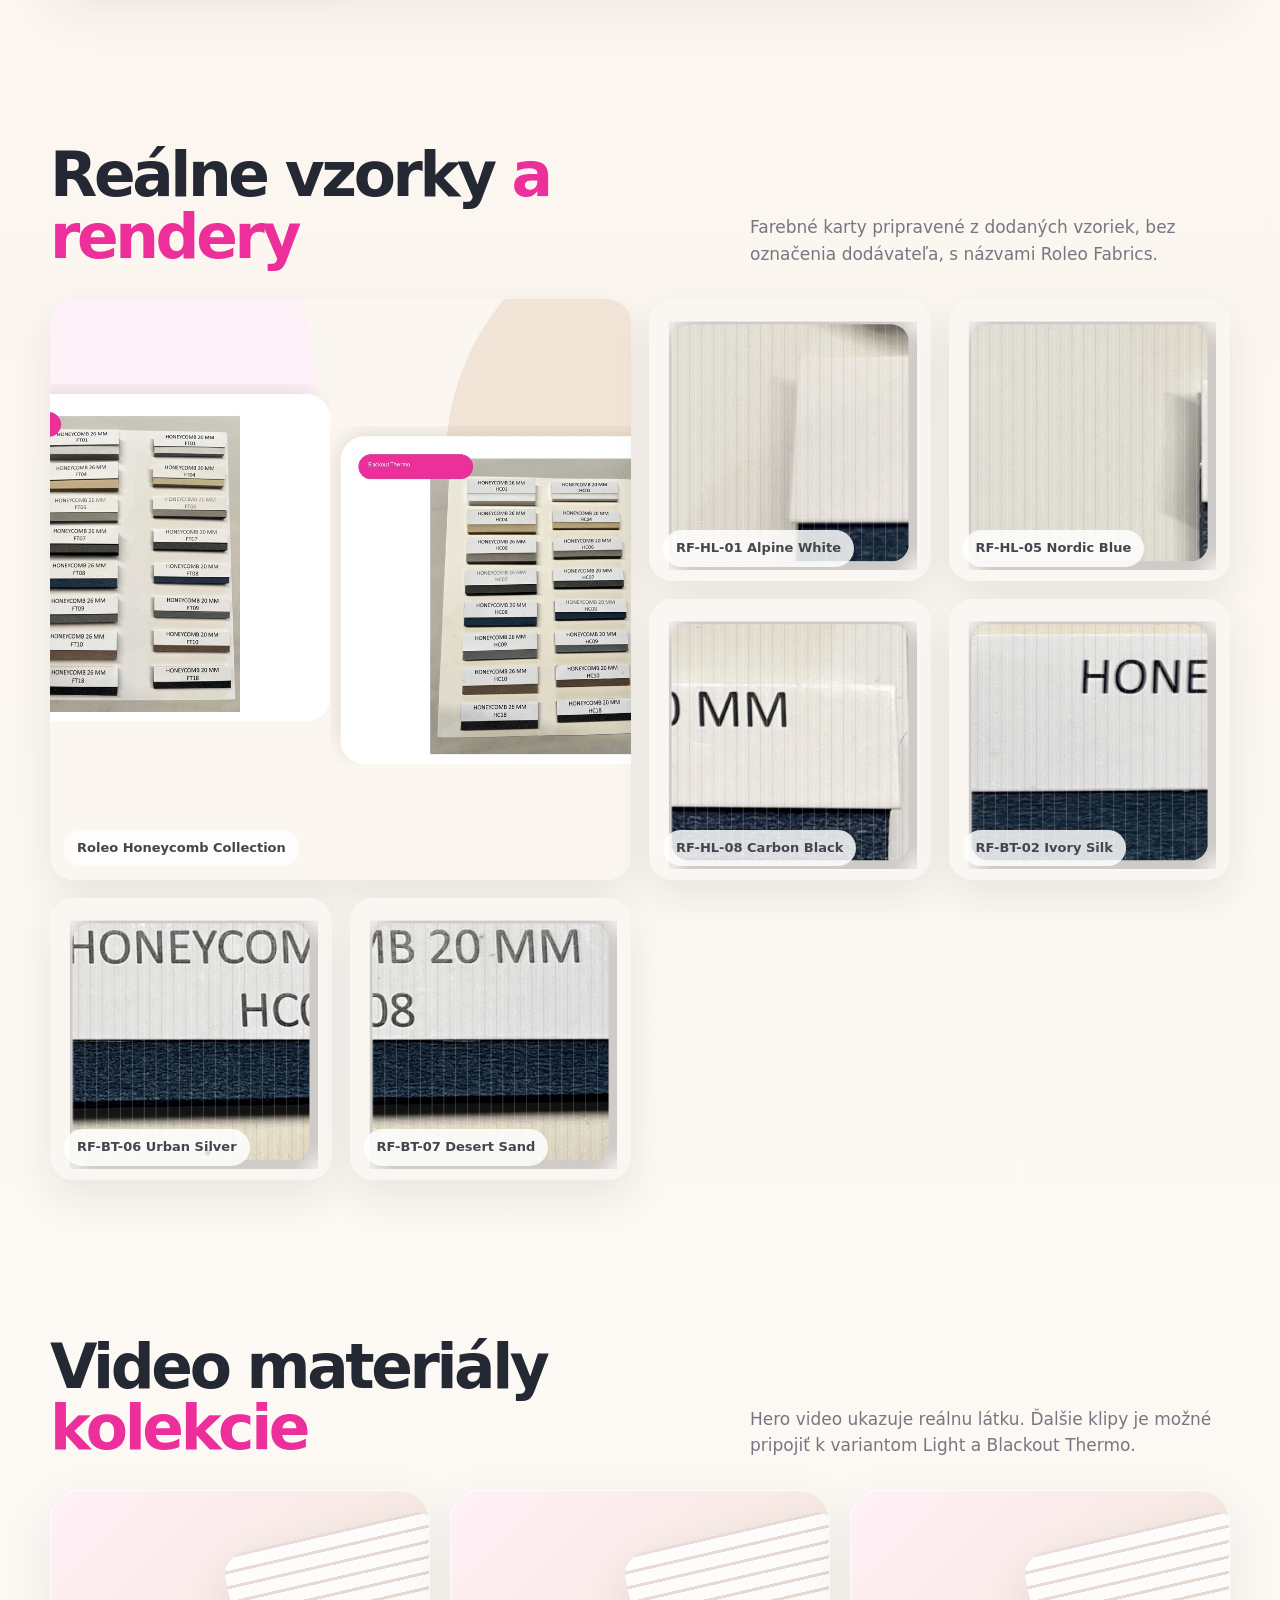
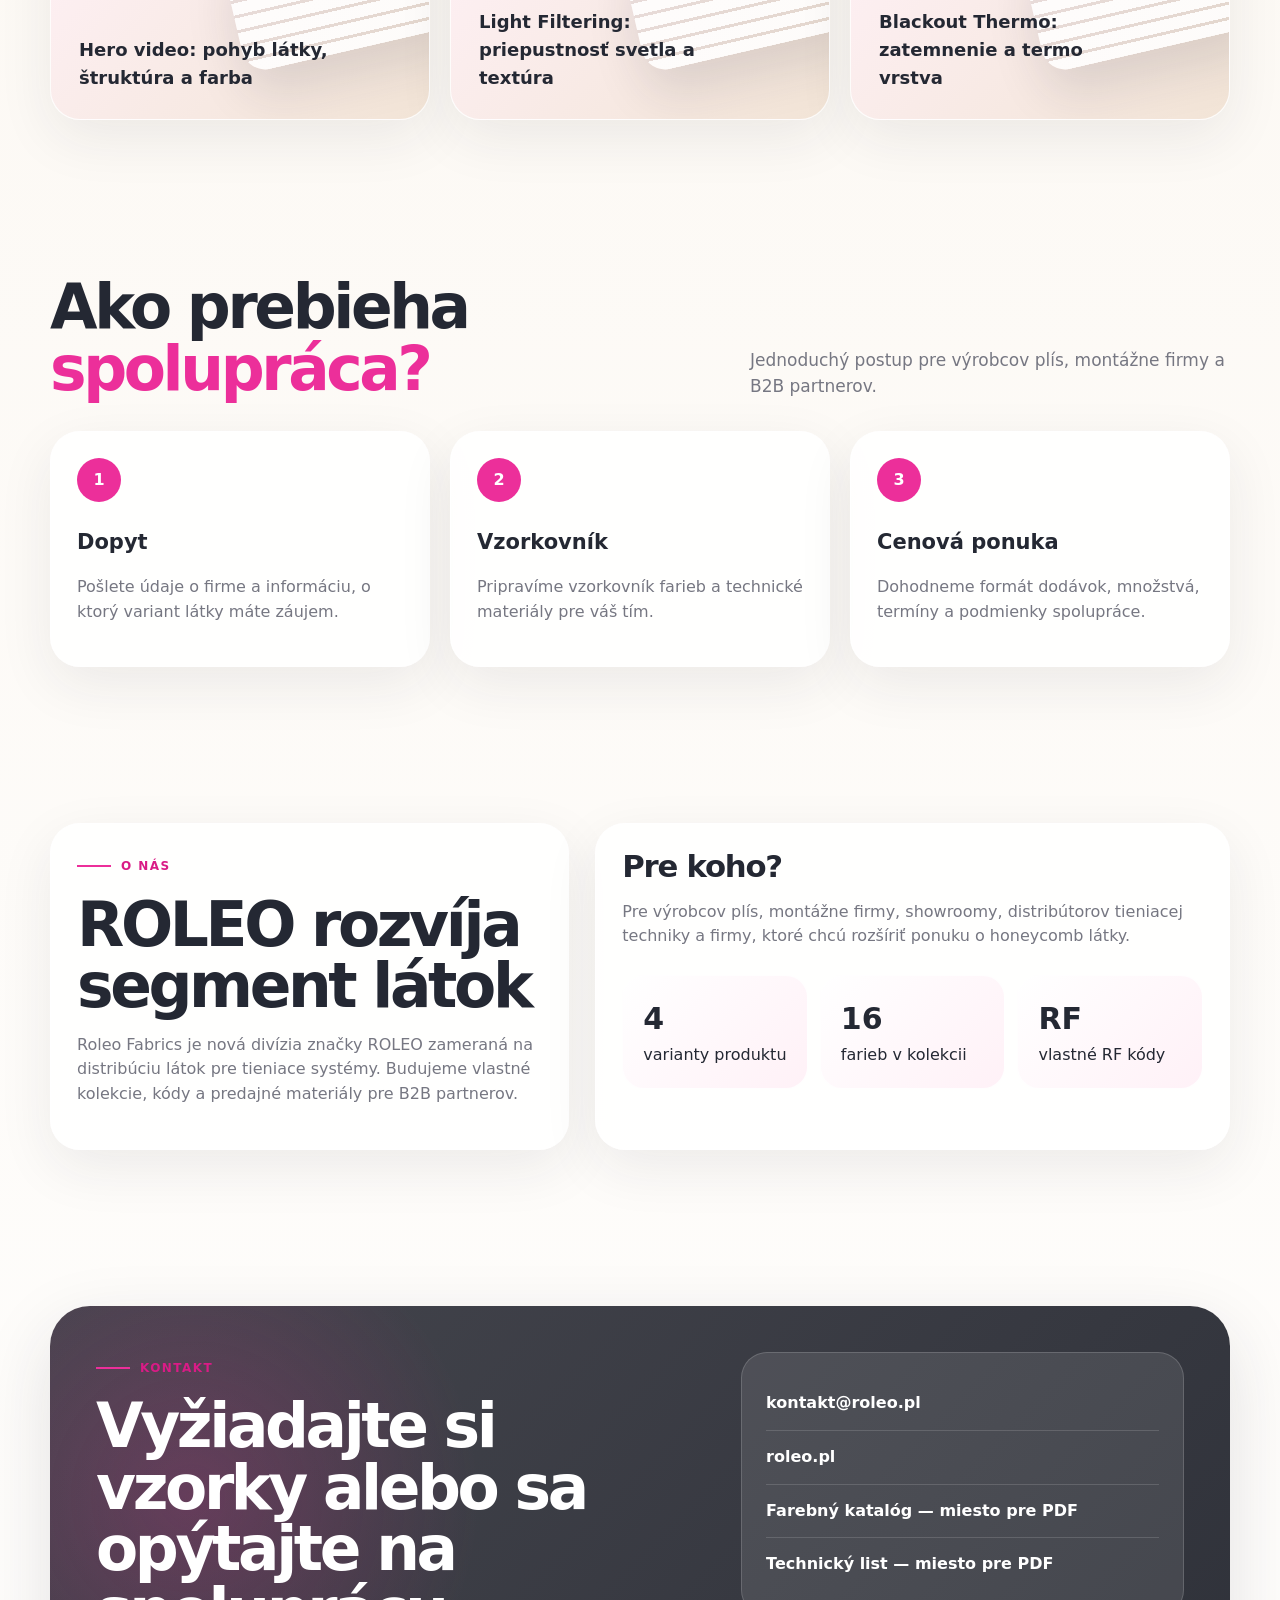
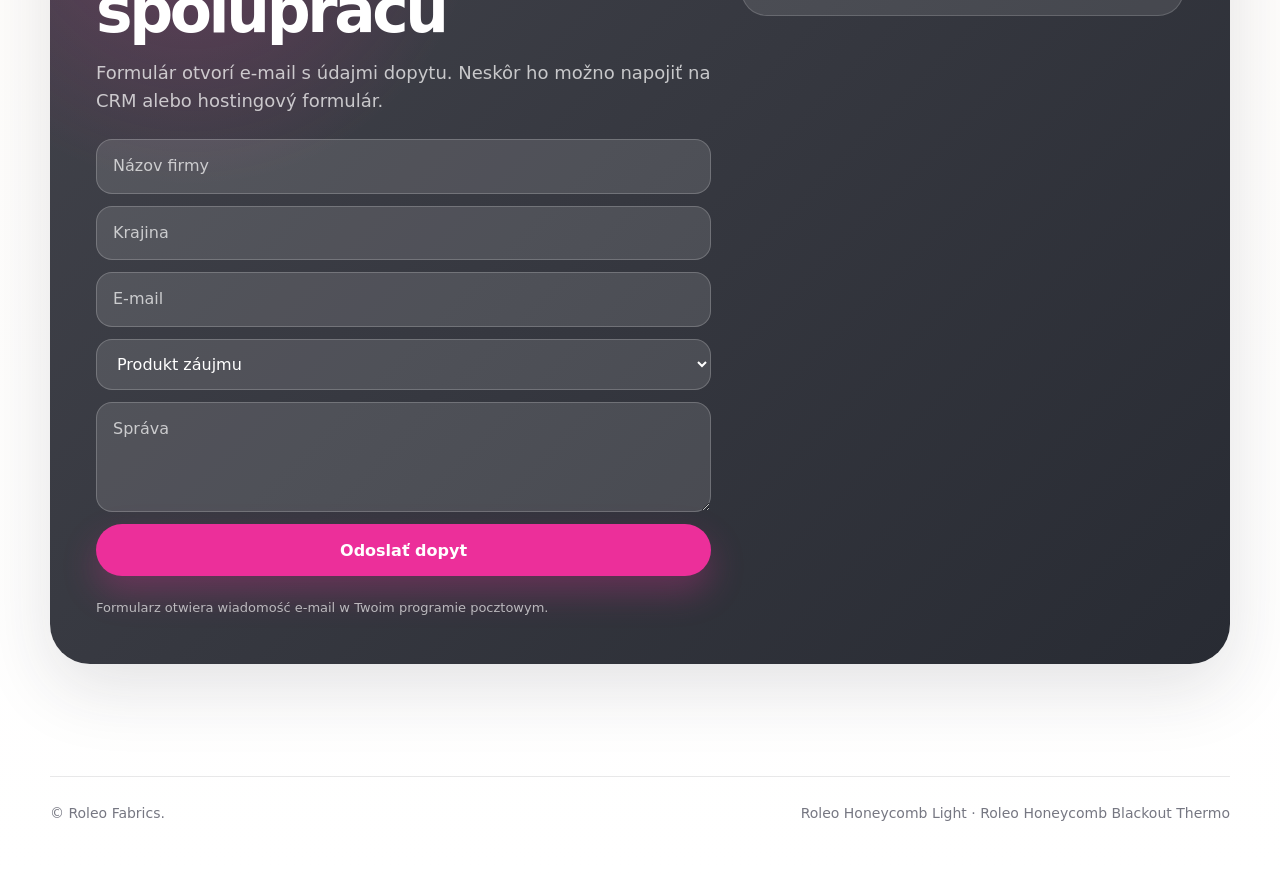
<file: sk/index.html>
<!doctype html>
<html lang="sk">
<head>
<meta charset="utf-8">
<meta name="viewport" content="width=device-width, initial-scale=1">
<title>Roleo Fabrics — Roleo Honeycomb Collection</title>
<meta name="description" content="Roleo Honeycomb Collection — komôrkové látky Light a Blackout Thermo vo verziách 20 mm a 26 mm pre výrobcov tieniacej techniky.">
<link rel="stylesheet" href="../assets/css/style.css">
<link rel="alternate" hreflang="pl" href="/">
<link rel="alternate" hreflang="en" href="/en/">
<link rel="alternate" hreflang="de" href="/de/">
<link rel="alternate" hreflang="cs" href="/cs/">
<link rel="alternate" hreflang="sk" href="/sk/">
</head>
<body>
<header class="top"><div class="container nav"><a class="brand" href="#start"><img src="../assets/images/roleo-logo.png" alt="Roleo"><small>FABRICS</small></a><nav class="links"><a href="#produkty">Produkty</a><a href="#kolory">Farby</a><a href="#galeria">Kolekcia</a><a href="#wideo">Video</a><a href="#wspolpraca">Ako objednať</a><a href="#onas">O nás</a></nav><div class="nav-actions"><div class="lang"><a class="" href="../">PL</a><a class="" href="../en/">EN</a><a class="" href="../de/">DE</a><a class="" href="../cs/">CZ</a><a class="active" href="../sk/">SK</a></div><a class="nav-cta" href="#kontakt">Vyžiadať vzorky</a></div></div></header>
<main id="start">
<section class="hero"><img class="zebra-bg" src="../assets/images/roleo-zebra.png" alt=""><div class="container hero-grid"><div><div class="eyebrow">Roleo Fabrics Collection</div><h1>Roleo <span>Honeycomb</span> Collection</h1><p class="lead">Profesionálne komôrkové látky pre plisované systémy. Dostupné ako Light Filtering a Blackout Thermo vo veľkostiach buniek 20 mm a 26 mm.</p><div class="actions"><a class="btn primary" href="#produkty">Zobraziť kolekciu</a><a class="btn ghost" href="#kontakt">Vyžiadať vzorky</a></div></div><aside class="hero-media"><video autoplay muted loop playsinline poster="../assets/images/honeycomb-collection-visual.jpg"><source src="../assets/videos/hero-video.mp4" type="video/mp4"></video><span class="badge">Nová kolekcia Roleo Fabrics</span><div class="play"><b>▶</b><span>Video kolekcie — štruktúra a farba látky</span></div></aside></div></section>
<section id="produkty"><div class="container"><div class="section-title"><h2>Štyri varianty <span>Honeycomb</span></h2><p>Jedna jednotná paleta farieb, dva funkčné typy látok a dve veľkosti bunky: 20 mm a 26 mm.</p></div><div class="product-grid">
<article class="product"><div class="product-media"><img src="../assets/images/honeycomb-light-overview.jpg" alt="Roleo Honeycomb Light 20 mm"><span class="tag">Light · 20 mm</span><span class="mini">RF</span></div><div class="body"><h3>Roleo Honeycomb Light 20 mm</h3><p>Látka prepúšťajúca svetlo, ktorá jemne rozptyľuje denné svetlo, podporuje súkromie a vytvára príjemnú atmosféru.</p><ul><li>8 farieb Roleo Fabrics</li><li>Vlastný systém RF kódov</li><li>Kolekcia vzoriek dostupná</li></ul></div></article>
<article class="product"><div class="product-media"><img src="../assets/images/honeycomb-light-overview.jpg" alt="Roleo Honeycomb Light 26 mm"><span class="tag">Light · 26 mm</span><span class="mini">RF</span></div><div class="body"><h3>Roleo Honeycomb Light 26 mm</h3><p>Látka prepúšťajúca svetlo, ktorá jemne rozptyľuje denné svetlo, podporuje súkromie a vytvára príjemnú atmosféru.</p><ul><li>8 farieb Roleo Fabrics</li><li>Vlastný systém RF kódov</li><li>Kolekcia vzoriek dostupná</li></ul></div></article>
<article class="product"><div class="product-media"><img src="../assets/images/honeycomb-blackout-overview.jpg" alt="Roleo Honeycomb Blackout Thermo 20 mm"><span class="tag">Blackout · 20 mm</span><span class="mini">RF</span></div><div class="body"><h3>Roleo Honeycomb Blackout Thermo 20 mm</h3><p>Zatemňovacia látka so zvýšenou tepelnou izoláciou pre náročné interiéry.</p><ul><li>8 farieb Roleo Fabrics</li><li>Vlastný systém RF kódov</li><li>Kolekcia vzoriek dostupná</li></ul></div></article>
<article class="product"><div class="product-media"><img src="../assets/images/honeycomb-blackout-overview.jpg" alt="Roleo Honeycomb Blackout Thermo 26 mm"><span class="tag">Blackout · 26 mm</span><span class="mini">RF</span></div><div class="body"><h3>Roleo Honeycomb Blackout Thermo 26 mm</h3><p>Zatemňovacia látka so zvýšenou tepelnou izoláciou pre náročné interiéry.</p><ul><li>8 farieb Roleo Fabrics</li><li>Vlastný systém RF kódov</li><li>Kolekcia vzoriek dostupná</li></ul></div></article>
</div></div></section>
<section id="kolory"><div class="container"><div class="section-title"><h2>Knižnica farieb <span>Roleo Fabrics</span></h2><p>Označenia dodávateľa sme nahradili vlastným systémom Roleo Fabrics. Farby majú obchodné názvy a RF kódy.</p></div><div class="palette"><div class="palette-card"><h4>Roleo Honeycomb Light</h4><p>RF-HL-01 — RF-HL-08</p><div class="swatches">
        <article class="swatch-card">
          <img src="../assets/images/swatches/rf-hl-01.jpg" alt="Alpine White">
          <div><b>Alpine White</b><code>RF-HL-01</code><span>Dostupné: 20 mm / 26 mm</span></div>
        </article>

        <article class="swatch-card">
          <img src="../assets/images/swatches/rf-hl-02.jpg" alt="Ivory Silk">
          <div><b>Ivory Silk</b><code>RF-HL-02</code><span>Dostupné: 20 mm / 26 mm</span></div>
        </article>

        <article class="swatch-card">
          <img src="../assets/images/swatches/rf-hl-03.jpg" alt="Pearl Grey">
          <div><b>Pearl Grey</b><code>RF-HL-03</code><span>Dostupné: 20 mm / 26 mm</span></div>
        </article>

        <article class="swatch-card">
          <img src="../assets/images/swatches/rf-hl-04.jpg" alt="Titanium Grey">
          <div><b>Titanium Grey</b><code>RF-HL-04</code><span>Dostupné: 20 mm / 26 mm</span></div>
        </article>

        <article class="swatch-card">
          <img src="../assets/images/swatches/rf-hl-05.jpg" alt="Nordic Blue">
          <div><b>Nordic Blue</b><code>RF-HL-05</code><span>Dostupné: 20 mm / 26 mm</span></div>
        </article>

        <article class="swatch-card">
          <img src="../assets/images/swatches/rf-hl-06.jpg" alt="Urban Silver">
          <div><b>Urban Silver</b><code>RF-HL-06</code><span>Dostupné: 20 mm / 26 mm</span></div>
        </article>

        <article class="swatch-card">
          <img src="../assets/images/swatches/rf-hl-07.jpg" alt="Desert Sand">
          <div><b>Desert Sand</b><code>RF-HL-07</code><span>Dostupné: 20 mm / 26 mm</span></div>
        </article>

        <article class="swatch-card">
          <img src="../assets/images/swatches/rf-hl-08.jpg" alt="Carbon Black">
          <div><b>Carbon Black</b><code>RF-HL-08</code><span>Dostupné: 20 mm / 26 mm</span></div>
        </article></div></div><div class="palette-card"><h4>Roleo Honeycomb Blackout Thermo</h4><p>RF-BT-01 — RF-BT-08</p><div class="swatches">
        <article class="swatch-card">
          <img src="../assets/images/swatches/rf-bt-01.jpg" alt="Alpine White">
          <div><b>Alpine White</b><code>RF-BT-01</code><span>Dostupné: 20 mm / 26 mm</span></div>
        </article>

        <article class="swatch-card">
          <img src="../assets/images/swatches/rf-bt-02.jpg" alt="Ivory Silk">
          <div><b>Ivory Silk</b><code>RF-BT-02</code><span>Dostupné: 20 mm / 26 mm</span></div>
        </article>

        <article class="swatch-card">
          <img src="../assets/images/swatches/rf-bt-03.jpg" alt="Pearl Grey">
          <div><b>Pearl Grey</b><code>RF-BT-03</code><span>Dostupné: 20 mm / 26 mm</span></div>
        </article>

        <article class="swatch-card">
          <img src="../assets/images/swatches/rf-bt-04.jpg" alt="Titanium Grey">
          <div><b>Titanium Grey</b><code>RF-BT-04</code><span>Dostupné: 20 mm / 26 mm</span></div>
        </article>

        <article class="swatch-card">
          <img src="../assets/images/swatches/rf-bt-05.jpg" alt="Nordic Blue">
          <div><b>Nordic Blue</b><code>RF-BT-05</code><span>Dostupné: 20 mm / 26 mm</span></div>
        </article>

        <article class="swatch-card">
          <img src="../assets/images/swatches/rf-bt-06.jpg" alt="Urban Silver">
          <div><b>Urban Silver</b><code>RF-BT-06</code><span>Dostupné: 20 mm / 26 mm</span></div>
        </article>

        <article class="swatch-card">
          <img src="../assets/images/swatches/rf-bt-07.jpg" alt="Desert Sand">
          <div><b>Desert Sand</b><code>RF-BT-07</code><span>Dostupné: 20 mm / 26 mm</span></div>
        </article>

        <article class="swatch-card">
          <img src="../assets/images/swatches/rf-bt-08.jpg" alt="Carbon Black">
          <div><b>Carbon Black</b><code>RF-BT-08</code><span>Dostupné: 20 mm / 26 mm</span></div>
        </article></div></div></div></div></section>
<section><div class="container"><div class="download-card"><div><div class="eyebrow">PDF</div><h2>Katalóg kolekcie</h2><p>Pripravené pre PDF Roleo Honeycomb Collection 2025. Po dokončení katalógu bude odkaz smerovať na súbor na stiahnutie.</p><div class="actions"><a class="btn primary" href="#kontakt">Stiahnuť Collection PDF</a></div></div><img src="../assets/images/honeycomb-collection-visual.jpg" alt="Roleo Honeycomb Collection"></div></div></section>
<section id="galeria"><div class="container"><div class="section-title"><h2>Reálne vzorky <span>a rendery</span></h2><p>Farebné karty pripravené z dodaných vzoriek, bez označenia dodávateľa, s názvami Roleo Fabrics.</p></div><div class="gallery"><figure class="fabric-shot"><img src="../assets/images/honeycomb-collection-visual.jpg" alt="Roleo Honeycomb Collection"><figcaption>Roleo Honeycomb Collection</figcaption></figure><figure class="fabric-shot"><img src="../assets/images/swatches/rf-hl-01.jpg" alt="RF-HL-01 Alpine White"><figcaption>RF-HL-01 Alpine White</figcaption></figure><figure class="fabric-shot"><img src="../assets/images/swatches/rf-hl-05.jpg" alt="RF-HL-05 Nordic Blue"><figcaption>RF-HL-05 Nordic Blue</figcaption></figure><figure class="fabric-shot"><img src="../assets/images/swatches/rf-hl-08.jpg" alt="RF-HL-08 Carbon Black"><figcaption>RF-HL-08 Carbon Black</figcaption></figure><figure class="fabric-shot"><img src="../assets/images/swatches/rf-bt-02.jpg" alt="RF-BT-02 Ivory Silk"><figcaption>RF-BT-02 Ivory Silk</figcaption></figure><figure class="fabric-shot"><img src="../assets/images/swatches/rf-bt-06.jpg" alt="RF-BT-06 Urban Silver"><figcaption>RF-BT-06 Urban Silver</figcaption></figure><figure class="fabric-shot"><img src="../assets/images/swatches/rf-bt-07.jpg" alt="RF-BT-07 Desert Sand"><figcaption>RF-BT-07 Desert Sand</figcaption></figure></div></div></section>
<section id="wideo"><div class="container"><div class="section-title"><h2>Video materiály <span>kolekcie</span></h2><p>Hero video ukazuje reálnu látku. Ďalšie klipy je možné pripojiť k variantom Light a Blackout Thermo.</p></div><div class="media-row"><div class="media-box"><strong>Hero video: pohyb látky, štruktúra a farba</strong></div><div class="media-box"><strong>Light Filtering: priepustnosť svetla a textúra</strong></div><div class="media-box"><strong>Blackout Thermo: zatemnenie a termo vrstva</strong></div></div></div></section>
<section id="wspolpraca"><div class="container"><div class="section-title"><h2>Ako prebieha <span>spolupráca?</span></h2><p>Jednoduchý postup pre výrobcov plís, montážne firmy a B2B partnerov.</p></div><div class="steps"><article class="step"><b>1</b><h4>Dopyt</h4><p>Pošlete údaje o firme a informáciu, o ktorý variant látky máte záujem.</p></article><article class="step"><b>2</b><h4>Vzorkovník</h4><p>Pripravíme vzorkovník farieb a technické materiály pre váš tím.</p></article><article class="step"><b>3</b><h4>Cenová ponuka</h4><p>Dohodneme formát dodávok, množstvá, termíny a podmienky spolupráce.</p></article></div></div></section>
<section id="onas"><div class="container about"><div class="about-card"><div class="eyebrow">O nás</div><h2>ROLEO rozvíja segment látok</h2><p>Roleo Fabrics je nová divízia značky ROLEO zameraná na distribúciu látok pre tieniace systémy. Budujeme vlastné kolekcie, kódy a predajné materiály pre B2B partnerov.</p></div><div class="about-card"><h3>Pre koho?</h3><p>Pre výrobcov plís, montážne firmy, showroomy, distribútorov tieniacej techniky a firmy, ktoré chcú rozšíriť ponuku o honeycomb látky.</p><div class="stats"><div class="stat"><strong>4</strong><span>varianty produktu</span></div><div class="stat"><strong>16</strong><span>farieb v kolekcii</span></div><div class="stat"><strong>RF</strong><span>vlastné RF kódy</span></div></div></div></div></section>
<section id="kontakt"><div class="container"><div class="contact"><div><div class="eyebrow">Kontakt</div><h2>Vyžiadajte si vzorky alebo sa opýtajte na spoluprácu</h2><p>Formulár otvorí e-mail s údajmi dopytu. Neskôr ho možno napojiť na CRM alebo hostingový formulár.</p><form class="form" data-contact><input name="company" placeholder="Názov firmy"><input name="country" placeholder="Krajina"><input type="email" name="email" placeholder="E-mail"><select name="product"><option>Produkt záujmu</option><option>Roleo Honeycomb Light 20 mm</option><option>Roleo Honeycomb Light 26 mm</option><option>Roleo Honeycomb Blackout Thermo 20 mm</option><option>Roleo Honeycomb Blackout Thermo 26 mm</option></select><textarea name="message" placeholder="Správa"></textarea><button class="btn primary" type="submit">Odoslať dopyt</button><div class="form-note">Formularz otwiera wiadomość e-mail w Twoim programie pocztowym.</div></form></div><div class="contact-box"><a href="mailto:kontakt@roleo.pl">kontakt@roleo.pl</a><a href="https://roleo.pl">roleo.pl</a><a href="#">Farebný katalóg — miesto pre PDF</a><a href="#">Technický list — miesto pre PDF</a></div></div></div></section>
</main>
<footer><div class="container"><span>© Roleo Fabrics.</span><span>Roleo Honeycomb Light · Roleo Honeycomb Blackout Thermo</span></div></footer>
<script src="../assets/js/main.js"></script>
</body></html>
</file>
<file: assets/css/style.css>
:root{--magenta:#ec2f9a;--magenta2:#d91b86;--ink:#242833;--graphite:#44454d;--muted:#767782;--cream:#fbf6ef;--blush:#fff1f7;--sand:#f2e4d6;--white:rgba(255,255,255,.84);--line:rgba(68,69,77,.12);--shadow:0 24px 70px rgba(36,40,51,.13);--radius:30px}*{box-sizing:border-box}html{scroll-behavior:smooth}body{margin:0;font-family:Inter,ui-sans-serif,system-ui,-apple-system,"Segoe UI",Arial,sans-serif;color:var(--ink);background:radial-gradient(circle at 8% 4%,rgba(236,47,154,.12),transparent 28rem),radial-gradient(circle at 92% 12%,rgba(242,228,214,.9),transparent 34rem),linear-gradient(180deg,#fff 0%,var(--cream) 48%,#fff 100%);line-height:1.55}a{color:inherit;text-decoration:none}.container{width:min(1180px,calc(100% - 44px));margin:auto}.top{position:sticky;top:0;z-index:10;background:rgba(255,255,255,.76);backdrop-filter:blur(18px);border-bottom:1px solid var(--line)}.nav{min-height:86px;display:flex;align-items:center;justify-content:space-between;gap:22px}.brand{display:flex;align-items:center;gap:10px}.brand img{height:58px;display:block}.brand small{display:block;letter-spacing:.26em;font-weight:900;font-size:11px;text-align:right;margin-top:-6px;color:var(--graphite)}.links{display:flex;gap:20px;font-size:14px;font-weight:700;color:rgba(36,40,51,.72)}.links a:hover{color:var(--magenta)}.nav-actions{display:flex;align-items:center;gap:12px}.nav-cta{padding:11px 18px;border-radius:999px;background:white;border:1px solid var(--line);font-weight:800;box-shadow:0 10px 24px rgba(36,40,51,.05)}.lang{display:flex;gap:6px;padding:5px;border-radius:999px;background:rgba(255,255,255,.78);border:1px solid var(--line)}.lang a{border-radius:999px;padding:8px 10px;font-weight:900;color:var(--muted)}.lang a.active{background:var(--magenta);color:white}.hero{padding:70px 0 54px;position:relative;overflow:hidden}.zebra-bg{position:absolute;right:-110px;top:60px;width:440px;opacity:.055;pointer-events:none}.hero-grid{display:grid;grid-template-columns:.92fr 1.08fr;gap:44px;align-items:center;position:relative}.eyebrow{display:inline-flex;gap:10px;align-items:center;color:var(--magenta2);font-weight:900;letter-spacing:.12em;text-transform:uppercase;font-size:12px;margin-bottom:18px}.eyebrow:before{content:"";width:34px;height:2px;background:var(--magenta)}h1{font-size:clamp(48px,7vw,94px);line-height:.94;letter-spacing:-.07em;margin:0}h1 span,h2 span{color:var(--magenta)}.lead{font-size:clamp(18px,2vw,23px);max-width:610px;color:var(--graphite);margin:26px 0 0}.actions{display:flex;gap:14px;flex-wrap:wrap;margin-top:34px}.btn{display:inline-flex;align-items:center;justify-content:center;min-height:52px;padding:0 24px;border-radius:999px;font-weight:900;transition:.2s;border:0;font-family:inherit;font-size:16px;cursor:pointer}.btn:hover{transform:translateY(-2px)}.primary{background:var(--magenta);color:white;box-shadow:0 16px 34px rgba(236,47,154,.28)}.ghost{background:rgba(255,255,255,.72);border:1px solid var(--line)}.hero-media{min-height:590px;border-radius:40px;position:relative;overflow:hidden;box-shadow:var(--shadow);border:1px solid rgba(255,255,255,.9);background:#eee}.hero-media img,.hero-media video{position:absolute;inset:0;width:100%;height:100%;object-fit:cover}.hero-media:after{content:"";position:absolute;inset:0;background:linear-gradient(90deg,rgba(255,255,255,.76),transparent 55%),linear-gradient(0deg,rgba(36,40,51,.14),transparent 48%)}.play{position:absolute;left:34px;bottom:34px;z-index:2;display:flex;gap:14px;align-items:center;padding:14px 18px 14px 14px;border-radius:999px;background:rgba(255,255,255,.82);backdrop-filter:blur(12px);font-weight:850;color:var(--graphite);box-shadow:0 18px 45px rgba(36,40,51,.13)}.play b{display:grid;place-items:center;width:50px;height:50px;border-radius:50%;background:var(--magenta);color:white}.badge{position:absolute;z-index:2;top:30px;left:30px;background:rgba(255,255,255,.8);border:1px solid rgba(255,255,255,.9);border-radius:999px;padding:10px 15px;font-size:13px;font-weight:850;color:var(--graphite)}section{padding:78px 0}.section-title{display:flex;justify-content:space-between;align-items:end;gap:28px;margin-bottom:32px}h2{font-size:clamp(34px,4.8vw,62px);line-height:1;letter-spacing:-.055em;margin:0}.section-title p{max-width:480px;color:var(--muted);margin:0;font-size:17px}.product-grid{display:grid;grid-template-columns:repeat(4,1fr);gap:18px}.product,.palette-card,.media-box,.step,.about-card,.download-card{background:var(--white);border:1px solid rgba(255,255,255,.88);border-radius:var(--radius);box-shadow:0 18px 55px rgba(36,40,51,.08)}.product{overflow:hidden}.product-media{height:245px;position:relative;overflow:hidden}.product-media img,.product-media video{width:100%;height:100%;object-fit:cover;transition:transform .5s}.product:hover img{transform:scale(1.04)}.tag{position:absolute;top:18px;left:18px;background:var(--magenta);color:white;border-radius:999px;padding:9px 13px;font-weight:900;box-shadow:0 12px 25px rgba(236,47,154,.28);font-size:13px}.mini{position:absolute;right:18px;bottom:18px;width:52px;height:52px;border-radius:50%;display:grid;place-items:center;background:rgba(255,255,255,.88);color:var(--magenta2);font-weight:900;box-shadow:0 16px 36px rgba(36,40,51,.12)}.body,.palette-card,.step,.about-card,.download-card{padding:26px}h3{font-size:clamp(23px,2.4vw,32px);line-height:1.08;letter-spacing:-.04em;margin:0}.body p,.step p,.about-card p,.download-card p{color:var(--muted)}ul{list-style:none;padding:0;margin:18px 0 0;display:grid;gap:9px;color:var(--graphite);font-weight:650;font-size:14px}li:before{content:"•";color:var(--magenta);font-size:24px;margin-right:9px;vertical-align:-2px}.palette{display:grid;grid-template-columns:1fr 1fr;gap:26px}.palette-card h4{font-size:26px;margin:0 0 7px;letter-spacing:-.025em}.palette-card>p{margin:0 0 22px;color:var(--muted)}.swatches{display:grid;grid-template-columns:repeat(2,1fr);gap:13px}.swatch-card{display:grid;grid-template-columns:82px 1fr;gap:14px;align-items:center;background:rgba(255,255,255,.78);border:1px solid var(--line);border-radius:22px;padding:11px;min-height:104px}.swatch-card img{width:82px;height:82px;object-fit:cover;border-radius:18px;border:1px solid rgba(36,40,51,.1)}.swatch-card b{display:block;font-size:14px}.swatch-card code{display:inline-block;margin-top:5px;color:var(--magenta2);font-weight:900;background:var(--blush);border-radius:999px;padding:4px 8px;font-family:inherit;font-size:12px}.swatch-card span{display:block;margin-top:5px;font-size:11px;color:var(--muted)}.download-card{display:grid;grid-template-columns:1fr 320px;align-items:center;gap:28px;background:linear-gradient(135deg,rgba(255,255,255,.86),rgba(255,241,247,.86))}.download-card img{width:100%;border-radius:24px;box-shadow:0 18px 45px rgba(36,40,51,.12)}.gallery{display:grid;grid-template-columns:repeat(4,1fr);gap:18px}.fabric-shot{margin:0;border-radius:24px;overflow:hidden;position:relative;box-shadow:0 16px 42px rgba(36,40,51,.09);background:white}.fabric-shot:first-child{grid-column:span 2;grid-row:span 2}.fabric-shot img{width:100%;height:100%;min-height:230px;object-fit:cover;display:block}.fabric-shot figcaption{position:absolute;left:14px;bottom:14px;background:rgba(255,255,255,.84);border-radius:999px;padding:8px 13px;font-weight:850;font-size:13px;color:var(--graphite)}.media-row,.steps{display:grid;grid-template-columns:repeat(3,1fr);gap:20px}.media-box{min-height:230px;background:linear-gradient(135deg,var(--blush),var(--sand));display:flex;align-items:end;position:relative;overflow:hidden;padding:28px}.media-box:after{content:"";position:absolute;right:-22px;top:40px;width:220px;height:120px;border-radius:24px;background:repeating-linear-gradient(0deg,rgba(255,255,255,.86),rgba(255,255,255,.86) 12px,rgba(36,40,51,.08) 12px,rgba(36,40,51,.08) 15px);transform:rotate(-13deg);box-shadow:0 24px 50px rgba(36,40,51,.13)}.media-box strong{position:relative;z-index:1;font-size:18px;max-width:260px}.step b{display:grid;place-items:center;width:44px;height:44px;border-radius:50%;background:var(--magenta);color:white;margin-bottom:24px}.step h4{font-size:21px;margin:0 0 8px}.about{display:grid;grid-template-columns:.9fr 1.1fr;gap:26px}.stats{display:grid;grid-template-columns:repeat(3,1fr);gap:12px;margin-top:26px}.stat{border-radius:22px;background:linear-gradient(135deg,#fff,var(--blush));padding:20px;border:1px solid rgba(255,255,255,.9)}.stat strong{font-size:30px;display:block}.contact{border-radius:40px;padding:46px;background:radial-gradient(circle at 12% 20%,rgba(236,47,154,.22),transparent 18rem),linear-gradient(135deg,var(--graphite),#282b33);color:white;display:grid;grid-template-columns:1fr .72fr;gap:30px;align-items:start;box-shadow:var(--shadow)}.contact h2{color:white}.contact p{color:rgba(255,255,255,.72);font-size:18px}.contact-box{background:rgba(255,255,255,.1);border:1px solid rgba(255,255,255,.16);border-radius:26px;padding:24px}.contact-box a{display:block;padding:14px 0;border-bottom:1px solid rgba(255,255,255,.14);color:white;font-weight:800}.contact-box a:last-child{border:0}.form{display:grid;gap:12px;margin-top:24px}.form input,.form textarea,.form select{width:100%;border:1px solid rgba(255,255,255,.2);background:rgba(255,255,255,.12);color:white;border-radius:16px;padding:14px 16px;font:inherit}.form input::placeholder,.form textarea::placeholder{color:rgba(255,255,255,.7)}.form textarea{min-height:110px;resize:vertical}.form-note{font-size:13px;color:rgba(255,255,255,.65);margin-top:10px}footer{padding:34px 0 52px;color:var(--muted);font-size:14px}footer .container{border-top:1px solid var(--line);padding-top:26px;display:flex;justify-content:space-between;gap:20px}@media(max-width:1120px){.links{display:none}.product-grid{grid-template-columns:repeat(2,1fr)}}@media(max-width:960px){.hero-grid,.palette,.about,.contact,.download-card{grid-template-columns:1fr}.gallery{grid-template-columns:repeat(2,1fr)}.steps,.media-row{grid-template-columns:repeat(2,1fr)}.hero-media{min-height:470px}}@media(max-width:640px){.container{width:min(100% - 28px,1180px)}.nav{min-height:74px}.brand img{height:45px}.nav-cta{display:none}.hero{padding-top:42px}.section-title{display:block}.section-title p{margin-top:14px}.gallery,.steps,.media-row,.stats,.swatches,.product-grid{grid-template-columns:1fr}.fabric-shot:first-child{grid-column:auto;grid-row:auto}.contact{padding:30px;border-radius:28px}footer .container{display:block}.zebra-bg{display:none}}
</file>
